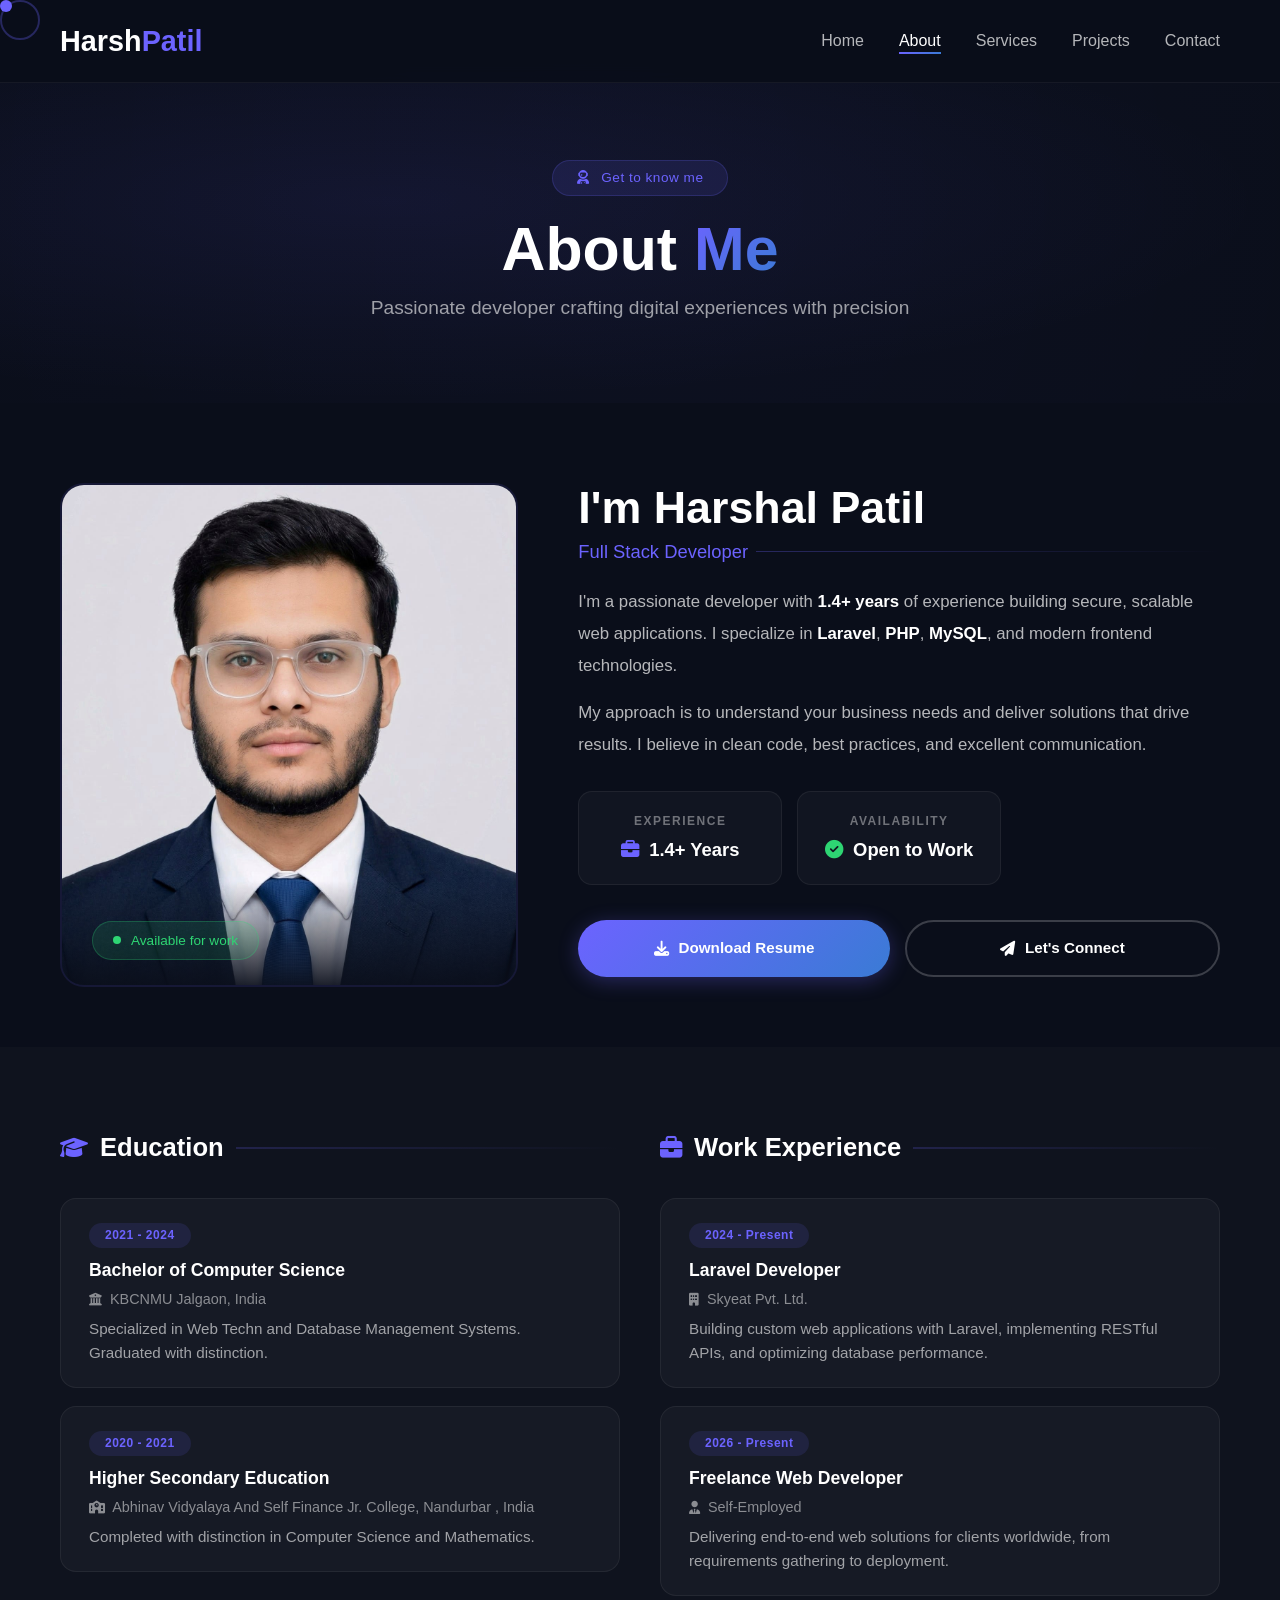
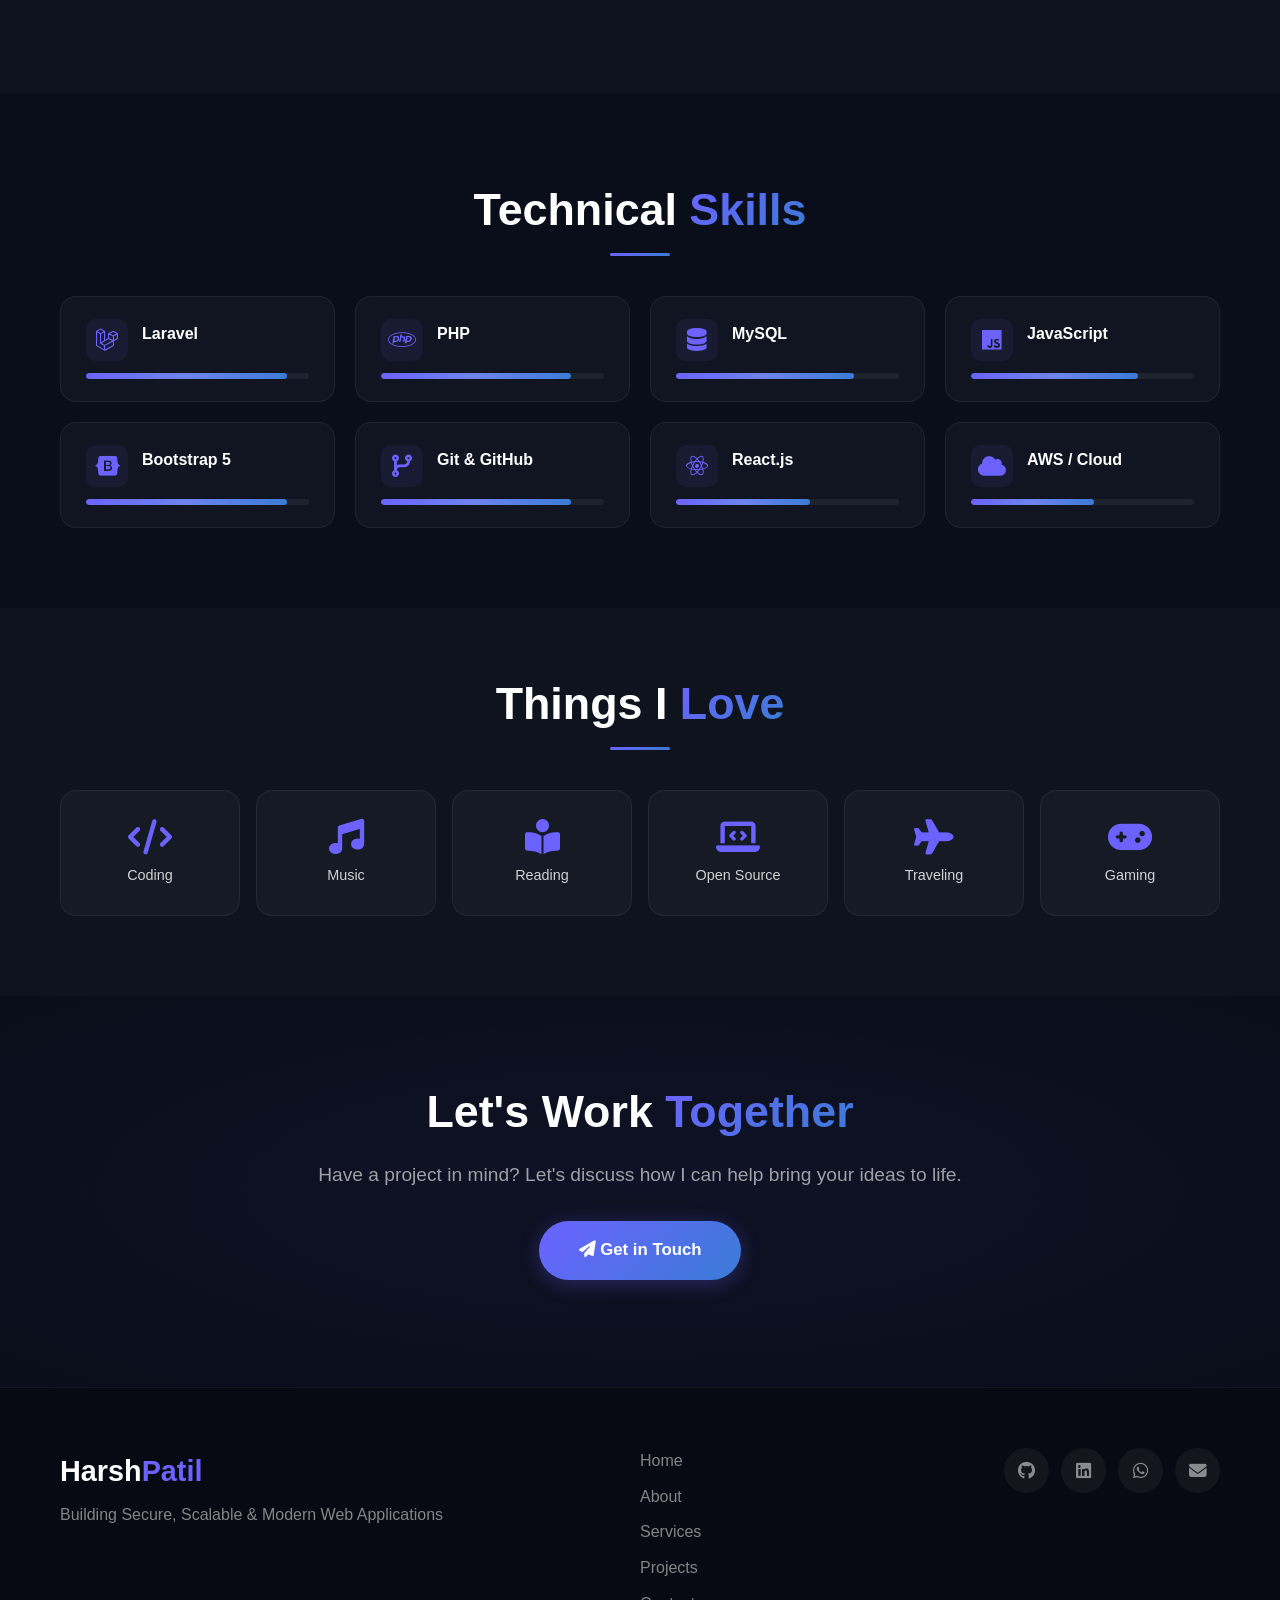
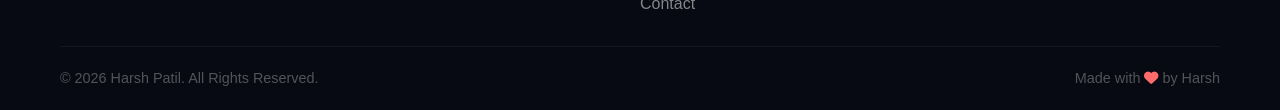
<file: about.html>
<!DOCTYPE html>
<html lang="en">
<head>
    <meta charset="UTF-8" />
    <meta name="viewport" content="width=device-width, initial-scale=1.0" />
    <title>About - Harshal Patil</title>
    <link rel="stylesheet" href="assets/css/style.css" />
    <link rel="stylesheet" href="https://cdnjs.cloudflare.com/ajax/libs/font-awesome/6.4.0/css/all.min.css" />
    <style>
        /* ====== ABOUT PAGE SPECIFIC STYLES ====== */
        
        /* Page Header */
        .page-header {
            padding: 160px 0 80px;
            text-align: center;
            position: relative;
            overflow: hidden;
            background: radial-gradient(ellipse at 30% 50%, rgba(108, 99, 255, 0.08), transparent 70%);
        }
        .page-header::before {
            content: '';
            position: absolute;
            top: -50%;
            left: -50%;
            width: 200%;
            height: 200%;
            background: radial-gradient(circle at center, rgba(108, 99, 255, 0.03), transparent 60%);
            animation: rotateGlow 30s linear infinite;
        }
        @keyframes rotateGlow {
            from { transform: rotate(0deg); }
            to { transform: rotate(360deg); }
        }
        .page-header .header-badge {
            display: inline-block;
            padding: 6px 24px;
            background: rgba(108, 99, 255, 0.12);
            border: 1px solid rgba(108, 99, 255, 0.2);
            border-radius: 50px;
            font-size: 0.85rem;
            color: #6c63ff;
            margin-bottom: 20px;
            position: relative;
            z-index: 1;
            letter-spacing: 0.5px;
        }
        .page-header .header-badge i {
            margin-right: 8px;
        }
        .page-header h1 {
            font-size: 3.8rem;
            font-weight: 800;
            position: relative;
            z-index: 1;
            line-height: 1.1;
        }
        .page-header h1 .highlight {
            background: linear-gradient(135deg, #6c63ff, #3a7bd5);
            -webkit-background-clip: text;
            -webkit-text-fill-color: transparent;
            background-clip: text;
        }
        .page-header .subtitle {
            color: rgba(255, 255, 255, 0.6);
            font-size: 1.2rem;
            position: relative;
            z-index: 1;
            margin-top: 10px;
        }

        /* About Content */
        .about-page {
            padding: 80px 0 60px;
        }
        .about-grid {
            display: grid;
            grid-template-columns: 1fr 1.4fr;
            gap: 60px;
            align-items: start;
        }

        /* About Image */
        .about-image-wrapper {
            position: relative;
        }
        .about-image {
            position: relative;
            border-radius: 24px;
            overflow: hidden;
            border: 2px solid rgba(108, 99, 255, 0.12);
            transition: all 0.5s cubic-bezier(0.175, 0.885, 0.32, 1.275);
        }
        .about-image:hover {
            border-color: rgba(108, 99, 255, 0.35);
            box-shadow: 0 20px 60px rgba(108, 99, 255, 0.1);
            transform: translateY(-5px);
        }
        .about-image img {
            width: 100%;
            height: 500px;
            object-fit: cover;
            transition: transform 0.6s cubic-bezier(0.175, 0.885, 0.32, 1.275);
        }
        .about-image:hover img {
            transform: scale(1.03);
        }
        .about-image .image-overlay {
            position: absolute;
            bottom: 0;
            left: 0;
            right: 0;
            padding: 40px 30px 25px;
            background: linear-gradient(to top, rgba(10, 14, 26, 0.92), transparent);
        }
        .image-overlay .status-badge {
            display: inline-flex;
            align-items: center;
            gap: 10px;
            padding: 8px 20px;
            background: rgba(46, 213, 115, 0.12);
            border: 1px solid rgba(46, 213, 115, 0.25);
            border-radius: 50px;
            color: #2ed573;
            font-size: 0.85rem;
            font-weight: 500;
        }
        .image-overlay .status-badge .dot {
            width: 8px;
            height: 8px;
            background: #2ed573;
            border-radius: 50%;
            animation: pulseDot 2s ease-in-out infinite;
        }
        @keyframes pulseDot {
            0%, 100% { opacity: 1; transform: scale(1); }
            50% { opacity: 0.5; transform: scale(0.7); }
        }

        /* Floating Elements */
        .floating-badge {
            position: absolute;
            padding: 12px 20px;
            background: rgba(255, 255, 255, 0.05);
            backdrop-filter: blur(12px);
            -webkit-backdrop-filter: blur(12px);
            border: 1px solid rgba(255, 255, 255, 0.08);
            border-radius: 12px;
            display: flex;
            align-items: center;
            gap: 10px;
            z-index: 3;
            font-size: 0.9rem;
            color: rgba(255, 255, 255, 0.8);
        }
        .floating-badge i {
            color: #6c63ff;
            font-size: 1.2rem;
        }
        .floating-badge .count {
            font-weight: 700;
            color: #fff;
        }
        .badge-top {
            top: 20px;
            right: -15px;
            animation: floatBadge 3s ease-in-out infinite;
        }
        .badge-bottom {
            bottom: 80px;
            left: -15px;
            animation: floatBadge 3s ease-in-out infinite 1.5s;
        }
        @keyframes floatBadge {
            0%, 100% { transform: translateY(0); }
            50% { transform: translateY(-10px); }
        }

        /* About Content */
        .about-content h2 {
            font-size: 2.8rem;
            font-weight: 700;
            margin-bottom: 4px;
            line-height: 1.1;
        }
        .about-content .role-title {
            font-size: 1.15rem;
            color: #6c63ff;
            font-weight: 500;
            margin-bottom: 20px;
            display: flex;
            align-items: center;
            gap: 8px;
        }
        .about-content .role-title .line {
            flex: 1;
            height: 1px;
            background: linear-gradient(to right, rgba(108, 99, 255, 0.3), transparent);
        }
        .about-content p {
            color: rgba(255, 255, 255, 0.7);
            line-height: 1.9;
            margin-bottom: 15px;
            font-size: 1.05rem;
        }
        .about-content p strong {
            color: #fff;
        }

        /* About Details */
        .about-details {
            display: grid;
            grid-template-columns: repeat(3, 1fr);
            gap: 15px;
            margin: 30px 0 35px;
        }
        .detail-item {
            padding: 20px 15px;
            background: rgba(255, 255, 255, 0.03);
            border: 1px solid rgba(255, 255, 255, 0.06);
            border-radius: 14px;
            text-align: center;
            transition: all 0.4s cubic-bezier(0.175, 0.885, 0.32, 1.275);
            cursor: default;
        }
        .detail-item:hover {
            background: rgba(108, 99, 255, 0.06);
            border-color: rgba(108, 99, 255, 0.2);
            transform: translateY(-4px);
            box-shadow: 0 10px 30px rgba(108, 99, 255, 0.05);
        }
        .detail-item .label {
            display: block;
            font-size: 0.75rem;
            color: rgba(255, 255, 255, 0.4);
            text-transform: uppercase;
            letter-spacing: 1.5px;
            font-weight: 600;
        }
        .detail-item .value {
            display: block;
            font-size: 1.15rem;
            font-weight: 700;
            color: #fff;
            margin-top: 4px;
        }
        .detail-item .value i {
            color: #6c63ff;
            margin-right: 5px;
        }
        .detail-item .value .check {
            color: #2ed573;
        }

        /* Action Buttons */
        .about-actions {
            display: flex;
            gap: 15px;
            flex-wrap: wrap;
        }
        .about-actions .btn {
            flex: 1;
            min-width: 160px;
            display: inline-flex;
            align-items: center;
            justify-content: center;
            gap: 10px;
        }

        /* ====== TIMELINE SECTION ====== */
        .timeline-section {
            padding: 80px 0;
            background: rgba(255, 255, 255, 0.02);
        }
        .timeline-grid {
            display: grid;
            grid-template-columns: 1fr 1fr;
            gap: 40px;
        }
        .timeline-column h2 {
            font-size: 1.6rem;
            margin-bottom: 30px;
            display: flex;
            align-items: center;
            gap: 12px;
            font-weight: 600;
        }
        .timeline-column h2 i {
            color: #6c63ff;
            font-size: 1.4rem;
        }
        .timeline-column h2::after {
            content: '';
            flex: 1;
            height: 2px;
            background: linear-gradient(to right, rgba(108, 99, 255, 0.2), transparent);
        }
        .timeline-item {
            padding: 22px 28px;
            background: rgba(255, 255, 255, 0.03);
            border: 1px solid rgba(255, 255, 255, 0.06);
            border-radius: 16px;
            margin-bottom: 18px;
            transition: all 0.4s cubic-bezier(0.175, 0.885, 0.32, 1.275);
            position: relative;
            overflow: hidden;
        }
        .timeline-item::before {
            content: '';
            position: absolute;
            top: 0;
            left: 0;
            width: 4px;
            height: 100%;
            background: linear-gradient(to bottom, #6c63ff, #3a7bd5);
            opacity: 0;
            transition: opacity 0.4s ease;
            border-radius: 0 4px 4px 0;
        }
        .timeline-item:hover {
            transform: translateX(6px);
            border-color: rgba(108, 99, 255, 0.2);
            box-shadow: 0 10px 30px rgba(108, 99, 255, 0.05);
        }
        .timeline-item:hover::before {
            opacity: 1;
        }
        .timeline-item .year-badge {
            display: inline-block;
            padding: 3px 16px;
            background: rgba(108, 99, 255, 0.12);
            border-radius: 50px;
            font-size: 0.75rem;
            color: #6c63ff;
            font-weight: 600;
            letter-spacing: 0.5px;
        }
        .timeline-item h3 {
            font-size: 1.1rem;
            margin: 8px 0 3px;
            font-weight: 600;
        }
        .timeline-item .company {
            color: rgba(255, 255, 255, 0.5);
            font-size: 0.9rem;
        }
        .timeline-item .company i {
            margin-right: 4px;
            font-size: 0.8rem;
        }
        .timeline-item .description {
            color: rgba(255, 255, 255, 0.6);
            font-size: 0.95rem;
            margin-top: 6px;
            line-height: 1.6;
        }

        /* ====== SKILLS SECTION ====== */
        .skills-section {
            padding: 80px 0;
        }
        .skills-grid {
            display: grid;
            grid-template-columns: repeat(auto-fit, minmax(260px, 1fr));
            gap: 20px;
            margin-top: 10px;
        }
        .skill-card {
            padding: 22px 25px;
            background: rgba(255, 255, 255, 0.03);
            border: 1px solid rgba(255, 255, 255, 0.06);
            border-radius: 16px;
            transition: all 0.4s cubic-bezier(0.175, 0.885, 0.32, 1.275);
        }
        .skill-card:hover {
            transform: translateY(-5px);
            border-color: rgba(108, 99, 255, 0.25);
            box-shadow: 0 10px 40px rgba(108, 99, 255, 0.06);
        }
        .skill-card .skill-header {
            display: flex;
            align-items: center;
            gap: 14px;
            margin-bottom: 12px;
        }
        .skill-card .skill-header .icon-wrapper {
            width: 42px;
            height: 42px;
            display: flex;
            align-items: center;
            justify-content: center;
            background: rgba(108, 99, 255, 0.08);
            border-radius: 10px;
            flex-shrink: 0;
        }
        .skill-card .skill-header .icon-wrapper i {
            font-size: 1.4rem;
            color: #6c63ff;
        }
        .skill-card .skill-header h3 {
            font-size: 1rem;
            font-weight: 600;
        }
        .skill-bar {
            width: 100%;
            height: 6px;
            background: rgba(255, 255, 255, 0.06);
            border-radius: 10px;
            overflow: hidden;
        }
        .skill-progress {
            height: 100%;
            border-radius: 10px;
            background: linear-gradient(90deg, #6c63ff, #3a7bd5);
            width: 0;
            transition: width 1.5s cubic-bezier(0.175, 0.885, 0.32, 1.275);
            position: relative;
        }
        .skill-progress::after {
            content: '';
            position: absolute;
            top: 0;
            left: 0;
            width: 100%;
            height: 100%;
            background: linear-gradient(90deg, transparent, rgba(255,255,255,0.15), transparent);
            animation: shimmer 2s infinite;
        }
        @keyframes shimmer {
            0% { transform: translateX(-100%); }
            100% { transform: translateX(100%); }
        }

        /* ====== INTERESTS SECTION ====== */
        .interests-section {
            padding: 60px 0 80px;
            background: rgba(255, 255, 255, 0.02);
        }
        .interests-grid {
            display: grid;
            grid-template-columns: repeat(auto-fit, minmax(140px, 1fr));
            gap: 16px;
        }
        .interest-item {
            padding: 28px 15px;
            text-align: center;
            background: rgba(255, 255, 255, 0.03);
            border: 1px solid rgba(255, 255, 255, 0.06);
            border-radius: 16px;
            transition: all 0.4s cubic-bezier(0.175, 0.885, 0.32, 1.275);
            cursor: default;
        }
        .interest-item:hover {
            transform: translateY(-5px) scale(1.03);
            border-color: rgba(108, 99, 255, 0.25);
            background: rgba(108, 99, 255, 0.05);
            box-shadow: 0 10px 30px rgba(108, 99, 255, 0.05);
        }
        .interest-item i {
            font-size: 2.2rem;
            color: #6c63ff;
            margin-bottom: 8px;
            display: block;
        }
        .interest-item span {
            font-size: 0.9rem;
            color: rgba(255, 255, 255, 0.8);
            font-weight: 500;
        }

        /* ====== TESTIMONIAL SECTION ====== */
        .testimonial-section {
            padding: 80px 0;
        }
        .testimonial-card {
            max-width: 780px;
            margin: 0 auto;
            padding: 45px 50px;
            text-align: center;
            background: rgba(255, 255, 255, 0.03);
            border: 1px solid rgba(255, 255, 255, 0.06);
            border-radius: 24px;
            position: relative;
            transition: all 0.4s ease;
        }
        .testimonial-card:hover {
            border-color: rgba(108, 99, 255, 0.15);
            box-shadow: 0 20px 60px rgba(108, 99, 255, 0.05);
        }
        .testimonial-card .quote-icon {
            font-size: 3rem;
            color: rgba(108, 99, 255, 0.12);
            margin-bottom: 15px;
        }
        .testimonial-card blockquote {
            font-size: 1.25rem;
            color: rgba(255, 255, 255, 0.85);
            font-style: italic;
            line-height: 1.9;
        }
        .testimonial-card .stars {
            margin: 15px 0;
            color: #f9ca24;
            letter-spacing: 3px;
            font-size: 1.1rem;
        }
        .testimonial-card .author {
            margin-top: 20px;
            display: flex;
            align-items: center;
            justify-content: center;
            gap: 14px;
        }
        .testimonial-card .author .avatar {
            width: 52px;
            height: 52px;
            border-radius: 50%;
            object-fit: cover;
            border: 2px solid rgba(108, 99, 255, 0.25);
        }
        .testimonial-card .author .info {
            text-align: left;
        }
        .testimonial-card .author .name {
            font-weight: 600;
            color: #fff;
            font-size: 1.05rem;
        }
        .testimonial-card .author .role {
            font-size: 0.85rem;
            color: rgba(255, 255, 255, 0.5);
        }

        /* ====== CTA SECTION ====== */
        .cta-section {
            padding: 80px 0 100px;
            background: radial-gradient(ellipse at center, rgba(108, 99, 255, 0.05), transparent);
            text-align: center;
        }
        .cta-section h2 {
            font-size: 2.8rem;
            margin-bottom: 12px;
        }
        .cta-section p {
            color: rgba(255, 255, 255, 0.6);
            font-size: 1.2rem;
            margin-bottom: 30px;
        }
        .cta-section .btn {
            padding: 16px 40px;
            font-size: 1.05rem;
        }
        .pulse-animation {
            animation: pulseBtn 2s ease-in-out infinite;
        }
        @keyframes pulseBtn {
            0%, 100% { box-shadow: 0 4px 25px rgba(108, 99, 255, 0.3); }
            50% { box-shadow: 0 4px 50px rgba(108, 99, 255, 0.5); }
        }

        /* ====== RESPONSIVE ====== */
        @media (max-width: 1024px) {
            .about-grid {
                grid-template-columns: 1fr;
                gap: 40px;
            }
            .about-image img {
                height: 400px;
            }
            .timeline-grid {
                grid-template-columns: 1fr;
                gap: 30px;
            }
            .badge-top, .badge-bottom {
                display: none;
            }
        }

        @media (max-width: 768px) {
            .page-header {
                padding: 130px 0 60px;
            }
            .page-header h1 {
                font-size: 2.8rem;
            }
            .page-header .subtitle {
                font-size: 1rem;
            }
            .about-content h2 {
                font-size: 2.2rem;
            }
            .about-details {
                grid-template-columns: 1fr 1fr;
            }
            .about-image img {
                height: 320px;
            }
            .about-actions .btn {
                flex: none;
                width: 100%;
            }
            .testimonial-card {
                padding: 30px 25px;
            }
            .testimonial-card blockquote {
                font-size: 1.1rem;
            }
            .cta-section h2 {
                font-size: 2.2rem;
            }
            .skills-grid {
                grid-template-columns: 1fr 1fr;
            }
        }

        @media (max-width: 480px) {
            .page-header h1 {
                font-size: 2.2rem;
            }
            .about-content h2 {
                font-size: 1.8rem;
            }
            .about-details {
                grid-template-columns: 1fr;
                gap: 10px;
            }
            .skills-grid {
                grid-template-columns: 1fr;
            }
            .interests-grid {
                grid-template-columns: repeat(2, 1fr);
            }
            .about-image img {
                height: 260px;
            }
            .testimonial-card blockquote {
                font-size: 1rem;
            }
            .cta-section h2 {
                font-size: 1.8rem;
            }
            .timeline-item {
                padding: 18px 20px;
            }
            .detail-item .value {
                font-size: 1rem;
            }
        }
    </style>
</head>
<body>
    <!-- ====== PRELOADER ====== -->
    <div id="preloader">
        <div class="loader">
            <div class="loader-ring"></div>
            <div class="loader-ring"></div>
            <div class="loader-ring"></div>
            <div class="loader-text">Loading...</div>
        </div>
    </div>

    <!-- ====== CUSTOM CURSOR ====== -->
    <div class="cursor"></div>
    <div class="cursor-follower"></div>

    <!-- ====== NAVBAR ====== -->
    <nav class="navbar" id="navbar">
        <div class="container">
            <a href="index.html" class="logo">Harsh<span>Patil</span></a>
            <ul class="nav-links">
                <li><a href="index.html">Home</a></li>
                <li><a href="about.html" class="active">About</a></li>
                <li><a href="services.html">Services</a></li>
                <li><a href="projects.html">Projects</a></li>
                <li><a href="contact.html">Contact</a></li>
            </ul>
            <div class="hamburger" id="hamburger">
                <span></span>
                <span></span>
                <span></span>
            </div>
        </div>
    </nav>

    <!-- ====== PAGE HEADER ====== -->
    <section class="page-header">
        <div class="container">
            <div class="header-badge">
                <i class="fas fa-user-astronaut"></i> Get to know me
            </div>
            <h1>About <span class="highlight">Me</span></h1>
            <p class="subtitle">Passionate developer crafting digital experiences with precision</p>
        </div>
    </section>

    <!-- ====== ABOUT CONTENT ====== -->
    <section class="about-page">
        <div class="container">
            <div class="about-grid">
                <div class="about-image-wrapper">
                    <div class="about-image">
                        <img src="assets/images/profile.jpg" alt="Harsh Patil" />
                        <div class="image-overlay">
                            <div class="status-badge">
                                <span class="dot"></span>
                                Available for work
                            </div>
                        </div>
                    </div>
                    <!-- Floating Badges -->
                    <!-- <div class="floating-badge badge-top">
                        <i class="fas fa-code"></i>
                        <div>
                            <span class="count">20+</span> Projects
                        </div>
                    </div>
                    <div class="floating-badge badge-bottom">
                        <i class="fas fa-trophy"></i>
                        <div>
                            <span class="count">100%</span> Satisfaction
                        </div>
                    </div> -->
                </div>
                <div class="about-content">
                    <h2>I'm Harshal Patil</h2>
                    <div class="role-title">
                         Full Stack Developer
                        <span class="line"></span>
                    </div>
                    <p>
                        I'm a passionate developer with <strong>1.4+ years</strong> of experience building 
                        secure, scalable web applications. I specialize in <strong>Laravel</strong>, 
                        <strong>PHP</strong>, <strong>MySQL</strong>, and modern frontend technologies.
                    </p>
                    <p>
                        My approach is to understand your business needs and deliver solutions that drive 
                        results. I believe in clean code, best practices, and excellent communication.
                    </p>
                    
                    <div class="about-details">
                        <div class="detail-item">
                            <span class="label">Experience</span>
                            <span class="value"><i class="fas fa-briefcase"></i> 1.4+ Years</span>
                        </div>
                        <!-- <div class="detail-item">
                            <span class="label">Projects</span>
                            <span class="value"><i class="fas fa-rocket"></i> 20+ Completed</span>
                        </div> -->
                        <div class="detail-item">
                            <span class="label">Availability</span>
                            <span class="value"><i class="fas fa-check-circle check"></i> Open to Work</span>
                        </div>
                    </div>

                    <div class="about-actions">
                        <a href="assets/resume/Harsh_Patil_Resume.pdf" class="btn btn-primary" download>
                            <i class="fas fa-download"></i> Download Resume
                        </a>
                        <a href="contact.html" class="btn btn-secondary">
                            <i class="fas fa-paper-plane"></i> Let's Connect
                        </a>
                    </div>
                </div>
            </div>
        </div>
    </section>

    <!-- ====== TIMELINE SECTION ====== -->
    <section class="timeline-section">
        <div class="container">
            <div class="timeline-grid">
                <div class="timeline-column">
                    <h2><i class="fas fa-graduation-cap"></i> Education</h2>
                    <div class="timeline-item">
                        <span class="year-badge">2021 - 2024</span>
                        <h3>Bachelor of Computer Science</h3>
                        <div class="company"><i class="fas fa-university"></i> KBCNMU Jalgaon, India</div>
                        <p class="description">Specialized in Web Techn and Database Management Systems. Graduated with distinction.</p>
                    </div>
                    <div class="timeline-item">
                        <span class="year-badge">2020 - 2021</span>
                        <h3>Higher Secondary Education</h3>
                        <div class="company"><i class="fas fa-school"></i> Abhinav Vidyalaya And Self Finance Jr. College, Nandurbar
, India</div>
                        <p class="description">Completed with distinction in Computer Science and Mathematics.</p>
                    </div>
                </div>
                <div class="timeline-column">
                    <h2><i class="fas fa-briefcase"></i> Work Experience</h2>
                    <div class="timeline-item">
                        <span class="year-badge">2024 - Present</span>
                        <h3>Laravel Developer</h3>
                        <div class="company"><i class="fas fa-building"></i> Skyeat Pvt. Ltd.</div>
                        <p class="description">Building custom web applications with Laravel, implementing RESTful APIs, and optimizing database performance.</p>
                    </div>
                    <div class="timeline-item">
                        <span class="year-badge">2026 - Present</span>
                        <h3>Freelance Web Developer</h3>
                        <div class="company"><i class="fas fa-user-tie"></i> Self-Employed</div>
                        <p class="description">Delivering end-to-end web solutions for clients worldwide, from requirements gathering to deployment.</p>
                    </div>
                </div>
            </div>
        </div>
    </section>

    <!-- ====== SKILLS SECTION ====== -->
    <section class="skills-section" id="skills">
        <div class="container">
            <h2 class="section-title">Technical <span class="gradient-text">Skills</span></h2>
            <div class="skills-grid">
                <div class="skill-card">
                    <div class="skill-header">
                        <div class="icon-wrapper"><i class="fab fa-laravel"></i></div>
                        <h3>Laravel</h3>
                    </div>
                    <div class="skill-bar">
                        <div class="skill-progress" style="width: 90%" data-width="90%"></div>
                    </div>
                </div>
                <div class="skill-card">
                    <div class="skill-header">
                        <div class="icon-wrapper"><i class="fab fa-php"></i></div>
                        <h3>PHP</h3>
                    </div>
                    <div class="skill-bar">
                        <div class="skill-progress" style="width: 85%" data-width="85%"></div>
                    </div>
                </div>
                <div class="skill-card">
                    <div class="skill-header">
                        <div class="icon-wrapper"><i class="fas fa-database"></i></div>
                        <h3>MySQL</h3>
                    </div>
                    <div class="skill-bar">
                        <div class="skill-progress" style="width: 80%" data-width="80%"></div>
                    </div>
                </div>
                <div class="skill-card">
                    <div class="skill-header">
                        <div class="icon-wrapper"><i class="fab fa-js"></i></div>
                        <h3>JavaScript</h3>
                    </div>
                    <div class="skill-bar">
                        <div class="skill-progress" style="width: 75%" data-width="75%"></div>
                    </div>
                </div>
                <div class="skill-card">
                    <div class="skill-header">
                        <div class="icon-wrapper"><i class="fab fa-bootstrap"></i></div>
                        <h3>Bootstrap 5</h3>
                    </div>
                    <div class="skill-bar">
                        <div class="skill-progress" style="width: 90%" data-width="90%"></div>
                    </div>
                </div>
                <div class="skill-card">
                    <div class="skill-header">
                        <div class="icon-wrapper"><i class="fas fa-code-branch"></i></div>
                        <h3>Git & GitHub</h3>
                    </div>
                    <div class="skill-bar">
                        <div class="skill-progress" style="width: 85%" data-width="85%"></div>
                    </div>
                </div>
                <div class="skill-card">
                    <div class="skill-header">
                        <div class="icon-wrapper"><i class="fab fa-react"></i></div>
                        <h3>React.js</h3>
                    </div>
                    <div class="skill-bar">
                        <div class="skill-progress" style="width: 60%" data-width="60%"></div>
                    </div>
                </div>
                <div class="skill-card">
                    <div class="skill-header">
                        <div class="icon-wrapper"><i class="fas fa-cloud"></i></div>
                        <h3>AWS / Cloud</h3>
                    </div>
                    <div class="skill-bar">
                        <div class="skill-progress" style="width: 55%" data-width="55%"></div>
                    </div>
                </div>
            </div>
        </div>
    </section>

    <!-- ====== INTERESTS SECTION ====== -->
    <section class="interests-section">
        <div class="container">
            <h2 class="section-title">Things I <span class="gradient-text">Love</span></h2>
            <div class="interests-grid">
                <div class="interest-item">
                    <i class="fas fa-code"></i>
                    <span>Coding</span>
                </div>
                <div class="interest-item">
                    <i class="fas fa-music"></i>
                    <span>Music</span>
                </div>
                <div class="interest-item">
                    <i class="fas fa-book-reader"></i>
                    <span>Reading</span>
                </div>
                <div class="interest-item">
                    <i class="fas fa-laptop-code"></i>
                    <span>Open Source</span>
                </div>
                <div class="interest-item">
                    <i class="fas fa-plane"></i>
                    <span>Traveling</span>
                </div>
                <div class="interest-item">
                    <i class="fas fa-gamepad"></i>
                    <span>Gaming</span>
                </div>
            </div>
        </div>
    </section>

    <!-- ====== TESTIMONIAL SECTION ====== -->
    <!-- <section class="testimonial-section">
        <div class="container">
            <div class="testimonial-card glassmorphism">
                <div class="quote-icon">
                    <i class="fas fa-quote-left"></i>
                </div>
                <blockquote>
                    "Harsh is an exceptional developer who consistently delivers high-quality work. 
                    His attention to detail and problem-solving skills make him a valuable asset to any project."
                </blockquote>
                <div class="stars">
                    <i class="fas fa-star"></i>
                    <i class="fas fa-star"></i>
                    <i class="fas fa-star"></i>
                    <i class="fas fa-star"></i>
                    <i class="fas fa-star"></i>
                </div>
                <div class="author">
                    <img src="assets/images/avatar-placeholder.jpg" alt="Client" class="avatar" />
                    <div class="info">
                        <div class="name">John Doe</div>
                        <div class="role">CEO, Tech Solutions Inc.</div>
                    </div>
                </div>
            </div>
        </div>
    </section> -->

    <!-- ====== CTA SECTION ====== -->
    <section class="cta-section">
        <div class="container">
            <h2>Let's Work <span class="gradient-text">Together</span></h2>
            <p>Have a project in mind? Let's discuss how I can help bring your ideas to life.</p>
            <a href="contact.html" class="btn btn-primary btn-large pulse-animation">
                <i class="fas fa-paper-plane"></i> Get in Touch
            </a>
        </div>
    </section>

    <!-- ====== FOOTER ====== -->
    <footer class="footer">
        <div class="container">
            <div class="footer-content">
                <div class="footer-brand">
                    <h3>Harsh<span>Patil</span></h3>
                    <p>Building Secure, Scalable &amp; Modern Web Applications</p>
                </div>
                <div class="footer-links">
                    <a href="index.html">Home</a>
                    <a href="about.html">About</a>
                    <a href="services.html">Services</a>
                    <a href="projects.html">Projects</a>
                    <a href="contact.html">Contact</a>
                </div>
                <div class="footer-social">
                    <a href="#" class="social-icon"><i class="fab fa-github"></i></a>
                    <a href="#" class="social-icon"><i class="fab fa-linkedin"></i></a>
                    <a href="#" class="social-icon"><i class="fab fa-whatsapp"></i></a>
                    <a href="#" class="social-icon"><i class="fas fa-envelope"></i></a>
                </div>
            </div>
            <div class="footer-bottom">
                <p>&copy; 2026 Harsh Patil. All Rights Reserved.</p>
                <div class="footer-heart">
                    Made with <i class="fas fa-heart"></i> by Harsh
                </div>
            </div>
        </div>
    </footer>

    <!-- ====== BACK TO TOP ====== -->
    <button class="back-to-top" id="back-to-top">
        <i class="fas fa-arrow-up"></i>
    </button>

    <script src="assets/js/script.js"></script>
</body>
</html>
</file>
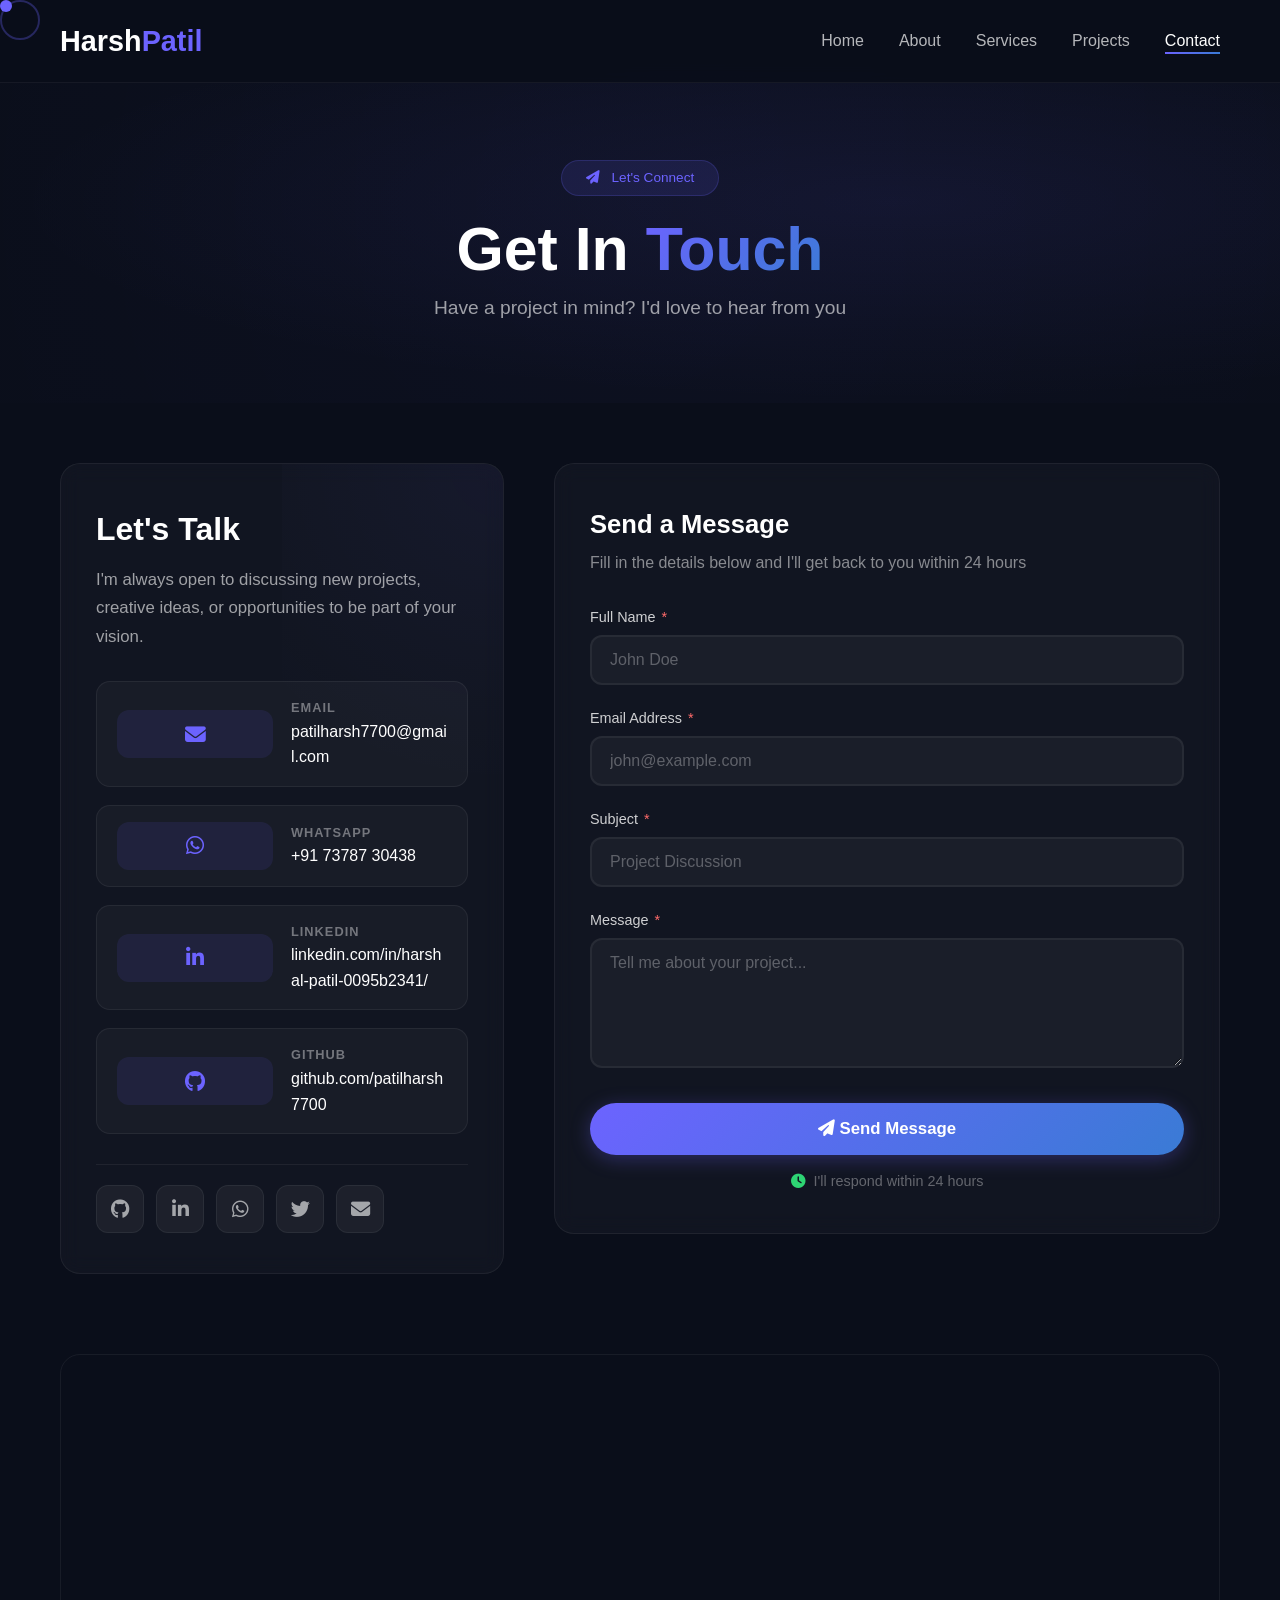
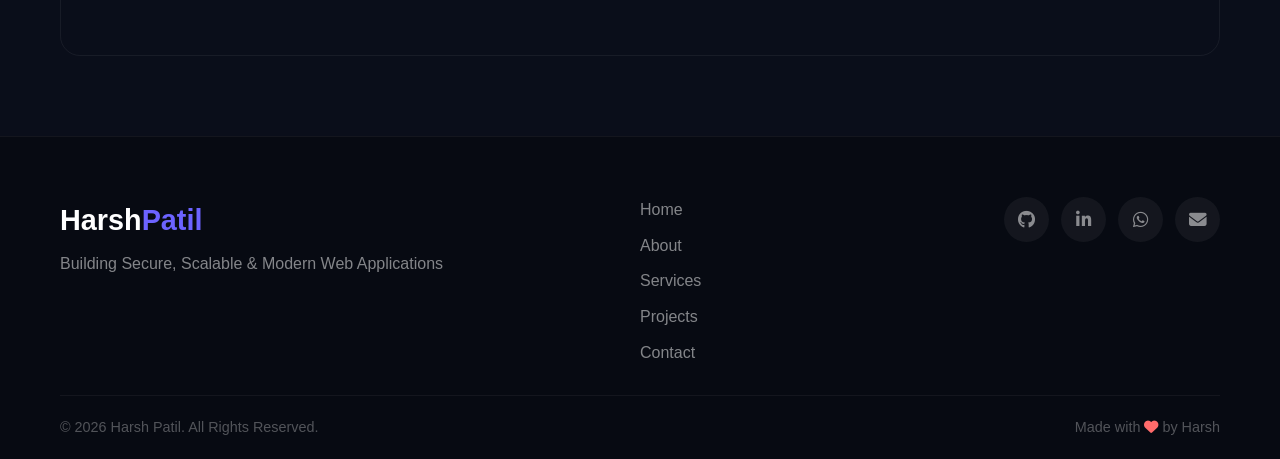
<file: contact.html>
<!DOCTYPE html>
<html lang="en">
<head>
    <meta charset="UTF-8" />
    <meta name="viewport" content="width=device-width, initial-scale=1.0" />
    <title>Contact - Harsh Patil</title>
    <link rel="stylesheet" href="assets/css/style.css" />
    <link rel="stylesheet" href="https://cdnjs.cloudflare.com/ajax/libs/font-awesome/6.4.0/css/all.min.css" />
    <style>
        /* ====== CONTACT PAGE SPECIFIC STYLES ====== */
        
        /* Page Header */
        .page-header {
            padding: 160px 0 80px;
            text-align: center;
            position: relative;
            overflow: hidden;
            background: radial-gradient(ellipse at 70% 50%, rgba(108, 99, 255, 0.08), transparent 70%);
        }
        .page-header::before {
            content: '';
            position: absolute;
            top: -50%;
            left: -50%;
            width: 200%;
            height: 200%;
            background: radial-gradient(circle at center, rgba(108, 99, 255, 0.03), transparent 60%);
            animation: rotateGlow 30s linear infinite;
        }
        @keyframes rotateGlow {
            from { transform: rotate(0deg); }
            to { transform: rotate(360deg); }
        }
        .page-header .header-badge {
            display: inline-block;
            padding: 6px 24px;
            background: rgba(108, 99, 255, 0.12);
            border: 1px solid rgba(108, 99, 255, 0.2);
            border-radius: 50px;
            font-size: 0.85rem;
            color: #6c63ff;
            margin-bottom: 20px;
            position: relative;
            z-index: 1;
        }
        .page-header .header-badge i {
            margin-right: 8px;
        }
        .page-header h1 {
            font-size: 3.8rem;
            font-weight: 800;
            position: relative;
            z-index: 1;
            line-height: 1.1;
        }
        .page-header h1 .highlight {
            background: linear-gradient(135deg, #6c63ff, #3a7bd5);
            -webkit-background-clip: text;
            -webkit-text-fill-color: transparent;
            background-clip: text;
        }
        .page-header .subtitle {
            color: rgba(255, 255, 255, 0.6);
            font-size: 1.2rem;
            position: relative;
            z-index: 1;
            margin-top: 10px;
        }

        /* Contact Page Layout */
        .contact-page {
            padding: 60px 0 80px;
        }
        .contact-wrapper {
            display: grid;
            grid-template-columns: 1fr 1.5fr;
            gap: 50px;
            align-items: start;
        }

        /* Contact Info Section */
        .contact-info-section {
            padding: 40px 35px;
            background: rgba(255, 255, 255, 0.03);
            border: 1px solid rgba(255, 255, 255, 0.06);
            border-radius: 20px;
            position: relative;
            overflow: hidden;
        }
        .contact-info-section::before {
            content: '';
            position: absolute;
            top: -50%;
            right: -50%;
            width: 100%;
            height: 100%;
            background: radial-gradient(circle, rgba(108, 99, 255, 0.05), transparent 70%);
            pointer-events: none;
        }
        .contact-info-section h2 {
            font-size: 2rem;
            font-weight: 700;
            margin-bottom: 10px;
            position: relative;
            z-index: 1;
        }
        .contact-info-section > p {
            color: rgba(255, 255, 255, 0.6);
            margin-bottom: 30px;
            font-size: 1.05rem;
            position: relative;
            z-index: 1;
            line-height: 1.7;
        }

        /* Contact Details */
        .contact-details {
            display: flex;
            flex-direction: column;
            gap: 18px;
            margin-bottom: 30px;
            position: relative;
            z-index: 1;
        }
        .contact-item {
            display: flex;
            align-items: center;
            gap: 18px;
            padding: 16px 20px;
            background: rgba(255, 255, 255, 0.03);
            border: 1px solid rgba(255, 255, 255, 0.06);
            border-radius: 14px;
            transition: all 0.4s cubic-bezier(0.175, 0.885, 0.32, 1.275);
        }
        .contact-item:hover {
            background: rgba(108, 99, 255, 0.05);
            border-color: rgba(108, 99, 255, 0.2);
            transform: translateX(5px);
        }
        .contact-item .icon-wrapper {
            width: 48px;
            height: 48px;
            display: flex;
            align-items: center;
            justify-content: center;
            background: rgba(108, 99, 255, 0.1);
            border-radius: 12px;
            flex-shrink: 0;
            transition: all 0.3s ease;
        }
        .contact-item:hover .icon-wrapper {
            background: rgba(108, 99, 255, 0.2);
            transform: scale(1.05);
        }
        .contact-item .icon-wrapper i {
            font-size: 1.3rem;
            color: #6c63ff;
        }
        .contact-item div {
            flex: 1;
            min-width: 0;
        }
        .contact-item strong {
            display: block;
            font-size: 0.8rem;
            color: rgba(255, 255, 255, 0.4);
            text-transform: uppercase;
            letter-spacing: 1px;
            font-weight: 600;
        }
        .contact-item a {
            color: #fff;
            font-size: 1rem;
            transition: color 0.3s ease;
            word-break: break-all;
        }
        .contact-item a:hover {
            color: #6c63ff;
        }

        /* Social Links */
        .social-links {
            display: flex;
            gap: 12px;
            position: relative;
            z-index: 1;
            padding-top: 20px;
            border-top: 1px solid rgba(255, 255, 255, 0.06);
        }
        .social-btn {
            width: 48px;
            height: 48px;
            display: flex;
            align-items: center;
            justify-content: center;
            background: rgba(255, 255, 255, 0.05);
            border: 1px solid rgba(255, 255, 255, 0.06);
            border-radius: 12px;
            color: rgba(255, 255, 255, 0.6);
            font-size: 1.2rem;
            transition: all 0.4s cubic-bezier(0.175, 0.885, 0.32, 1.275);
        }
        .social-btn:hover {
            background: rgba(108, 99, 255, 0.15);
            border-color: rgba(108, 99, 255, 0.3);
            color: #6c63ff;
            transform: translateY(-3px) scale(1.05);
            box-shadow: 0 8px 25px rgba(108, 99, 255, 0.15);
        }

        /* Contact Form Section */
        .contact-form-section {
            padding: 40px 35px;
            background: rgba(255, 255, 255, 0.03);
            border: 1px solid rgba(255, 255, 255, 0.06);
            border-radius: 20px;
        }
        .contact-form-section .form-header {
            margin-bottom: 30px;
        }
        .contact-form-section .form-header h3 {
            font-size: 1.6rem;
            font-weight: 700;
            margin-bottom: 5px;
        }
        .contact-form-section .form-header p {
            color: rgba(255, 255, 255, 0.5);
        }

        /* Form Elements */
        .form-group {
            margin-bottom: 22px;
        }
        .form-group label {
            display: block;
            font-size: 0.9rem;
            font-weight: 500;
            color: rgba(255, 255, 255, 0.8);
            margin-bottom: 6px;
        }
        .form-group label .required {
            color: #ff6b6b;
            margin-left: 2px;
        }
        .form-group input,
        .form-group textarea {
            width: 100%;
            padding: 14px 18px;
            background: rgba(255, 255, 255, 0.04);
            border: 2px solid rgba(255, 255, 255, 0.06);
            border-radius: 12px;
            color: #fff;
            font-size: 1rem;
            font-family: inherit;
            transition: all 0.4s ease;
            outline: none;
        }
        .form-group input::placeholder,
        .form-group textarea::placeholder {
            color: rgba(255, 255, 255, 0.3);
        }
        .form-group input:focus,
        .form-group textarea:focus {
            border-color: rgba(108, 99, 255, 0.4);
            background: rgba(255, 255, 255, 0.06);
            box-shadow: 0 0 0 4px rgba(108, 99, 255, 0.05);
        }
        .form-group input.error,
        .form-group textarea.error {
            border-color: #ff6b6b;
        }
        .form-group .error-message {
            color: #ff6b6b;
            font-size: 0.85rem;
            margin-top: 5px;
            display: none;
        }
        .form-group .error-message.show {
            display: block;
        }
        .form-group textarea {
            resize: vertical;
            min-height: 130px;
        }

        /* Submit Button */
        .contact-form-section .btn-submit {
            width: 100%;
            padding: 16px;
            font-size: 1.05rem;
            display: inline-flex;
            align-items: center;
            justify-content: center;
            gap: 10px;
            margin-top: 5px;
        }
        .contact-form-section .btn-submit .spinner {
            display: none;
            width: 20px;
            height: 20px;
            border: 2px solid rgba(255, 255, 255, 0.2);
            border-top-color: #fff;
            border-radius: 50%;
            animation: spin 0.8s linear infinite;
        }
        @keyframes spin {
            to { transform: rotate(360deg); }
        }
        .contact-form-section .btn-submit.loading .spinner {
            display: inline-block;
        }
        .contact-form-section .btn-submit.loading .btn-text {
            display: none;
        }
        .contact-form-section .btn-submit.loading .btn-text-loading {
            display: inline;
        }
        .contact-form-section .btn-submit .btn-text-loading {
            display: none;
        }

        .form-note {
            text-align: center;
            color: rgba(255, 255, 255, 0.35);
            font-size: 0.9rem;
            margin-top: 15px;
        }
        .form-note i {
            color: #2ed573;
            margin-right: 5px;
        }

        /* Success Message */
        .form-success {
            display: none;
            text-align: center;
            padding: 40px 20px;
        }
        .form-success.show {
            display: block;
            animation: fadeInUp 0.5s ease;
        }
        @keyframes fadeInUp {
            from {
                opacity: 0;
                transform: translateY(20px);
            }
            to {
                opacity: 1;
                transform: translateY(0);
            }
        }
        .form-success .success-icon {
            width: 80px;
            height: 80px;
            margin: 0 auto 20px;
            display: flex;
            align-items: center;
            justify-content: center;
            background: rgba(46, 213, 115, 0.12);
            border: 2px solid rgba(46, 213, 115, 0.2);
            border-radius: 50%;
            font-size: 2.5rem;
            color: #2ed573;
        }
        .form-success h3 {
            font-size: 1.8rem;
            margin-bottom: 10px;
        }
        .form-success p {
            color: rgba(255, 255, 255, 0.6);
            font-size: 1.05rem;
        }

        /* ====== RESPONSIVE ====== */
        @media (max-width: 1024px) {
            .contact-wrapper {
                grid-template-columns: 1fr;
                gap: 40px;
            }
        }

        @media (max-width: 768px) {
            .page-header {
                padding: 130px 0 60px;
            }
            .page-header h1 {
                font-size: 2.8rem;
            }
            .page-header .subtitle {
                font-size: 1rem;
            }
            .contact-info-section,
            .contact-form-section {
                padding: 30px 20px;
            }
            .contact-info-section h2 {
                font-size: 1.6rem;
            }
            .contact-item {
                padding: 14px 16px;
            }
            .contact-item .icon-wrapper {
                width: 42px;
                height: 42px;
            }
            .social-btn {
                width: 44px;
                height: 44px;
            }
            .contact-form-section .form-header h3 {
                font-size: 1.3rem;
            }
        }

        @media (max-width: 480px) {
            .page-header h1 {
                font-size: 2.2rem;
            }
            .contact-info-section,
            .contact-form-section {
                padding: 25px 16px;
            }
            .contact-details {
                gap: 12px;
            }
            .contact-item {
                flex-direction: column;
                text-align: center;
                padding: 20px 16px;
            }
            .contact-item .icon-wrapper {
                width: 50px;
                height: 50px;
            }
            .social-links {
                justify-content: center;
            }
            .form-group input,
            .form-group textarea {
                padding: 12px 14px;
                font-size: 0.95rem;
            }
            .contact-form-section .btn-submit {
                font-size: 0.95rem;
                padding: 14px;
            }
        }
    </style>
</head>
<body>
    <!-- ====== PRELOADER ====== -->
    <div id="preloader">
        <div class="loader">
            <div class="loader-ring"></div>
            <div class="loader-ring"></div>
            <div class="loader-ring"></div>
            <div class="loader-text">Loading...</div>
        </div>
    </div>

    <!-- ====== CUSTOM CURSOR ====== -->
    <div class="cursor"></div>
    <div class="cursor-follower"></div>

    <!-- ====== NAVBAR ====== -->
    <nav class="navbar" id="navbar">
        <div class="container">
            <a href="index.html" class="logo">Harsh<span>Patil</span></a>
            <ul class="nav-links">
                <li><a href="index.html">Home</a></li>
                <li><a href="about.html">About</a></li>
                <li><a href="services.html">Services</a></li>
                <li><a href="projects.html">Projects</a></li>
                <li><a href="contact.html" class="active">Contact</a></li>
            </ul>
            <div class="hamburger" id="hamburger">
                <span></span>
                <span></span>
                <span></span>
            </div>
        </div>
    </nav>

    <!-- ====== PAGE HEADER ====== -->
    <section class="page-header">
        <div class="container">
            <div class="header-badge">
                <i class="fas fa-paper-plane"></i> Let's Connect
            </div>
            <h1>Get In <span class="highlight">Touch</span></h1>
            <p class="subtitle">Have a project in mind? I'd love to hear from you</p>
        </div>
    </section>

    <!-- ====== CONTACT SECTION ====== -->
    <section class="contact-page">
        <div class="container">
            <div class="contact-wrapper">
                <!-- Contact Info -->
                <div class="contact-info-section glassmorphism">
                    <h2>Let's Talk</h2>
                    <p>I'm always open to discussing new projects, creative ideas, or opportunities to be part of your vision.</p>
                    
                    <div class="contact-details">
                        <div class="contact-item">
                            <div class="icon-wrapper">
                                <i class="fas fa-envelope"></i>
                            </div>
                            <div>
                                <strong>Email</strong>
                                <a href="mailto:patilharsh7700@gmail.com">patilharsh7700@gmail.com</a>
                            </div>
                        </div>
                        <div class="contact-item">
                            <div class="icon-wrapper">
                                <i class="fab fa-whatsapp"></i>
                            </div>
                            <div>
                                <strong>WhatsApp</strong>
                                <a href="https://wa.me/917378730438">+91 73787 30438</a>
                            </div>
                        </div>
                        <div class="contact-item">
                            <div class="icon-wrapper">
                                <i class="fab fa-linkedin-in"></i>
                            </div>
                            <div>
                                <strong>LinkedIn</strong>
                                <a href="https://www.linkedin.com/in/harshal-patil-0095b2341/">linkedin.com/in/harshal-patil-0095b2341/</a>
                            </div>
                        </div>
                        <div class="contact-item">
                            <div class="icon-wrapper">
                                <i class="fab fa-github"></i>
                            </div>
                            <div>
                                <strong>GitHub</strong>
                                <a href="https://github.com/patilharsh7700">github.com/patilharsh7700</a>
                            </div>
                        </div>
                    </div>

                    <div class="social-links">
                        <a href="#" class="social-btn" aria-label="GitHub"><i class="fab fa-github"></i></a>
                        <a href="#" class="social-btn" aria-label="LinkedIn"><i class="fab fa-linkedin-in"></i></a>
                        <a href="#" class="social-btn" aria-label="WhatsApp"><i class="fab fa-whatsapp"></i></a>
                        <a href="#" class="social-btn" aria-label="Twitter"><i class="fab fa-twitter"></i></a>
                        <a href="#" class="social-btn" aria-label="Email"><i class="fas fa-envelope"></i></a>
                    </div>
                </div>

                <!-- Contact Form -->
                <div class="contact-form-section glassmorphism">
                    <div class="form-header">
                        <h3>Send a Message</h3>
                        <p>Fill in the details below and I'll get back to you within 24 hours</p>
                    </div>

                    <!-- Form -->
                    <form id="contactForm" action="https://formsubmit.co/your-email@example.com" method="POST" novalidate>
                        <div class="form-group">
                            <label for="name">Full Name <span class="required">*</span></label>
                            <input type="text" id="name" name="name" placeholder="John Doe" required />
                            <div class="error-message" id="nameError">Please enter your name</div>
                        </div>
                        <div class="form-group">
                            <label for="email">Email Address <span class="required">*</span></label>
                            <input type="email" id="email" name="email" placeholder="john@example.com" required />
                            <div class="error-message" id="emailError">Please enter a valid email address</div>
                        </div>
                        <div class="form-group">
                            <label for="subject">Subject <span class="required">*</span></label>
                            <input type="text" id="subject" name="subject" placeholder="Project Discussion" required />
                            <div class="error-message" id="subjectError">Please enter a subject</div>
                        </div>
                        <div class="form-group">
                            <label for="message">Message <span class="required">*</span></label>
                            <textarea id="message" name="message" rows="5" placeholder="Tell me about your project..." required></textarea>
                            <div class="error-message" id="messageError">Please enter your message</div>
                        </div>
                        
                        <!-- FormSubmit options -->
                        <input type="hidden" name="_captcha" value="false" />
                        <input type="hidden" name="_template" value="table" />
                        <input type="hidden" name="_next" value="https://your-site.com/thank-you.html" />
                        
                        <button type="submit" class="btn btn-primary btn-submit" id="submitBtn">
                            <span class="spinner"></span>
                            <span class="btn-text"><i class="fas fa-paper-plane"></i> Send Message</span>
                            <span class="btn-text-loading">Sending...</span>
                        </button>
                        <p class="form-note"><i class="fas fa-clock"></i> I'll respond within 24 hours</p>
                    </form>

                    <!-- Success Message -->
                    <div class="form-success" id="formSuccess">
                        <div class="success-icon">
                            <i class="fas fa-check"></i>
                        </div>
                        <h3>Message Sent!</h3>
                        <p>Thank you for reaching out. I'll get back to you within 24 hours.</p>
                    </div>
                </div>
            </div>
        </div>
    </section>

    <!-- ====== MAP OR LOCATION (Optional) ====== -->
    <section class="map-section" style="padding: 0 0 80px;">
        <div class="container">
            <div class="map-wrapper" style="border-radius: 20px; overflow: hidden; border: 1px solid rgba(255,255,255,0.06);">
              <iframe 
    src="https://www.google.com/maps/embed?pb=!1m18!1m12!1m3!1d242117.6815705162!2d73.6070781735156!3d18.56042884867614!2m3!1f0!2f0!3f0!3m2!1i1024!2i768!4f13.1!3m3!1m2!1s0x3bc2bf2e67461101%3A0x828d43bf9d9ee343!2sHinjewadi%2C%20Pimpri-Chinchwad%2C%20Maharashtra!5e0!3m2!1sen!2sin!4v1700000000000!5m2!1sen!2sin" 
    width="100%" 
    height="300" 
    style="border:0; display:block;" 
    allowfullscreen="" 
    loading="lazy"
    referrerpolicy="no-referrer-when-downgrade">
</iframe>
            </div>
        </div>
    </section>

    <!-- ====== FOOTER ====== -->
    <footer class="footer">
        <div class="container">
            <div class="footer-content">
                <div class="footer-brand">
                    <h3>Harsh<span>Patil</span></h3>
                    <p>Building Secure, Scalable &amp; Modern Web Applications</p>
                </div>
                <div class="footer-links">
                    <a href="index.html">Home</a>
                    <a href="about.html">About</a>
                    <a href="services.html">Services</a>
                    <a href="projects.html">Projects</a>
                    <a href="contact.html">Contact</a>
                </div>
                <div class="footer-social">
                    <a href="#" class="social-icon"><i class="fab fa-github"></i></a>
                    <a href="#" class="social-icon"><i class="fab fa-linkedin-in"></i></a>
                    <a href="#" class="social-icon"><i class="fab fa-whatsapp"></i></a>
                    <a href="#" class="social-icon"><i class="fas fa-envelope"></i></a>
                </div>
            </div>
            <div class="footer-bottom">
                <p>&copy; 2026 Harsh Patil. All Rights Reserved.</p>
                <div class="footer-heart">
                    Made with <i class="fas fa-heart"></i> by Harsh
                </div>
            </div>
        </div>
    </footer>

    <!-- ====== BACK TO TOP ====== -->
    <button class="back-to-top" id="back-to-top">
        <i class="fas fa-arrow-up"></i>
    </button>

    <script src="assets/js/script.js"></script>
    <script>
        // ====== CONTACT FORM HANDLING ======
        document.addEventListener('DOMContentLoaded', function() {
            const form = document.getElementById('contactForm');
            const submitBtn = document.getElementById('submitBtn');
            const successDiv = document.getElementById('formSuccess');
            
            // Form validation
            function validateField(input, errorId) {
                const errorEl = document.getElementById(errorId);
                if (!input.value.trim()) {
                    input.classList.add('error');
                    errorEl.classList.add('show');
                    return false;
                } else {
                    input.classList.remove('error');
                    errorEl.classList.remove('show');
                    return true;
                }
            }

            function validateEmail(input, errorId) {
                const errorEl = document.getElementById(errorId);
                const emailRegex = /^[^\s@]+@[^\s@]+\.[^\s@]+$/;
                if (!input.value.trim() || !emailRegex.test(input.value.trim())) {
                    input.classList.add('error');
                    errorEl.classList.add('show');
                    return false;
                } else {
                    input.classList.remove('error');
                    errorEl.classList.remove('show');
                    return true;
                }
            }

            // Real-time validation on blur
            document.getElementById('name').addEventListener('blur', function() {
                validateField(this, 'nameError');
            });
            document.getElementById('email').addEventListener('blur', function() {
                validateEmail(this, 'emailError');
            });
            document.getElementById('subject').addEventListener('blur', function() {
                validateField(this, 'subjectError');
            });
            document.getElementById('message').addEventListener('blur', function() {
                validateField(this, 'messageError');
            });

            // Form submit
            form.addEventListener('submit', function(e) {
                e.preventDefault();
                
                // Validate all fields
                const isNameValid = validateField(document.getElementById('name'), 'nameError');
                const isEmailValid = validateEmail(document.getElementById('email'), 'emailError');
                const isSubjectValid = validateField(document.getElementById('subject'), 'subjectError');
                const isMessageValid = validateField(document.getElementById('message'), 'messageError');
                
                if (!isNameValid || !isEmailValid || !isSubjectValid || !isMessageValid) {
                    // Scroll to first error
                    const firstError = document.querySelector('.form-group input.error, .form-group textarea.error');
                    if (firstError) {
                        firstError.focus();
                    }
                    return;
                }

                // Show loading state
                submitBtn.classList.add('loading');
                submitBtn.disabled = true;

                // Simulate form submission (replace with actual AJAX if needed)
                setTimeout(() => {
                    // Hide form, show success
                    form.style.display = 'none';
                    successDiv.classList.add('show');
                    
                    // Reset loading state
                    submitBtn.classList.remove('loading');
                    submitBtn.disabled = false;
                }, 1500);

                // Uncomment below for actual form submission via AJAX
                /*
                const formData = new FormData(form);
                fetch(form.action, {
                    method: 'POST',
                    body: formData
                })
                .then(response => response.json())
                .then(data => {
                    form.style.display = 'none';
                    successDiv.classList.add('show');
                    submitBtn.classList.remove('loading');
                    submitBtn.disabled = false;
                })
                .catch(error => {
                    alert('Something went wrong. Please try again.');
                    submitBtn.classList.remove('loading');
                    submitBtn.disabled = false;
                });
                */
            });
        });
    </script>
</body>
</html>
</file>
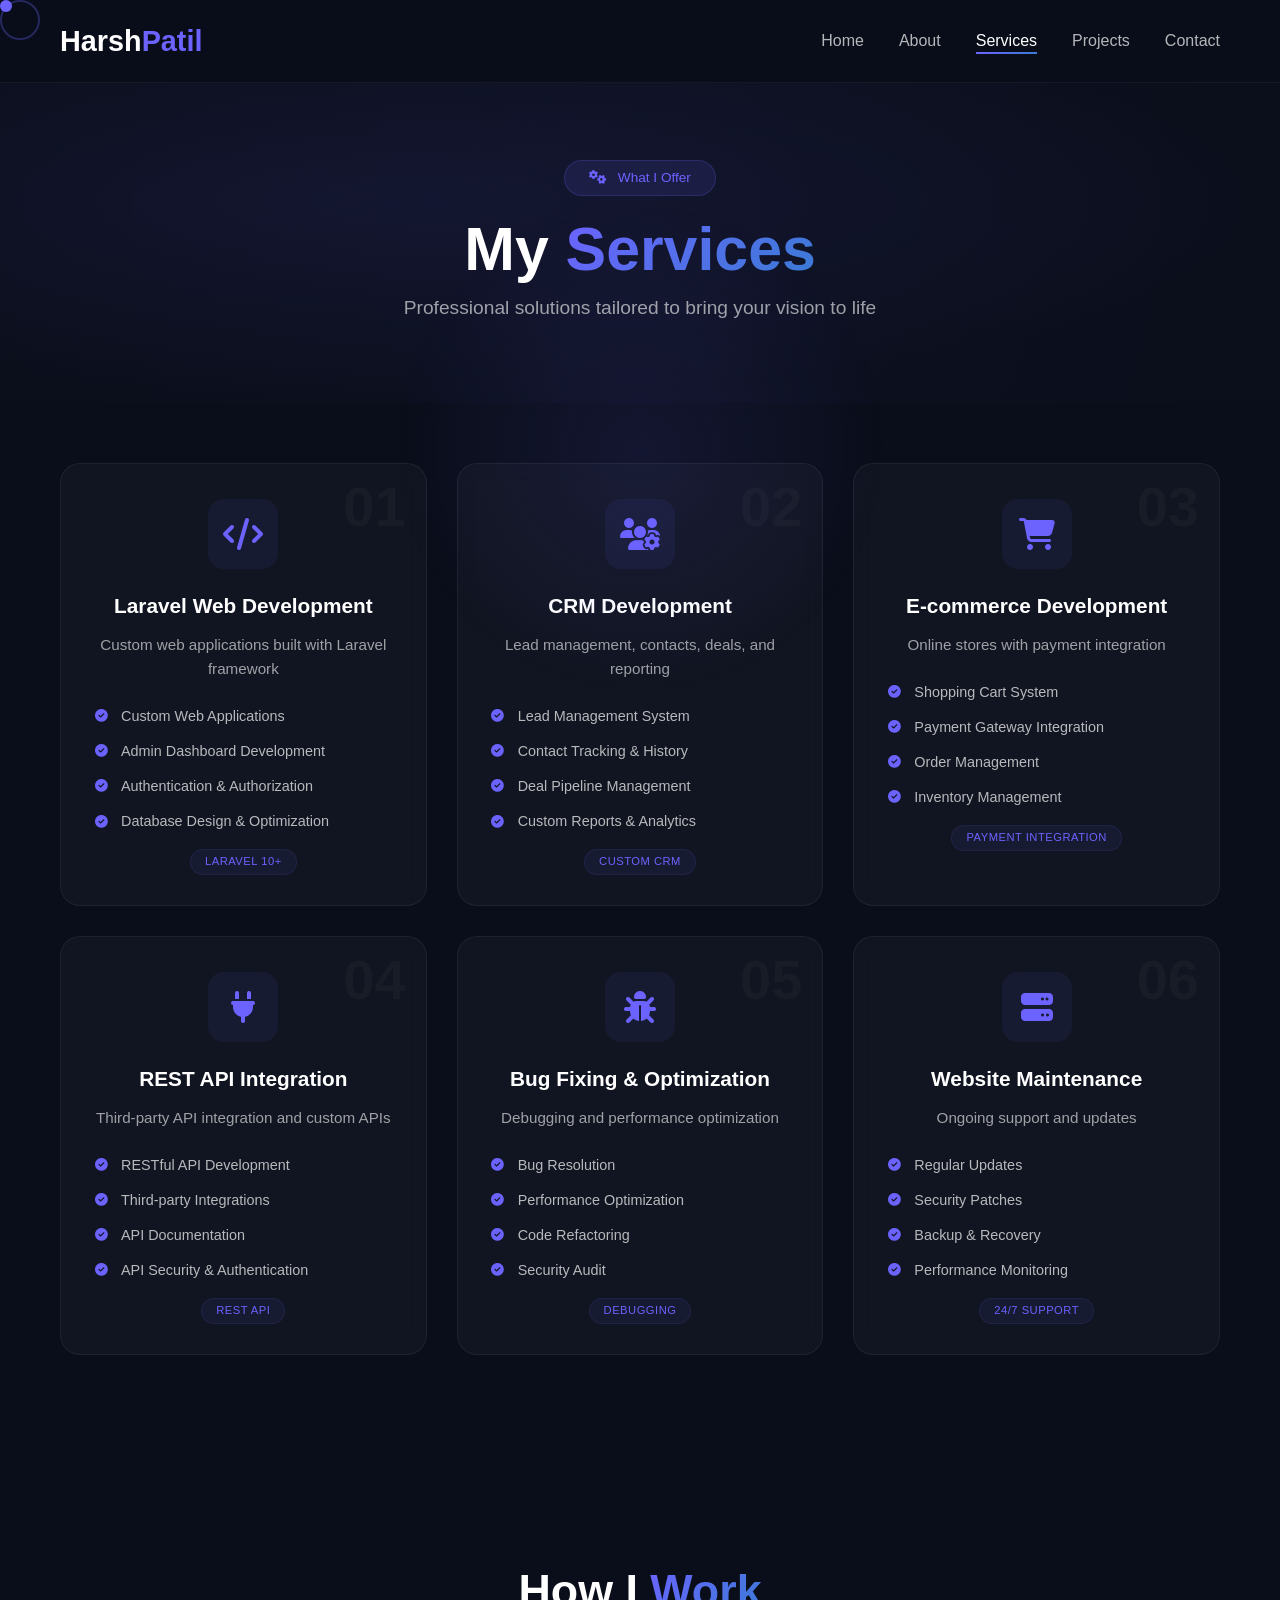
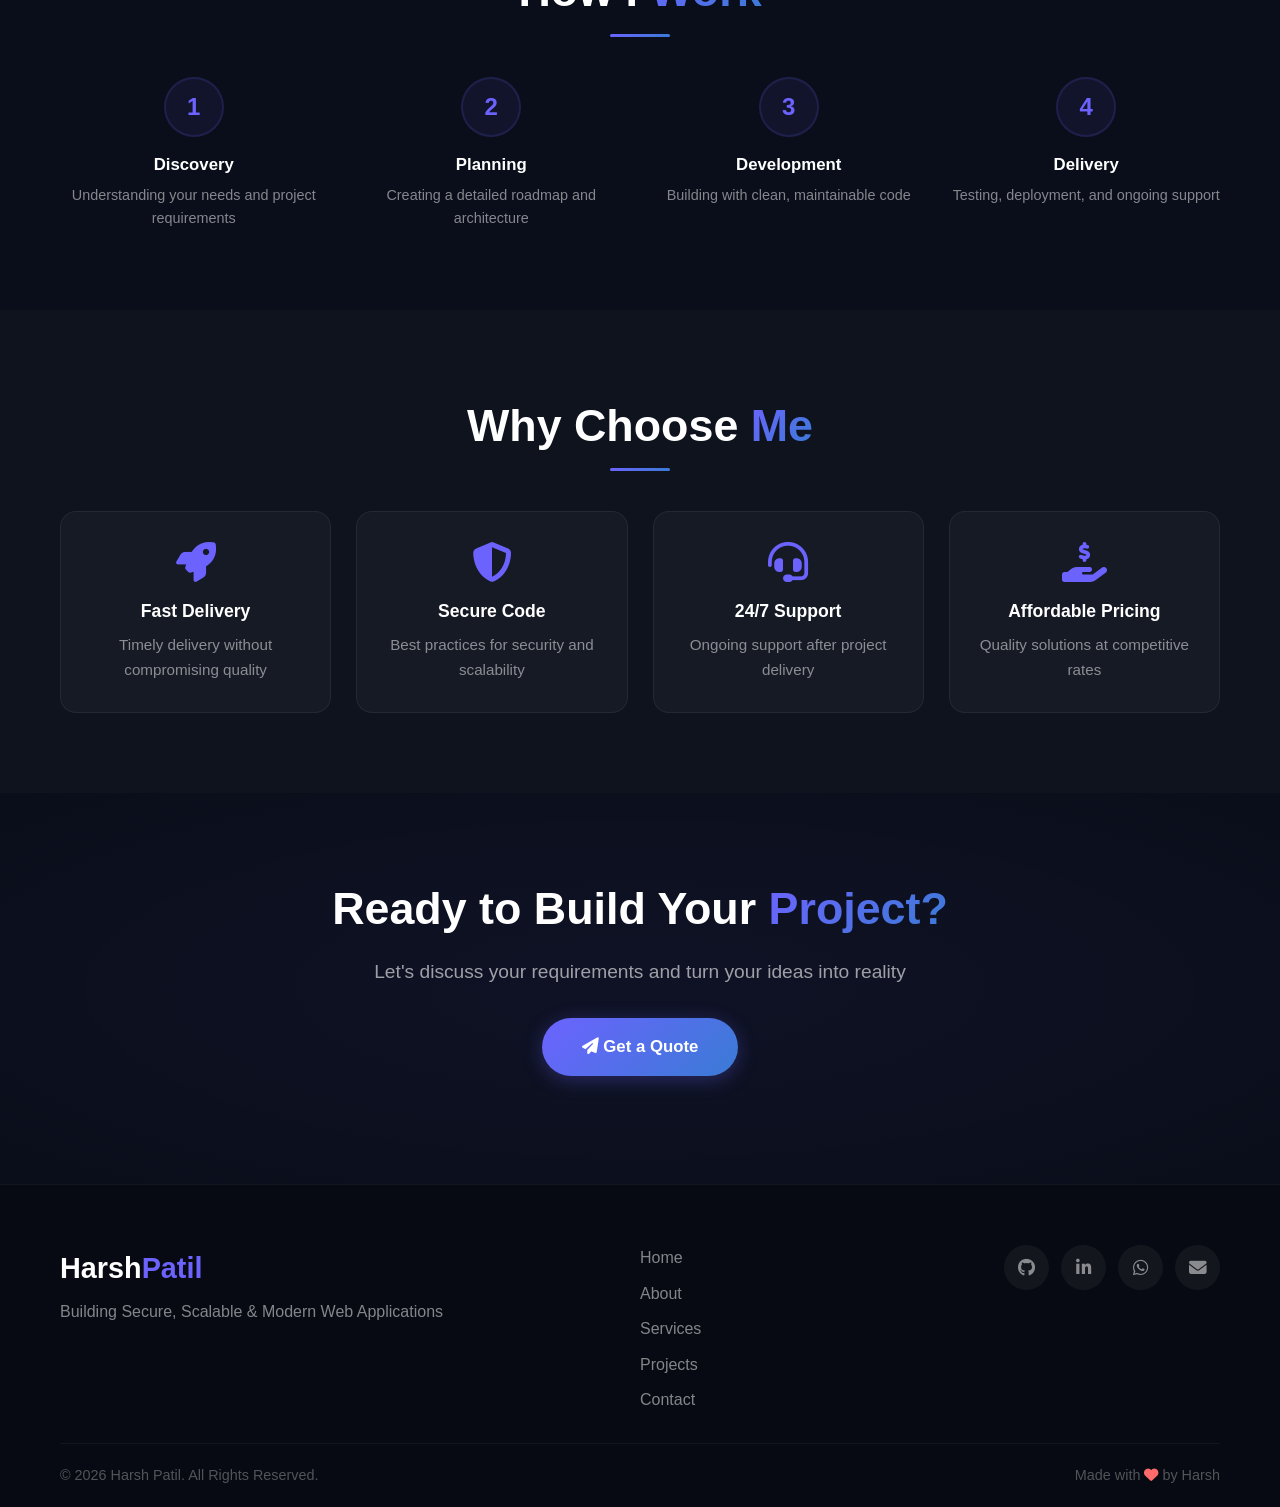
<file: services.html>
<!DOCTYPE html>
<html lang="en">
<head>
    <meta charset="UTF-8" />
    <meta name="viewport" content="width=device-width, initial-scale=1.0" />
    <title>Services - Harsh Patil</title>
    <link rel="stylesheet" href="assets/css/style.css" />
    <link rel="stylesheet" href="https://cdnjs.cloudflare.com/ajax/libs/font-awesome/6.4.0/css/all.min.css" />
    <style>
        /* ====== SERVICES PAGE SPECIFIC STYLES ====== */
        
        /* Page Header */
        .page-header {
            padding: 160px 0 80px;
            text-align: center;
            position: relative;
            overflow: hidden;
            background: radial-gradient(ellipse at 30% 50%, rgba(108, 99, 255, 0.08), transparent 70%);
        }
        .page-header::before {
            content: '';
            position: absolute;
            top: -50%;
            left: -50%;
            width: 200%;
            height: 200%;
            background: radial-gradient(circle at center, rgba(108, 99, 255, 0.03), transparent 60%);
            animation: rotateGlow 30s linear infinite;
        }
        @keyframes rotateGlow {
            from { transform: rotate(0deg); }
            to { transform: rotate(360deg); }
        }
        .page-header .header-badge {
            display: inline-block;
            padding: 6px 24px;
            background: rgba(108, 99, 255, 0.12);
            border: 1px solid rgba(108, 99, 255, 0.2);
            border-radius: 50px;
            font-size: 0.85rem;
            color: #6c63ff;
            margin-bottom: 20px;
            position: relative;
            z-index: 1;
        }
        .page-header .header-badge i {
            margin-right: 8px;
        }
        .page-header h1 {
            font-size: 3.8rem;
            font-weight: 800;
            position: relative;
            z-index: 1;
            line-height: 1.1;
        }
        .page-header h1 .highlight {
            background: linear-gradient(135deg, #6c63ff, #3a7bd5);
            -webkit-background-clip: text;
            -webkit-text-fill-color: transparent;
            background-clip: text;
        }
        .page-header .subtitle {
            color: rgba(255, 255, 255, 0.6);
            font-size: 1.2rem;
            position: relative;
            z-index: 1;
            margin-top: 10px;
        }

        /* Services Grid */
        .services-page {
            padding: 60px 0 80px;
        }
        .services-grid {
            display: grid;
            grid-template-columns: repeat(auto-fit, minmax(340px, 1fr));
            gap: 30px;
        }
        .service-card {
            padding: 35px 30px 30px;
            background: rgba(255, 255, 255, 0.03);
            border: 1px solid rgba(255, 255, 255, 0.06);
            border-radius: 20px;
            transition: all 0.5s cubic-bezier(0.175, 0.885, 0.32, 1.275);
            position: relative;
            overflow: hidden;
        }
        .service-card::before {
            content: '';
            position: absolute;
            top: 0;
            left: 0;
            width: 100%;
            height: 4px;
            background: linear-gradient(90deg, #6c63ff, #3a7bd5);
            opacity: 0;
            transition: opacity 0.4s ease;
        }
        .service-card:hover::before {
            opacity: 1;
        }
        .service-card:hover {
            transform: translateY(-8px);
            border-color: rgba(108, 99, 255, 0.2);
            box-shadow: 0 15px 50px rgba(108, 99, 255, 0.08);
        }
        .service-card .service-icon {
            width: 70px;
            height: 70px;
            display: flex;
            align-items: center;
            justify-content: center;
            background: rgba(108, 99, 255, 0.08);
            border-radius: 16px;
            margin-bottom: 20px;
            font-size: 2rem;
            color: #6c63ff;
            transition: all 0.4s cubic-bezier(0.175, 0.885, 0.32, 1.275);
        }
        .service-card:hover .service-icon {
            background: rgba(108, 99, 255, 0.15);
            transform: scale(1.05) rotate(-5deg);
        }
        .service-card .service-icon i {
            transition: transform 0.4s ease;
        }
        .service-card:hover .service-icon i {
            transform: scale(1.1);
        }
        .service-card .service-number {
            position: absolute;
            top: 15px;
            right: 20px;
            font-size: 3.5rem;
            font-weight: 800;
            color: rgba(255, 255, 255, 0.03);
            line-height: 1;
            pointer-events: none;
        }
        .service-card h3 {
            font-size: 1.3rem;
            font-weight: 700;
            margin-bottom: 10px;
            color: #fff;
        }
        .service-card .service-desc {
            color: rgba(255, 255, 255, 0.6);
            font-size: 0.95rem;
            margin-bottom: 18px;
            line-height: 1.6;
        }
        .service-features {
            list-style: none;
            padding: 0;
            margin: 0;
        }
        .service-features li {
            display: flex;
            align-items: center;
            gap: 10px;
            padding: 6px 0;
            color: rgba(255, 255, 255, 0.7);
            font-size: 0.9rem;
            transition: all 0.3s ease;
        }
        .service-features li i {
            color: #6c63ff;
            font-size: 0.8rem;
            width: 20px;
            flex-shrink: 0;
        }
        .service-features li:hover {
            color: #fff;
            transform: translateX(3px);
        }

        /* Service Tags */
        .service-tag {
            display: inline-block;
            padding: 3px 14px;
            background: rgba(108, 99, 255, 0.08);
            border: 1px solid rgba(108, 99, 255, 0.1);
            border-radius: 50px;
            font-size: 0.7rem;
            color: #6c63ff;
            font-weight: 500;
            letter-spacing: 0.5px;
            text-transform: uppercase;
            margin-top: 10px;
        }

        /* Why Choose Section */
        .why-choose {
            padding: 80px 0;
            background: rgba(255, 255, 255, 0.02);
        }
        .features-grid {
            display: grid;
            grid-template-columns: repeat(auto-fit, minmax(220px, 1fr));
            gap: 25px;
            margin-top: 10px;
        }
        .feature {
            padding: 30px 25px;
            text-align: center;
            background: rgba(255, 255, 255, 0.03);
            border: 1px solid rgba(255, 255, 255, 0.06);
            border-radius: 16px;
            transition: all 0.4s cubic-bezier(0.175, 0.885, 0.32, 1.275);
        }
        .feature:hover {
            transform: translateY(-5px);
            border-color: rgba(108, 99, 255, 0.2);
            box-shadow: 0 10px 40px rgba(108, 99, 255, 0.05);
        }
        .feature i {
            font-size: 2.5rem;
            color: #6c63ff;
            margin-bottom: 15px;
            display: block;
        }
        .feature h3 {
            font-size: 1.1rem;
            font-weight: 600;
            margin-bottom: 8px;
        }
        .feature p {
            color: rgba(255, 255, 255, 0.5);
            font-size: 0.95rem;
            margin: 0;
            line-height: 1.6;
        }

        /* Process Section */
        .process-section {
            padding: 80px 0;
        }
        .process-steps {
            display: grid;
            grid-template-columns: repeat(auto-fit, minmax(200px, 1fr));
            gap: 30px;
            margin-top: 10px;
        }
        .process-step {
            text-align: center;
            position: relative;
        }
        .process-step .step-number {
            width: 60px;
            height: 60px;
            margin: 0 auto 15px;
            display: flex;
            align-items: center;
            justify-content: center;
            background: rgba(108, 99, 255, 0.08);
            border: 2px solid rgba(108, 99, 255, 0.15);
            border-radius: 50%;
            font-size: 1.5rem;
            font-weight: 700;
            color: #6c63ff;
            transition: all 0.4s ease;
        }
        .process-step:hover .step-number {
            background: rgba(108, 99, 255, 0.15);
            border-color: rgba(108, 99, 255, 0.3);
            transform: scale(1.1);
        }
        .process-step h4 {
            font-size: 1.05rem;
            font-weight: 600;
            margin-bottom: 5px;
        }
        .process-step p {
            color: rgba(255, 255, 255, 0.5);
            font-size: 0.9rem;
            margin: 0;
        }
        .process-step .step-arrow {
            display: none;
        }

        /* Pricing Section */
        .pricing-section {
            padding: 80px 0;
            background: rgba(255, 255, 255, 0.02);
        }
        .pricing-grid {
            display: grid;
            grid-template-columns: repeat(auto-fit, minmax(280px, 1fr));
            gap: 30px;
            margin-top: 10px;
        }
        .pricing-card {
            padding: 35px 30px 40px;
            text-align: center;
            background: rgba(255, 255, 255, 0.03);
            border: 1px solid rgba(255, 255, 255, 0.06);
            border-radius: 20px;
            transition: all 0.4s cubic-bezier(0.175, 0.885, 0.32, 1.275);
            position: relative;
        }
        .pricing-card:hover {
            transform: translateY(-5px);
            border-color: rgba(108, 99, 255, 0.2);
            box-shadow: 0 15px 50px rgba(108, 99, 255, 0.05);
        }
        .pricing-card.popular {
            border-color: rgba(108, 99, 255, 0.2);
            background: rgba(108, 99, 255, 0.04);
        }
        .pricing-card.popular .popular-badge {
            position: absolute;
            top: -12px;
            left: 50%;
            transform: translateX(-50%);
            padding: 4px 20px;
            background: linear-gradient(135deg, #6c63ff, #3a7bd5);
            border-radius: 50px;
            font-size: 0.75rem;
            font-weight: 600;
            color: #fff;
            letter-spacing: 0.5px;
        }
        .pricing-card .price {
            font-size: 3rem;
            font-weight: 800;
            color: #fff;
            margin: 15px 0 5px;
        }
        .pricing-card .price span {
            font-size: 1rem;
            font-weight: 400;
            color: rgba(255, 255, 255, 0.4);
        }
        .pricing-card .plan-name {
            font-size: 1.2rem;
            font-weight: 600;
        }
        .pricing-card .plan-desc {
            color: rgba(255, 255, 255, 0.5);
            font-size: 0.9rem;
            margin-bottom: 20px;
        }
        .pricing-card .plan-features {
            list-style: none;
            padding: 0;
            margin: 0 0 25px;
            text-align: left;
        }
        .pricing-card .plan-features li {
            padding: 8px 0;
            color: rgba(255, 255, 255, 0.7);
            font-size: 0.9rem;
            display: flex;
            align-items: center;
            gap: 10px;
        }
        .pricing-card .plan-features li i {
            color: #6c63ff;
            width: 18px;
            flex-shrink: 0;
        }
        .pricing-card .btn {
            width: 100%;
        }

        /* CTA Section */
        .cta-section {
            padding: 80px 0 100px;
            background: radial-gradient(ellipse at center, rgba(108, 99, 255, 0.05), transparent);
            text-align: center;
        }
        .cta-section h2 {
            font-size: 2.8rem;
            margin-bottom: 12px;
        }
        .cta-section p {
            color: rgba(255, 255, 255, 0.6);
            font-size: 1.2rem;
            margin-bottom: 30px;
        }
        .cta-section .btn {
            padding: 16px 40px;
            font-size: 1.05rem;
        }
        .pulse-animation {
            animation: pulseBtn 2s ease-in-out infinite;
        }
        @keyframes pulseBtn {
            0%, 100% { box-shadow: 0 4px 25px rgba(108, 99, 255, 0.3); }
            50% { box-shadow: 0 4px 50px rgba(108, 99, 255, 0.5); }
        }

        /* ====== RESPONSIVE ====== */
        @media (max-width: 1024px) {
            .services-grid {
                grid-template-columns: repeat(auto-fit, minmax(300px, 1fr));
            }
        }

        @media (max-width: 768px) {
            .page-header {
                padding: 130px 0 60px;
            }
            .page-header h1 {
                font-size: 2.8rem;
            }
            .page-header .subtitle {
                font-size: 1rem;
            }
            .services-grid {
                grid-template-columns: 1fr;
                gap: 20px;
            }
            .service-card {
                padding: 25px 20px;
            }
            .process-steps {
                grid-template-columns: 1fr;
                gap: 20px;
            }
            .pricing-grid {
                grid-template-columns: 1fr;
                max-width: 400px;
                margin: 0 auto;
            }
            .cta-section h2 {
                font-size: 2.2rem;
            }
            .features-grid {
                grid-template-columns: 1fr 1fr;
            }
        }

        @media (max-width: 480px) {
            .page-header h1 {
                font-size: 2.2rem;
            }
            .features-grid {
                grid-template-columns: 1fr;
            }
            .service-card .service-number {
                font-size: 2.5rem;
            }
            .cta-section h2 {
                font-size: 1.8rem;
            }
            .cta-section p {
                font-size: 1rem;
            }
        }
    </style>
</head>
<body>
    <!-- ====== PRELOADER ====== -->
    <div id="preloader">
        <div class="loader">
            <div class="loader-ring"></div>
            <div class="loader-ring"></div>
            <div class="loader-ring"></div>
            <div class="loader-text">Loading...</div>
        </div>
    </div>

    <!-- ====== CUSTOM CURSOR ====== -->
    <div class="cursor"></div>
    <div class="cursor-follower"></div>

    <!-- ====== NAVBAR ====== -->
    <nav class="navbar" id="navbar">
        <div class="container">
            <a href="index.html" class="logo">Harsh<span>Patil</span></a>
            <ul class="nav-links">
                <li><a href="index.html">Home</a></li>
                <li><a href="about.html">About</a></li>
                <li><a href="services.html" class="active">Services</a></li>
                <li><a href="projects.html">Projects</a></li>
                <li><a href="contact.html">Contact</a></li>
            </ul>
            <div class="hamburger" id="hamburger">
                <span></span>
                <span></span>
                <span></span>
            </div>
        </div>
    </nav>

    <!-- ====== PAGE HEADER ====== -->
    <section class="page-header">
        <div class="container">
            <div class="header-badge">
                <i class="fas fa-cogs"></i> What I Offer
            </div>
            <h1>My <span class="highlight">Services</span></h1>
            <p class="subtitle">Professional solutions tailored to bring your vision to life</p>
        </div>
    </section>

    <!-- ====== SERVICES SECTION ====== -->
    <section class="services-page">
        <div class="container">
            <div class="services-grid">
                <!-- Service 1 -->
                <div class="service-card glassmorphism">
                    <span class="service-number">01</span>
                    <div class="service-icon"><i class="fas fa-code"></i></div>
                    <h3>Laravel Web Development</h3>
                    <p class="service-desc">Custom web applications built with Laravel framework</p>
                    <ul class="service-features">
                        <li><i class="fas fa-check-circle"></i> Custom Web Applications</li>
                        <li><i class="fas fa-check-circle"></i> Admin Dashboard Development</li>
                        <li><i class="fas fa-check-circle"></i> Authentication & Authorization</li>
                        <li><i class="fas fa-check-circle"></i> Database Design & Optimization</li>
                    </ul>
                    <span class="service-tag">Laravel 10+</span>
                </div>

                <!-- Service 2 -->
                <div class="service-card glassmorphism">
                    <span class="service-number">02</span>
                    <div class="service-icon"><i class="fas fa-users-cog"></i></div>
                    <h3>CRM Development</h3>
                    <p class="service-desc">Lead management, contacts, deals, and reporting</p>
                    <ul class="service-features">
                        <li><i class="fas fa-check-circle"></i> Lead Management System</li>
                        <li><i class="fas fa-check-circle"></i> Contact Tracking & History</li>
                        <li><i class="fas fa-check-circle"></i> Deal Pipeline Management</li>
                        <li><i class="fas fa-check-circle"></i> Custom Reports & Analytics</li>
                    </ul>
                    <span class="service-tag">Custom CRM</span>
                </div>

                <!-- Service 3 -->
                <div class="service-card glassmorphism">
                    <span class="service-number">03</span>
                    <div class="service-icon"><i class="fas fa-shopping-cart"></i></div>
                    <h3>E-commerce Development</h3>
                    <p class="service-desc">Online stores with payment integration</p>
                    <ul class="service-features">
                        <li><i class="fas fa-check-circle"></i> Shopping Cart System</li>
                        <li><i class="fas fa-check-circle"></i> Payment Gateway Integration</li>
                        <li><i class="fas fa-check-circle"></i> Order Management</li>
                        <li><i class="fas fa-check-circle"></i> Inventory Management</li>
                    </ul>
                    <span class="service-tag">Payment Integration</span>
                </div>

                <!-- Service 4 -->
                <div class="service-card glassmorphism">
                    <span class="service-number">04</span>
                    <div class="service-icon"><i class="fas fa-plug"></i></div>
                    <h3>REST API Integration</h3>
                    <p class="service-desc">Third-party API integration and custom APIs</p>
                    <ul class="service-features">
                        <li><i class="fas fa-check-circle"></i> RESTful API Development</li>
                        <li><i class="fas fa-check-circle"></i> Third-party Integrations</li>
                        <li><i class="fas fa-check-circle"></i> API Documentation</li>
                        <li><i class="fas fa-check-circle"></i> API Security & Authentication</li>
                    </ul>
                    <span class="service-tag">REST API</span>
                </div>

                <!-- Service 5 -->
                <div class="service-card glassmorphism">
                    <span class="service-number">05</span>
                    <div class="service-icon"><i class="fas fa-bug"></i></div>
                    <h3>Bug Fixing & Optimization</h3>
                    <p class="service-desc">Debugging and performance optimization</p>
                    <ul class="service-features">
                        <li><i class="fas fa-check-circle"></i> Bug Resolution</li>
                        <li><i class="fas fa-check-circle"></i> Performance Optimization</li>
                        <li><i class="fas fa-check-circle"></i> Code Refactoring</li>
                        <li><i class="fas fa-check-circle"></i> Security Audit</li>
                    </ul>
                    <span class="service-tag">Debugging</span>
                </div>

                <!-- Service 6 -->
                <div class="service-card glassmorphism">
                    <span class="service-number">06</span>
                    <div class="service-icon"><i class="fas fa-server"></i></div>
                    <h3>Website Maintenance</h3>
                    <p class="service-desc">Ongoing support and updates</p>
                    <ul class="service-features">
                        <li><i class="fas fa-check-circle"></i> Regular Updates</li>
                        <li><i class="fas fa-check-circle"></i> Security Patches</li>
                        <li><i class="fas fa-check-circle"></i> Backup & Recovery</li>
                        <li><i class="fas fa-check-circle"></i> Performance Monitoring</li>
                    </ul>
                    <span class="service-tag">24/7 Support</span>
                </div>
            </div>
        </div>
    </section>

    <!-- ====== PROCESS SECTION ====== -->
    <section class="process-section">
        <div class="container">
            <h2 class="section-title">How I <span class="gradient-text">Work</span></h2>
            <div class="process-steps">
                <div class="process-step">
                    <div class="step-number">1</div>
                    <h4>Discovery</h4>
                    <p>Understanding your needs and project requirements</p>
                </div>
                <div class="process-step">
                    <div class="step-number">2</div>
                    <h4>Planning</h4>
                    <p>Creating a detailed roadmap and architecture</p>
                </div>
                <div class="process-step">
                    <div class="step-number">3</div>
                    <h4>Development</h4>
                    <p>Building with clean, maintainable code</p>
                </div>
                <div class="process-step">
                    <div class="step-number">4</div>
                    <h4>Delivery</h4>
                    <p>Testing, deployment, and ongoing support</p>
                </div>
            </div>
        </div>
    </section>

    <!-- ====== WHY CHOOSE ME ====== -->
    <section class="why-choose">
        <div class="container">
            <h2 class="section-title">Why Choose <span class="gradient-text">Me</span></h2>
            <div class="features-grid">
                <div class="feature">
                    <i class="fas fa-rocket"></i>
                    <h3>Fast Delivery</h3>
                    <p>Timely delivery without compromising quality</p>
                </div>
                <div class="feature">
                    <i class="fas fa-shield-alt"></i>
                    <h3>Secure Code</h3>
                    <p>Best practices for security and scalability</p>
                </div>
                <div class="feature">
                    <i class="fas fa-headset"></i>
                    <h3>24/7 Support</h3>
                    <p>Ongoing support after project delivery</p>
                </div>
                <div class="feature">
                    <i class="fas fa-hand-holding-usd"></i>
                    <h3>Affordable Pricing</h3>
                    <p>Quality solutions at competitive rates</p>
                </div>
            </div>
        </div>
    </section>

    <!-- ====== PRICING SECTION ====== -->
    <!-- <section class="pricing-section">
        <div class="container">
            <h2 class="section-title">Pricing <span class="gradient-text">Plans</span></h2>
            <div class="pricing-grid">
                <div class="pricing-card">
                    <div class="plan-name">Starter</div>
                    <div class="price">$499 <span>/ project</span></div>
                    <p class="plan-desc">Perfect for small projects</p>
                    <ul class="plan-features">
                        <li><i class="fas fa-check"></i> Basic Laravel Development</li>
                        <li><i class="fas fa-check"></i> Responsive Design</li>
                        <li><i class="fas fa-check"></i> 5 Pages</li>
                        <li><i class="fas fa-check"></i> Basic SEO Setup</li>
                    </ul>
                    <a href="contact.html" class="btn btn-secondary btn-small">Get Started</a>
                </div>

                <div class="pricing-card popular">
                    <span class="popular-badge">Most Popular</span>
                    <div class="plan-name">Professional</div>
                    <div class="price">$999 <span>/ project</span></div>
                    <p class="plan-desc">Full-featured web applications</p>
                    <ul class="plan-features">
                        <li><i class="fas fa-check"></i> Custom Laravel Application</li>
                        <li><i class="fas fa-check"></i> Admin Dashboard</li>
                        <li><i class="fas fa-check"></i> Authentication & Authorization</li>
                        <li><i class="fas fa-check"></i> Database Design</li>
                        <li><i class="fas fa-check"></i> API Integration</li>
                        <li><i class="fas fa-check"></i> 30 Days Support</li>
                    </ul>
                    <a href="contact.html" class="btn btn-primary btn-small">Get Started</a>
                </div>

                <div class="pricing-card">
                    <div class="plan-name">Enterprise</div>
                    <div class="price">Custom <span>/ project</span></div>
                    <p class="plan-desc">Complex, large-scale solutions</p>
                    <ul class="plan-features">
                        <li><i class="fas fa-check"></i> Full Custom Development</li>
                        <li><i class="fas fa-check"></i> Advanced Features</li>
                        <li><i class="fas fa-check"></i> Third-party Integrations</li>
                        <li><i class="fas fa-check"></i> Performance Optimization</li>
                        <li><i class="fas fa-check"></i> 1 Year Support</li>
                        <li><i class="fas fa-check"></i> Dedicated Developer</li>
                    </ul>
                    <a href="contact.html" class="btn btn-secondary btn-small">Contact Us</a>
                </div>
            </div>
        </div>
    </section> -->

    <!-- ====== CTA SECTION ====== -->
    <section class="cta-section">
        <div class="container">
            <div class="cta-glow"></div>
            <h2>Ready to Build Your <span class="gradient-text">Project?</span></h2>
            <p>Let's discuss your requirements and turn your ideas into reality</p>
            <a href="contact.html" class="btn btn-primary btn-large pulse-animation">
                <i class="fas fa-paper-plane"></i> Get a Quote
            </a>
        </div>
    </section>

    <!-- ====== FOOTER ====== -->
    <footer class="footer">
        <div class="container">
            <div class="footer-content">
                <div class="footer-brand">
                    <h3>Harsh<span>Patil</span></h3>
                    <p>Building Secure, Scalable &amp; Modern Web Applications</p>
                </div>
                <div class="footer-links">
                    <a href="index.html">Home</a>
                    <a href="about.html">About</a>
                    <a href="services.html">Services</a>
                    <a href="projects.html">Projects</a>
                    <a href="contact.html">Contact</a>
                </div>
                <div class="footer-social">
                    <a href="#" class="social-icon"><i class="fab fa-github"></i></a>
                    <a href="#" class="social-icon"><i class="fab fa-linkedin-in"></i></a>
                    <a href="#" class="social-icon"><i class="fab fa-whatsapp"></i></a>
                    <a href="#" class="social-icon"><i class="fas fa-envelope"></i></a>
                </div>
            </div>
            <div class="footer-bottom">
                <p>&copy; 2026 Harsh Patil. All Rights Reserved.</p>
                <div class="footer-heart">
                    Made with <i class="fas fa-heart"></i> by Harsh
                </div>
            </div>
        </div>
    </footer>

    <!-- ====== BACK TO TOP ====== -->
    <button class="back-to-top" id="back-to-top">
        <i class="fas fa-arrow-up"></i>
    </button>

    <script src="assets/js/script.js"></script>
</body>
</html>
</file>
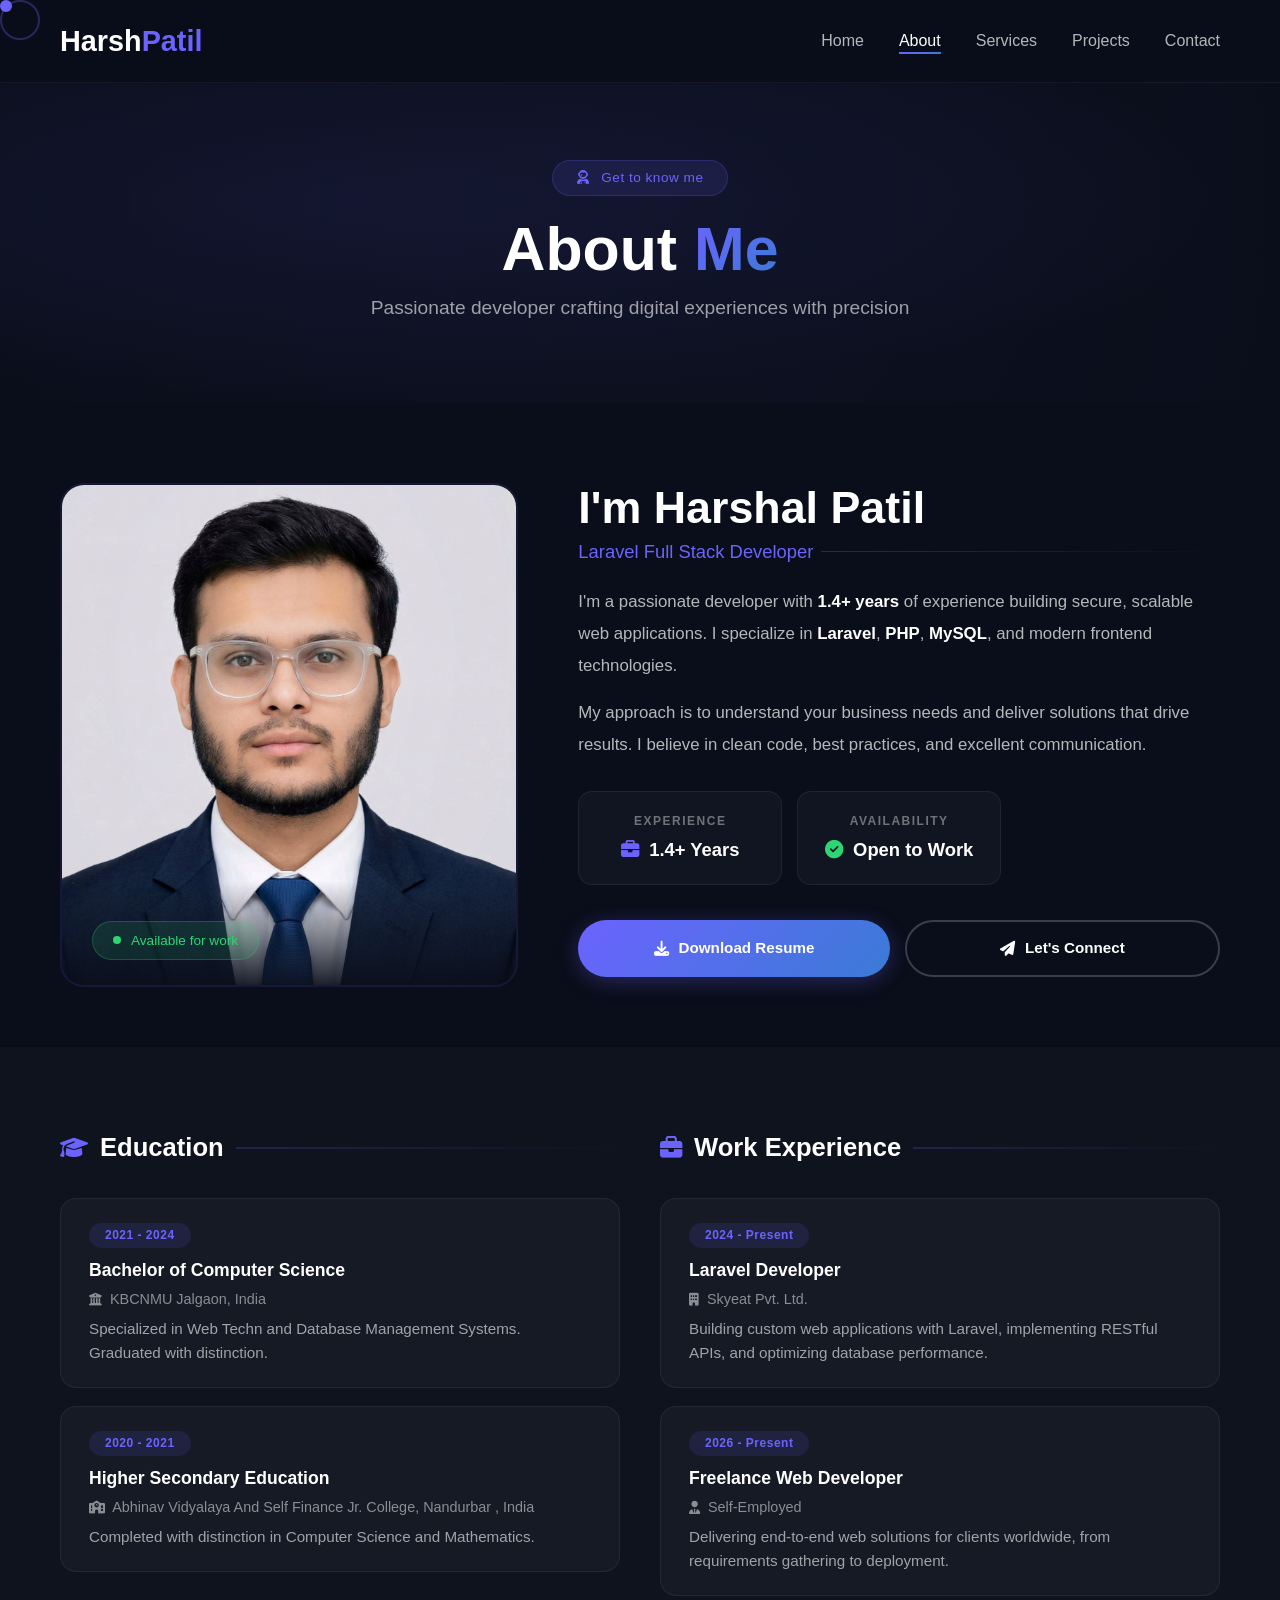
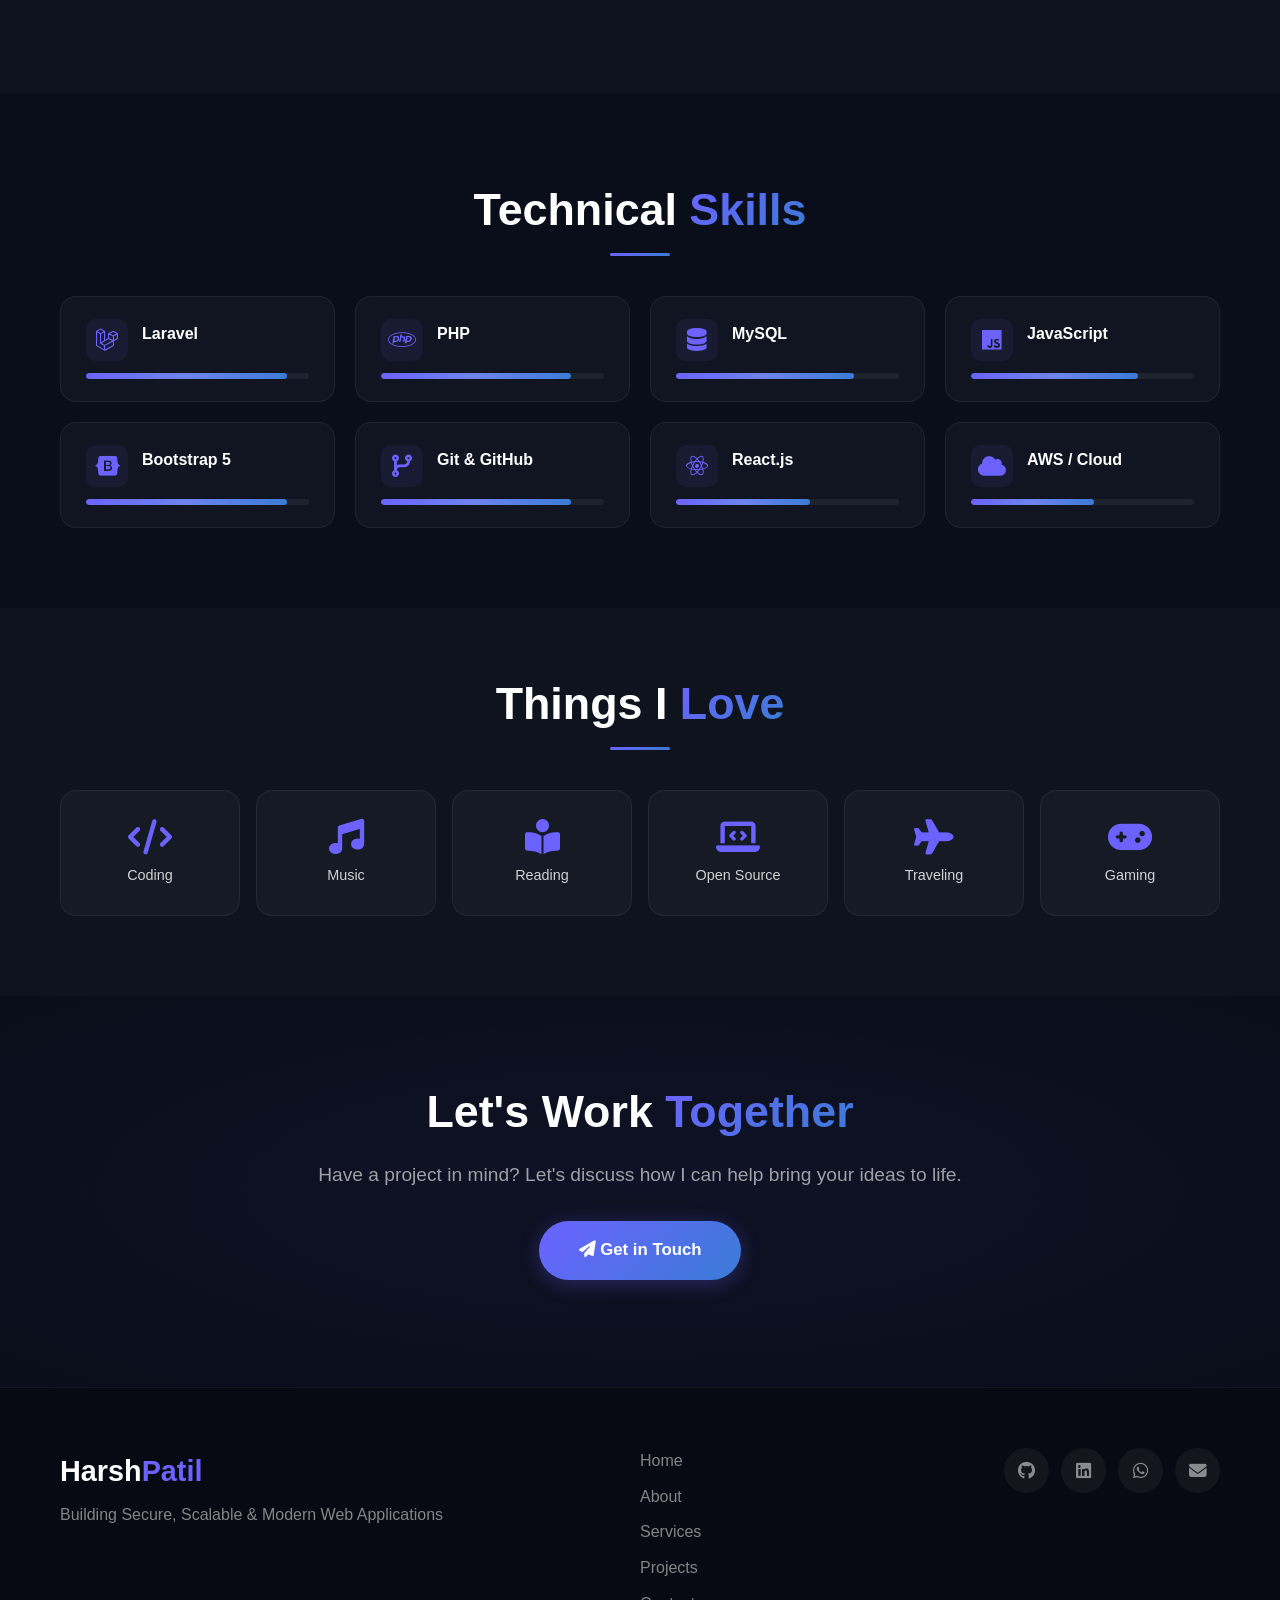
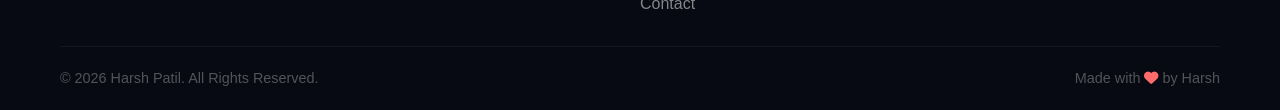
<file: portfolio/about.html>
<!DOCTYPE html>
<html lang="en">
<head>
    <meta charset="UTF-8" />
    <meta name="viewport" content="width=device-width, initial-scale=1.0" />
    <title>About - Harsh Patil</title>
    <link rel="stylesheet" href="assets/css/style.css" />
    <link rel="stylesheet" href="https://cdnjs.cloudflare.com/ajax/libs/font-awesome/6.4.0/css/all.min.css" />
    <style>
        /* ====== ABOUT PAGE SPECIFIC STYLES ====== */
        
        /* Page Header */
        .page-header {
            padding: 160px 0 80px;
            text-align: center;
            position: relative;
            overflow: hidden;
            background: radial-gradient(ellipse at 30% 50%, rgba(108, 99, 255, 0.08), transparent 70%);
        }
        .page-header::before {
            content: '';
            position: absolute;
            top: -50%;
            left: -50%;
            width: 200%;
            height: 200%;
            background: radial-gradient(circle at center, rgba(108, 99, 255, 0.03), transparent 60%);
            animation: rotateGlow 30s linear infinite;
        }
        @keyframes rotateGlow {
            from { transform: rotate(0deg); }
            to { transform: rotate(360deg); }
        }
        .page-header .header-badge {
            display: inline-block;
            padding: 6px 24px;
            background: rgba(108, 99, 255, 0.12);
            border: 1px solid rgba(108, 99, 255, 0.2);
            border-radius: 50px;
            font-size: 0.85rem;
            color: #6c63ff;
            margin-bottom: 20px;
            position: relative;
            z-index: 1;
            letter-spacing: 0.5px;
        }
        .page-header .header-badge i {
            margin-right: 8px;
        }
        .page-header h1 {
            font-size: 3.8rem;
            font-weight: 800;
            position: relative;
            z-index: 1;
            line-height: 1.1;
        }
        .page-header h1 .highlight {
            background: linear-gradient(135deg, #6c63ff, #3a7bd5);
            -webkit-background-clip: text;
            -webkit-text-fill-color: transparent;
            background-clip: text;
        }
        .page-header .subtitle {
            color: rgba(255, 255, 255, 0.6);
            font-size: 1.2rem;
            position: relative;
            z-index: 1;
            margin-top: 10px;
        }

        /* About Content */
        .about-page {
            padding: 80px 0 60px;
        }
        .about-grid {
            display: grid;
            grid-template-columns: 1fr 1.4fr;
            gap: 60px;
            align-items: start;
        }

        /* About Image */
        .about-image-wrapper {
            position: relative;
        }
        .about-image {
            position: relative;
            border-radius: 24px;
            overflow: hidden;
            border: 2px solid rgba(108, 99, 255, 0.12);
            transition: all 0.5s cubic-bezier(0.175, 0.885, 0.32, 1.275);
        }
        .about-image:hover {
            border-color: rgba(108, 99, 255, 0.35);
            box-shadow: 0 20px 60px rgba(108, 99, 255, 0.1);
            transform: translateY(-5px);
        }
        .about-image img {
            width: 100%;
            height: 500px;
            object-fit: cover;
            transition: transform 0.6s cubic-bezier(0.175, 0.885, 0.32, 1.275);
        }
        .about-image:hover img {
            transform: scale(1.03);
        }
        .about-image .image-overlay {
            position: absolute;
            bottom: 0;
            left: 0;
            right: 0;
            padding: 40px 30px 25px;
            background: linear-gradient(to top, rgba(10, 14, 26, 0.92), transparent);
        }
        .image-overlay .status-badge {
            display: inline-flex;
            align-items: center;
            gap: 10px;
            padding: 8px 20px;
            background: rgba(46, 213, 115, 0.12);
            border: 1px solid rgba(46, 213, 115, 0.25);
            border-radius: 50px;
            color: #2ed573;
            font-size: 0.85rem;
            font-weight: 500;
        }
        .image-overlay .status-badge .dot {
            width: 8px;
            height: 8px;
            background: #2ed573;
            border-radius: 50%;
            animation: pulseDot 2s ease-in-out infinite;
        }
        @keyframes pulseDot {
            0%, 100% { opacity: 1; transform: scale(1); }
            50% { opacity: 0.5; transform: scale(0.7); }
        }

        /* Floating Elements */
        .floating-badge {
            position: absolute;
            padding: 12px 20px;
            background: rgba(255, 255, 255, 0.05);
            backdrop-filter: blur(12px);
            -webkit-backdrop-filter: blur(12px);
            border: 1px solid rgba(255, 255, 255, 0.08);
            border-radius: 12px;
            display: flex;
            align-items: center;
            gap: 10px;
            z-index: 3;
            font-size: 0.9rem;
            color: rgba(255, 255, 255, 0.8);
        }
        .floating-badge i {
            color: #6c63ff;
            font-size: 1.2rem;
        }
        .floating-badge .count {
            font-weight: 700;
            color: #fff;
        }
        .badge-top {
            top: 20px;
            right: -15px;
            animation: floatBadge 3s ease-in-out infinite;
        }
        .badge-bottom {
            bottom: 80px;
            left: -15px;
            animation: floatBadge 3s ease-in-out infinite 1.5s;
        }
        @keyframes floatBadge {
            0%, 100% { transform: translateY(0); }
            50% { transform: translateY(-10px); }
        }

        /* About Content */
        .about-content h2 {
            font-size: 2.8rem;
            font-weight: 700;
            margin-bottom: 4px;
            line-height: 1.1;
        }
        .about-content .role-title {
            font-size: 1.15rem;
            color: #6c63ff;
            font-weight: 500;
            margin-bottom: 20px;
            display: flex;
            align-items: center;
            gap: 8px;
        }
        .about-content .role-title .line {
            flex: 1;
            height: 1px;
            background: linear-gradient(to right, rgba(108, 99, 255, 0.3), transparent);
        }
        .about-content p {
            color: rgba(255, 255, 255, 0.7);
            line-height: 1.9;
            margin-bottom: 15px;
            font-size: 1.05rem;
        }
        .about-content p strong {
            color: #fff;
        }

        /* About Details */
        .about-details {
            display: grid;
            grid-template-columns: repeat(3, 1fr);
            gap: 15px;
            margin: 30px 0 35px;
        }
        .detail-item {
            padding: 20px 15px;
            background: rgba(255, 255, 255, 0.03);
            border: 1px solid rgba(255, 255, 255, 0.06);
            border-radius: 14px;
            text-align: center;
            transition: all 0.4s cubic-bezier(0.175, 0.885, 0.32, 1.275);
            cursor: default;
        }
        .detail-item:hover {
            background: rgba(108, 99, 255, 0.06);
            border-color: rgba(108, 99, 255, 0.2);
            transform: translateY(-4px);
            box-shadow: 0 10px 30px rgba(108, 99, 255, 0.05);
        }
        .detail-item .label {
            display: block;
            font-size: 0.75rem;
            color: rgba(255, 255, 255, 0.4);
            text-transform: uppercase;
            letter-spacing: 1.5px;
            font-weight: 600;
        }
        .detail-item .value {
            display: block;
            font-size: 1.15rem;
            font-weight: 700;
            color: #fff;
            margin-top: 4px;
        }
        .detail-item .value i {
            color: #6c63ff;
            margin-right: 5px;
        }
        .detail-item .value .check {
            color: #2ed573;
        }

        /* Action Buttons */
        .about-actions {
            display: flex;
            gap: 15px;
            flex-wrap: wrap;
        }
        .about-actions .btn {
            flex: 1;
            min-width: 160px;
            display: inline-flex;
            align-items: center;
            justify-content: center;
            gap: 10px;
        }

        /* ====== TIMELINE SECTION ====== */
        .timeline-section {
            padding: 80px 0;
            background: rgba(255, 255, 255, 0.02);
        }
        .timeline-grid {
            display: grid;
            grid-template-columns: 1fr 1fr;
            gap: 40px;
        }
        .timeline-column h2 {
            font-size: 1.6rem;
            margin-bottom: 30px;
            display: flex;
            align-items: center;
            gap: 12px;
            font-weight: 600;
        }
        .timeline-column h2 i {
            color: #6c63ff;
            font-size: 1.4rem;
        }
        .timeline-column h2::after {
            content: '';
            flex: 1;
            height: 2px;
            background: linear-gradient(to right, rgba(108, 99, 255, 0.2), transparent);
        }
        .timeline-item {
            padding: 22px 28px;
            background: rgba(255, 255, 255, 0.03);
            border: 1px solid rgba(255, 255, 255, 0.06);
            border-radius: 16px;
            margin-bottom: 18px;
            transition: all 0.4s cubic-bezier(0.175, 0.885, 0.32, 1.275);
            position: relative;
            overflow: hidden;
        }
        .timeline-item::before {
            content: '';
            position: absolute;
            top: 0;
            left: 0;
            width: 4px;
            height: 100%;
            background: linear-gradient(to bottom, #6c63ff, #3a7bd5);
            opacity: 0;
            transition: opacity 0.4s ease;
            border-radius: 0 4px 4px 0;
        }
        .timeline-item:hover {
            transform: translateX(6px);
            border-color: rgba(108, 99, 255, 0.2);
            box-shadow: 0 10px 30px rgba(108, 99, 255, 0.05);
        }
        .timeline-item:hover::before {
            opacity: 1;
        }
        .timeline-item .year-badge {
            display: inline-block;
            padding: 3px 16px;
            background: rgba(108, 99, 255, 0.12);
            border-radius: 50px;
            font-size: 0.75rem;
            color: #6c63ff;
            font-weight: 600;
            letter-spacing: 0.5px;
        }
        .timeline-item h3 {
            font-size: 1.1rem;
            margin: 8px 0 3px;
            font-weight: 600;
        }
        .timeline-item .company {
            color: rgba(255, 255, 255, 0.5);
            font-size: 0.9rem;
        }
        .timeline-item .company i {
            margin-right: 4px;
            font-size: 0.8rem;
        }
        .timeline-item .description {
            color: rgba(255, 255, 255, 0.6);
            font-size: 0.95rem;
            margin-top: 6px;
            line-height: 1.6;
        }

        /* ====== SKILLS SECTION ====== */
        .skills-section {
            padding: 80px 0;
        }
        .skills-grid {
            display: grid;
            grid-template-columns: repeat(auto-fit, minmax(260px, 1fr));
            gap: 20px;
            margin-top: 10px;
        }
        .skill-card {
            padding: 22px 25px;
            background: rgba(255, 255, 255, 0.03);
            border: 1px solid rgba(255, 255, 255, 0.06);
            border-radius: 16px;
            transition: all 0.4s cubic-bezier(0.175, 0.885, 0.32, 1.275);
        }
        .skill-card:hover {
            transform: translateY(-5px);
            border-color: rgba(108, 99, 255, 0.25);
            box-shadow: 0 10px 40px rgba(108, 99, 255, 0.06);
        }
        .skill-card .skill-header {
            display: flex;
            align-items: center;
            gap: 14px;
            margin-bottom: 12px;
        }
        .skill-card .skill-header .icon-wrapper {
            width: 42px;
            height: 42px;
            display: flex;
            align-items: center;
            justify-content: center;
            background: rgba(108, 99, 255, 0.08);
            border-radius: 10px;
            flex-shrink: 0;
        }
        .skill-card .skill-header .icon-wrapper i {
            font-size: 1.4rem;
            color: #6c63ff;
        }
        .skill-card .skill-header h3 {
            font-size: 1rem;
            font-weight: 600;
        }
        .skill-bar {
            width: 100%;
            height: 6px;
            background: rgba(255, 255, 255, 0.06);
            border-radius: 10px;
            overflow: hidden;
        }
        .skill-progress {
            height: 100%;
            border-radius: 10px;
            background: linear-gradient(90deg, #6c63ff, #3a7bd5);
            width: 0;
            transition: width 1.5s cubic-bezier(0.175, 0.885, 0.32, 1.275);
            position: relative;
        }
        .skill-progress::after {
            content: '';
            position: absolute;
            top: 0;
            left: 0;
            width: 100%;
            height: 100%;
            background: linear-gradient(90deg, transparent, rgba(255,255,255,0.15), transparent);
            animation: shimmer 2s infinite;
        }
        @keyframes shimmer {
            0% { transform: translateX(-100%); }
            100% { transform: translateX(100%); }
        }

        /* ====== INTERESTS SECTION ====== */
        .interests-section {
            padding: 60px 0 80px;
            background: rgba(255, 255, 255, 0.02);
        }
        .interests-grid {
            display: grid;
            grid-template-columns: repeat(auto-fit, minmax(140px, 1fr));
            gap: 16px;
        }
        .interest-item {
            padding: 28px 15px;
            text-align: center;
            background: rgba(255, 255, 255, 0.03);
            border: 1px solid rgba(255, 255, 255, 0.06);
            border-radius: 16px;
            transition: all 0.4s cubic-bezier(0.175, 0.885, 0.32, 1.275);
            cursor: default;
        }
        .interest-item:hover {
            transform: translateY(-5px) scale(1.03);
            border-color: rgba(108, 99, 255, 0.25);
            background: rgba(108, 99, 255, 0.05);
            box-shadow: 0 10px 30px rgba(108, 99, 255, 0.05);
        }
        .interest-item i {
            font-size: 2.2rem;
            color: #6c63ff;
            margin-bottom: 8px;
            display: block;
        }
        .interest-item span {
            font-size: 0.9rem;
            color: rgba(255, 255, 255, 0.8);
            font-weight: 500;
        }

        /* ====== TESTIMONIAL SECTION ====== */
        .testimonial-section {
            padding: 80px 0;
        }
        .testimonial-card {
            max-width: 780px;
            margin: 0 auto;
            padding: 45px 50px;
            text-align: center;
            background: rgba(255, 255, 255, 0.03);
            border: 1px solid rgba(255, 255, 255, 0.06);
            border-radius: 24px;
            position: relative;
            transition: all 0.4s ease;
        }
        .testimonial-card:hover {
            border-color: rgba(108, 99, 255, 0.15);
            box-shadow: 0 20px 60px rgba(108, 99, 255, 0.05);
        }
        .testimonial-card .quote-icon {
            font-size: 3rem;
            color: rgba(108, 99, 255, 0.12);
            margin-bottom: 15px;
        }
        .testimonial-card blockquote {
            font-size: 1.25rem;
            color: rgba(255, 255, 255, 0.85);
            font-style: italic;
            line-height: 1.9;
        }
        .testimonial-card .stars {
            margin: 15px 0;
            color: #f9ca24;
            letter-spacing: 3px;
            font-size: 1.1rem;
        }
        .testimonial-card .author {
            margin-top: 20px;
            display: flex;
            align-items: center;
            justify-content: center;
            gap: 14px;
        }
        .testimonial-card .author .avatar {
            width: 52px;
            height: 52px;
            border-radius: 50%;
            object-fit: cover;
            border: 2px solid rgba(108, 99, 255, 0.25);
        }
        .testimonial-card .author .info {
            text-align: left;
        }
        .testimonial-card .author .name {
            font-weight: 600;
            color: #fff;
            font-size: 1.05rem;
        }
        .testimonial-card .author .role {
            font-size: 0.85rem;
            color: rgba(255, 255, 255, 0.5);
        }

        /* ====== CTA SECTION ====== */
        .cta-section {
            padding: 80px 0 100px;
            background: radial-gradient(ellipse at center, rgba(108, 99, 255, 0.05), transparent);
            text-align: center;
        }
        .cta-section h2 {
            font-size: 2.8rem;
            margin-bottom: 12px;
        }
        .cta-section p {
            color: rgba(255, 255, 255, 0.6);
            font-size: 1.2rem;
            margin-bottom: 30px;
        }
        .cta-section .btn {
            padding: 16px 40px;
            font-size: 1.05rem;
        }
        .pulse-animation {
            animation: pulseBtn 2s ease-in-out infinite;
        }
        @keyframes pulseBtn {
            0%, 100% { box-shadow: 0 4px 25px rgba(108, 99, 255, 0.3); }
            50% { box-shadow: 0 4px 50px rgba(108, 99, 255, 0.5); }
        }

        /* ====== RESPONSIVE ====== */
        @media (max-width: 1024px) {
            .about-grid {
                grid-template-columns: 1fr;
                gap: 40px;
            }
            .about-image img {
                height: 400px;
            }
            .timeline-grid {
                grid-template-columns: 1fr;
                gap: 30px;
            }
            .badge-top, .badge-bottom {
                display: none;
            }
        }

        @media (max-width: 768px) {
            .page-header {
                padding: 130px 0 60px;
            }
            .page-header h1 {
                font-size: 2.8rem;
            }
            .page-header .subtitle {
                font-size: 1rem;
            }
            .about-content h2 {
                font-size: 2.2rem;
            }
            .about-details {
                grid-template-columns: 1fr 1fr;
            }
            .about-image img {
                height: 320px;
            }
            .about-actions .btn {
                flex: none;
                width: 100%;
            }
            .testimonial-card {
                padding: 30px 25px;
            }
            .testimonial-card blockquote {
                font-size: 1.1rem;
            }
            .cta-section h2 {
                font-size: 2.2rem;
            }
            .skills-grid {
                grid-template-columns: 1fr 1fr;
            }
        }

        @media (max-width: 480px) {
            .page-header h1 {
                font-size: 2.2rem;
            }
            .about-content h2 {
                font-size: 1.8rem;
            }
            .about-details {
                grid-template-columns: 1fr;
                gap: 10px;
            }
            .skills-grid {
                grid-template-columns: 1fr;
            }
            .interests-grid {
                grid-template-columns: repeat(2, 1fr);
            }
            .about-image img {
                height: 260px;
            }
            .testimonial-card blockquote {
                font-size: 1rem;
            }
            .cta-section h2 {
                font-size: 1.8rem;
            }
            .timeline-item {
                padding: 18px 20px;
            }
            .detail-item .value {
                font-size: 1rem;
            }
        }
    </style>
</head>
<body>
    <!-- ====== PRELOADER ====== -->
    <div id="preloader">
        <div class="loader">
            <div class="loader-ring"></div>
            <div class="loader-ring"></div>
            <div class="loader-ring"></div>
            <div class="loader-text">Loading...</div>
        </div>
    </div>

    <!-- ====== CUSTOM CURSOR ====== -->
    <div class="cursor"></div>
    <div class="cursor-follower"></div>

    <!-- ====== NAVBAR ====== -->
    <nav class="navbar" id="navbar">
        <div class="container">
            <a href="index.html" class="logo">Harsh<span>Patil</span></a>
            <ul class="nav-links">
                <li><a href="index.html">Home</a></li>
                <li><a href="about.html" class="active">About</a></li>
                <li><a href="services.html">Services</a></li>
                <li><a href="projects.html">Projects</a></li>
                <li><a href="contact.html">Contact</a></li>
            </ul>
            <div class="hamburger" id="hamburger">
                <span></span>
                <span></span>
                <span></span>
            </div>
        </div>
    </nav>

    <!-- ====== PAGE HEADER ====== -->
    <section class="page-header">
        <div class="container">
            <div class="header-badge">
                <i class="fas fa-user-astronaut"></i> Get to know me
            </div>
            <h1>About <span class="highlight">Me</span></h1>
            <p class="subtitle">Passionate developer crafting digital experiences with precision</p>
        </div>
    </section>

    <!-- ====== ABOUT CONTENT ====== -->
    <section class="about-page">
        <div class="container">
            <div class="about-grid">
                <div class="about-image-wrapper">
                    <div class="about-image">
                        <img src="assets/images/profile.jpg" alt="Harsh Patil" />
                        <div class="image-overlay">
                            <div class="status-badge">
                                <span class="dot"></span>
                                Available for work
                            </div>
                        </div>
                    </div>
                    <!-- Floating Badges -->
                    <!-- <div class="floating-badge badge-top">
                        <i class="fas fa-code"></i>
                        <div>
                            <span class="count">20+</span> Projects
                        </div>
                    </div>
                    <div class="floating-badge badge-bottom">
                        <i class="fas fa-trophy"></i>
                        <div>
                            <span class="count">100%</span> Satisfaction
                        </div>
                    </div> -->
                </div>
                <div class="about-content">
                    <h2>I'm Harshal Patil</h2>
                    <div class="role-title">
                        Laravel Full Stack Developer
                        <span class="line"></span>
                    </div>
                    <p>
                        I'm a passionate developer with <strong>1.4+ years</strong> of experience building 
                        secure, scalable web applications. I specialize in <strong>Laravel</strong>, 
                        <strong>PHP</strong>, <strong>MySQL</strong>, and modern frontend technologies.
                    </p>
                    <p>
                        My approach is to understand your business needs and deliver solutions that drive 
                        results. I believe in clean code, best practices, and excellent communication.
                    </p>
                    
                    <div class="about-details">
                        <div class="detail-item">
                            <span class="label">Experience</span>
                            <span class="value"><i class="fas fa-briefcase"></i> 1.4+ Years</span>
                        </div>
                        <!-- <div class="detail-item">
                            <span class="label">Projects</span>
                            <span class="value"><i class="fas fa-rocket"></i> 20+ Completed</span>
                        </div> -->
                        <div class="detail-item">
                            <span class="label">Availability</span>
                            <span class="value"><i class="fas fa-check-circle check"></i> Open to Work</span>
                        </div>
                    </div>

                    <div class="about-actions">
                        <a href="assets/resume/Harsh_Patil_Resume.pdf" class="btn btn-primary" download>
                            <i class="fas fa-download"></i> Download Resume
                        </a>
                        <a href="contact.html" class="btn btn-secondary">
                            <i class="fas fa-paper-plane"></i> Let's Connect
                        </a>
                    </div>
                </div>
            </div>
        </div>
    </section>

    <!-- ====== TIMELINE SECTION ====== -->
    <section class="timeline-section">
        <div class="container">
            <div class="timeline-grid">
                <div class="timeline-column">
                    <h2><i class="fas fa-graduation-cap"></i> Education</h2>
                    <div class="timeline-item">
                        <span class="year-badge">2021 - 2024</span>
                        <h3>Bachelor of Computer Science</h3>
                        <div class="company"><i class="fas fa-university"></i> KBCNMU Jalgaon, India</div>
                        <p class="description">Specialized in Web Techn and Database Management Systems. Graduated with distinction.</p>
                    </div>
                    <div class="timeline-item">
                        <span class="year-badge">2020 - 2021</span>
                        <h3>Higher Secondary Education</h3>
                        <div class="company"><i class="fas fa-school"></i> Abhinav Vidyalaya And Self Finance Jr. College, Nandurbar
, India</div>
                        <p class="description">Completed with distinction in Computer Science and Mathematics.</p>
                    </div>
                </div>
                <div class="timeline-column">
                    <h2><i class="fas fa-briefcase"></i> Work Experience</h2>
                    <div class="timeline-item">
                        <span class="year-badge">2024 - Present</span>
                        <h3>Laravel Developer</h3>
                        <div class="company"><i class="fas fa-building"></i> Skyeat Pvt. Ltd.</div>
                        <p class="description">Building custom web applications with Laravel, implementing RESTful APIs, and optimizing database performance.</p>
                    </div>
                    <div class="timeline-item">
                        <span class="year-badge">2026 - Present</span>
                        <h3>Freelance Web Developer</h3>
                        <div class="company"><i class="fas fa-user-tie"></i> Self-Employed</div>
                        <p class="description">Delivering end-to-end web solutions for clients worldwide, from requirements gathering to deployment.</p>
                    </div>
                </div>
            </div>
        </div>
    </section>

    <!-- ====== SKILLS SECTION ====== -->
    <section class="skills-section" id="skills">
        <div class="container">
            <h2 class="section-title">Technical <span class="gradient-text">Skills</span></h2>
            <div class="skills-grid">
                <div class="skill-card">
                    <div class="skill-header">
                        <div class="icon-wrapper"><i class="fab fa-laravel"></i></div>
                        <h3>Laravel</h3>
                    </div>
                    <div class="skill-bar">
                        <div class="skill-progress" style="width: 90%" data-width="90%"></div>
                    </div>
                </div>
                <div class="skill-card">
                    <div class="skill-header">
                        <div class="icon-wrapper"><i class="fab fa-php"></i></div>
                        <h3>PHP</h3>
                    </div>
                    <div class="skill-bar">
                        <div class="skill-progress" style="width: 85%" data-width="85%"></div>
                    </div>
                </div>
                <div class="skill-card">
                    <div class="skill-header">
                        <div class="icon-wrapper"><i class="fas fa-database"></i></div>
                        <h3>MySQL</h3>
                    </div>
                    <div class="skill-bar">
                        <div class="skill-progress" style="width: 80%" data-width="80%"></div>
                    </div>
                </div>
                <div class="skill-card">
                    <div class="skill-header">
                        <div class="icon-wrapper"><i class="fab fa-js"></i></div>
                        <h3>JavaScript</h3>
                    </div>
                    <div class="skill-bar">
                        <div class="skill-progress" style="width: 75%" data-width="75%"></div>
                    </div>
                </div>
                <div class="skill-card">
                    <div class="skill-header">
                        <div class="icon-wrapper"><i class="fab fa-bootstrap"></i></div>
                        <h3>Bootstrap 5</h3>
                    </div>
                    <div class="skill-bar">
                        <div class="skill-progress" style="width: 90%" data-width="90%"></div>
                    </div>
                </div>
                <div class="skill-card">
                    <div class="skill-header">
                        <div class="icon-wrapper"><i class="fas fa-code-branch"></i></div>
                        <h3>Git & GitHub</h3>
                    </div>
                    <div class="skill-bar">
                        <div class="skill-progress" style="width: 85%" data-width="85%"></div>
                    </div>
                </div>
                <div class="skill-card">
                    <div class="skill-header">
                        <div class="icon-wrapper"><i class="fab fa-react"></i></div>
                        <h3>React.js</h3>
                    </div>
                    <div class="skill-bar">
                        <div class="skill-progress" style="width: 60%" data-width="60%"></div>
                    </div>
                </div>
                <div class="skill-card">
                    <div class="skill-header">
                        <div class="icon-wrapper"><i class="fas fa-cloud"></i></div>
                        <h3>AWS / Cloud</h3>
                    </div>
                    <div class="skill-bar">
                        <div class="skill-progress" style="width: 55%" data-width="55%"></div>
                    </div>
                </div>
            </div>
        </div>
    </section>

    <!-- ====== INTERESTS SECTION ====== -->
    <section class="interests-section">
        <div class="container">
            <h2 class="section-title">Things I <span class="gradient-text">Love</span></h2>
            <div class="interests-grid">
                <div class="interest-item">
                    <i class="fas fa-code"></i>
                    <span>Coding</span>
                </div>
                <div class="interest-item">
                    <i class="fas fa-music"></i>
                    <span>Music</span>
                </div>
                <div class="interest-item">
                    <i class="fas fa-book-reader"></i>
                    <span>Reading</span>
                </div>
                <div class="interest-item">
                    <i class="fas fa-laptop-code"></i>
                    <span>Open Source</span>
                </div>
                <div class="interest-item">
                    <i class="fas fa-plane"></i>
                    <span>Traveling</span>
                </div>
                <div class="interest-item">
                    <i class="fas fa-gamepad"></i>
                    <span>Gaming</span>
                </div>
            </div>
        </div>
    </section>

    <!-- ====== TESTIMONIAL SECTION ====== -->
    <!-- <section class="testimonial-section">
        <div class="container">
            <div class="testimonial-card glassmorphism">
                <div class="quote-icon">
                    <i class="fas fa-quote-left"></i>
                </div>
                <blockquote>
                    "Harsh is an exceptional developer who consistently delivers high-quality work. 
                    His attention to detail and problem-solving skills make him a valuable asset to any project."
                </blockquote>
                <div class="stars">
                    <i class="fas fa-star"></i>
                    <i class="fas fa-star"></i>
                    <i class="fas fa-star"></i>
                    <i class="fas fa-star"></i>
                    <i class="fas fa-star"></i>
                </div>
                <div class="author">
                    <img src="assets/images/avatar-placeholder.jpg" alt="Client" class="avatar" />
                    <div class="info">
                        <div class="name">John Doe</div>
                        <div class="role">CEO, Tech Solutions Inc.</div>
                    </div>
                </div>
            </div>
        </div>
    </section> -->

    <!-- ====== CTA SECTION ====== -->
    <section class="cta-section">
        <div class="container">
            <h2>Let's Work <span class="gradient-text">Together</span></h2>
            <p>Have a project in mind? Let's discuss how I can help bring your ideas to life.</p>
            <a href="contact.html" class="btn btn-primary btn-large pulse-animation">
                <i class="fas fa-paper-plane"></i> Get in Touch
            </a>
        </div>
    </section>

    <!-- ====== FOOTER ====== -->
    <footer class="footer">
        <div class="container">
            <div class="footer-content">
                <div class="footer-brand">
                    <h3>Harsh<span>Patil</span></h3>
                    <p>Building Secure, Scalable &amp; Modern Web Applications</p>
                </div>
                <div class="footer-links">
                    <a href="index.html">Home</a>
                    <a href="about.html">About</a>
                    <a href="services.html">Services</a>
                    <a href="projects.html">Projects</a>
                    <a href="contact.html">Contact</a>
                </div>
                <div class="footer-social">
                    <a href="#" class="social-icon"><i class="fab fa-github"></i></a>
                    <a href="#" class="social-icon"><i class="fab fa-linkedin"></i></a>
                    <a href="#" class="social-icon"><i class="fab fa-whatsapp"></i></a>
                    <a href="#" class="social-icon"><i class="fas fa-envelope"></i></a>
                </div>
            </div>
            <div class="footer-bottom">
                <p>&copy; 2026 Harsh Patil. All Rights Reserved.</p>
                <div class="footer-heart">
                    Made with <i class="fas fa-heart"></i> by Harsh
                </div>
            </div>
        </div>
    </footer>

    <!-- ====== BACK TO TOP ====== -->
    <button class="back-to-top" id="back-to-top">
        <i class="fas fa-arrow-up"></i>
    </button>

    <script src="assets/js/script.js"></script>
</body>
</html>
</file>
<file: assets/css/style.css>
/* ====== RESET & BASE ====== */
* {
    margin: 0;
    padding: 0;
    box-sizing: border-box;
}

html {
    scroll-behavior: smooth;
}

body {
    font-family: 'Segoe UI', Tahoma, Geneva, Verdana, sans-serif;
    color: #ffffff;
    background: #0a0e1a;
    line-height: 1.6;
    overflow-x: hidden;
    cursor: none;
}

.container {
    max-width: 1200px;
    margin: 0 auto;
    padding: 0 20px;
}

a {
    text-decoration: none;
    color: inherit;
}

img {
    max-width: 100%;
    display: block;
}

/* ====== SCROLLBAR ====== */
::-webkit-scrollbar {
    width: 10px;
}
::-webkit-scrollbar-track {
    background: #0a0e1a;
}
::-webkit-scrollbar-thumb {
    background: linear-gradient(135deg, #6c63ff, #3a7bd5);
    border-radius: 5px;
}

/* ====== PRELOADER ====== */
#preloader {
    position: fixed;
    top: 0;
    left: 0;
    width: 100%;
    height: 100%;
    background: #0a0e1a;
    display: flex;
    justify-content: center;
    align-items: center;
    z-index: 9999;
    transition: opacity 0.5s ease;
}
#preloader.fade-out {
    opacity: 0;
    pointer-events: none;
}
.loader {
    position: relative;
    width: 100px;
    height: 100px;
}
.loader-ring {
    position: absolute;
    width: 100%;
    height: 100%;
    border: 3px solid transparent;
    border-radius: 50%;
    animation: spin 1.5s cubic-bezier(0.5, 0, 0.5, 1) infinite;
}
.loader-ring:nth-child(1) {
    border-top-color: #6c63ff;
    animation-delay: 0s;
}
.loader-ring:nth-child(2) {
    border-right-color: #3a7bd5;
    animation-delay: 0.2s;
}
.loader-ring:nth-child(3) {
    border-bottom-color: #6c63ff;
    animation-delay: 0.4s;
}
.loader-text {
    position: absolute;
    top: 50%;
    left: 50%;
    transform: translate(-50%, -50%);
    color: rgba(255, 255, 255, 0.5);
    font-size: 12px;
    letter-spacing: 2px;
    animation: pulse-text 1.5s ease-in-out infinite;
}

@keyframes spin {
    0% { transform: rotate(0deg); }
    100% { transform: rotate(360deg); }
}
@keyframes pulse-text {
    0%, 100% { opacity: 0.3; }
    50% { opacity: 1; }
}

/* ====== CUSTOM CURSOR ====== */
.cursor {
    width: 12px;
    height: 12px;
    background: #6c63ff;
    border-radius: 50%;
    position: fixed;
    pointer-events: none;
    z-index: 9999;
    transition: transform 0.1s ease;
}
.cursor-follower {
    width: 40px;
    height: 40px;
    border: 2px solid rgba(108, 99, 255, 0.3);
    border-radius: 50%;
    position: fixed;
    pointer-events: none;
    z-index: 9998;
    transition: transform 0.3s ease, width 0.3s ease, height 0.3s ease;
}
.cursor-hover {
    transform: scale(1.5);
    background: rgba(108, 99, 255, 0.3);
}

/* ====== BUTTONS ====== */
.btn {
    display: inline-block;
    padding: 14px 32px;
    border-radius: 50px;
    font-weight: 600;
    font-size: 0.95rem;
    transition: all 0.4s cubic-bezier(0.175, 0.885, 0.32, 1.275);
    cursor: pointer;
    border: none;
    text-align: center;
    position: relative;
    overflow: hidden;
    z-index: 1;
}

.btn-primary {
    background: linear-gradient(135deg, #6c63ff, #3a7bd5);
    color: #fff;
    box-shadow: 0 4px 20px rgba(108, 99, 255, 0.3);
}
.btn-primary:hover {
    transform: translateY(-3px) scale(1.02);
    box-shadow: 0 8px 35px rgba(108, 99, 255, 0.5);
}

.btn-secondary {
    background: transparent;
    color: #fff;
    border: 2px solid rgba(255, 255, 255, 0.2);
}
.btn-secondary:hover {
    border-color: #6c63ff;
    background: rgba(108, 99, 255, 0.1);
    transform: translateY(-3px);
}

.btn-small {
    padding: 8px 18px;
    font-size: 0.85rem;
}
.btn-large {
    padding: 18px 45px;
    font-size: 1.1rem;
}

.btn-glow {
    position: relative;
    overflow: hidden;
}
.btn-glow::before {
    content: '';
    position: absolute;
    top: -50%;
    left: -50%;
    width: 200%;
    height: 200%;
    background: radial-gradient(circle, rgba(255,255,255,0.1) 0%, transparent 70%);
    opacity: 0;
    transition: opacity 0.4s ease;
    z-index: -1;
}
.btn-glow:hover::before {
    opacity: 1;
}
.btn-glow:hover {
    animation: btn-pulse 1s ease;
}

@keyframes btn-pulse {
    0%, 100% { transform: scale(1); }
    50% { transform: scale(1.05); }
}

.btn-ripple {
    position: absolute;
    border-radius: 50%;
    background: rgba(255, 255, 255, 0.3);
    transform: scale(0);
    animation: ripple 0.6s linear;
    pointer-events: none;
}
@keyframes ripple {
    to {
        transform: scale(4);
        opacity: 0;
    }
}

/* ====== SECTION TITLES ====== */
.section-title {
    text-align: center;
    font-size: 2.8rem;
    margin-bottom: 50px;
    position: relative;
}
.section-title::after {
    content: '';
    position: absolute;
    bottom: -10px;
    left: 50%;
    transform: translateX(-50%);
    width: 60px;
    height: 3px;
    background: linear-gradient(135deg, #6c63ff, #3a7bd5);
    border-radius: 2px;
}
.gradient-text {
    background: linear-gradient(135deg, #6c63ff, #3a7bd5);
    -webkit-background-clip: text;
    -webkit-text-fill-color: transparent;
    background-clip: text;
}

.section-title-left {
    font-size: 2.5rem;
    position: relative;
    display: inline-block;
}
.section-title-left::after {
    content: '';
    position: absolute;
    bottom: -8px;
    left: 0;
    width: 50px;
    height: 3px;
    background: linear-gradient(135deg, #6c63ff, #3a7bd5);
    border-radius: 2px;
}

.text-center {
    text-align: center;
}

/* ====== GLASSMORPHISM ====== */
.glassmorphism {
    background: rgba(255, 255, 255, 0.03);
    backdrop-filter: blur(10px);
    -webkit-backdrop-filter: blur(10px);
    border: 1px solid rgba(255, 255, 255, 0.06);
    border-radius: 20px;
}

/* ====== NAVBAR ====== */
.navbar {
    position: fixed;
    top: 0;
    left: 0;
    width: 100%;
    padding: 18px 0;
    background: rgba(10, 14, 26, 0.95);
    backdrop-filter: blur(10px);
    -webkit-backdrop-filter: blur(10px);
    border-bottom: 1px solid rgba(255, 255, 255, 0.05);
    z-index: 1000;
    transition: all 0.4s ease;
}
.navbar.scrolled {
    padding: 12px 0;
    background: rgba(10, 14, 26, 0.98);
    box-shadow: 0 4px 30px rgba(0, 0, 0, 0.3);
}

.navbar .container {
    display: flex;
    justify-content: space-between;
    align-items: center;
}

.logo {
    font-size: 1.8rem;
    font-weight: 700;
    color: #fff;
    transition: all 0.3s ease;
}
.logo span {
    color: #6c63ff;
}

.nav-links {
    display: flex;
    list-style: none;
    gap: 35px;
}
.nav-links a {
    color: rgba(255, 255, 255, 0.7);
    font-weight: 500;
    transition: all 0.3s ease;
    position: relative;
}
.nav-links a::after {
    content: '';
    position: absolute;
    bottom: -5px;
    left: 0;
    width: 0;
    height: 2px;
    background: linear-gradient(135deg, #6c63ff, #3a7bd5);
    transition: width 0.4s ease;
}
.nav-links a:hover,
.nav-links a.active {
    color: #fff;
}
.nav-links a:hover::after,
.nav-links a.active::after {
    width: 100%;
}

.hamburger {
    display: none;
    flex-direction: column;
    gap: 5px;
    cursor: pointer;
}
.hamburger span {
    width: 28px;
    height: 3px;
    background: #fff;
    border-radius: 2px;
    transition: all 0.3s ease;
}
.hamburger.active span:nth-child(1) {
    transform: rotate(45deg) translate(5px, 5px);
}
.hamburger.active span:nth-child(2) {
    opacity: 0;
}
.hamburger.active span:nth-child(3) {
    transform: rotate(-45deg) translate(5px, -5px);
}

/* ====== HERO SECTION ====== */
.hero {
    min-height: 100vh;
    display: flex;
    align-items: center;
    padding: 120px 0 60px;
    position: relative;
    overflow: hidden;
}
#particles-js {
    position: absolute;
    top: 0;
    left: 0;
    width: 100%;
    height: 100%;
    z-index: 0;
}
.hero .container {
    position: relative;
    z-index: 1;
}

.hero-content {
    display: grid;
    grid-template-columns: 1fr 1fr;
    gap: 60px;
    align-items: center;
}

.hero-text .badge {
    display: inline-block;
    padding: 8px 24px;
    background: rgba(108, 99, 255, 0.15);
    border: 1px solid rgba(108, 99, 255, 0.3);
    border-radius: 50px;
    font-size: 0.9rem;
    color: #6c63ff;
    margin-bottom: 25px;
    position: relative;
}
.glow-pulse {
    animation: glow-pulse 2s ease-in-out infinite;
}
@keyframes glow-pulse {
    0%, 100% { box-shadow: 0 0 20px rgba(108, 99, 255, 0.1); }
    50% { box-shadow: 0 0 40px rgba(108, 99, 255, 0.3); }
}

.hero-text h1 {
    font-size: 4rem;
    font-weight: 800;
    margin-bottom: 5px;
    line-height: 1.1;
}
.hero-text h2 {
    font-size: 2rem;
    font-weight: 400;
    margin-bottom: 15px;
    min-height: 50px;
}
.typing-text {
    border-right: 3px solid #6c63ff;
    white-space: nowrap;
    overflow: hidden;
    animation: typing 3s steps(30) 1s forwards, blink 0.7s step-end infinite;
    width: 0;
}
@keyframes typing {
    from { width: 0; }
    to { width: 100%; }
}
@keyframes blink {
    50% { border-color: transparent; }
}

.hero-description {
    font-size: 1.2rem;
    color: rgba(255, 255, 255, 0.7);
    margin-bottom: 30px;
}

.hero-buttons {
    display: flex;
    gap: 15px;
    flex-wrap: wrap;
    margin-bottom: 30px;
}

.tech-stack {
    display: flex;
    flex-wrap: wrap;
    gap: 10px;
}
.tech-item {
    padding: 8px 18px;
    background: rgba(255, 255, 255, 0.05);
    border: 1px solid rgba(255, 255, 255, 0.06);
    border-radius: 50px;
    font-size: 0.85rem;
    color: rgba(255, 255, 255, 0.8);
    transition: all 0.4s cubic-bezier(0.175, 0.885, 0.32, 1.275);
    cursor: default;
}
.tech-item:hover {
    background: rgba(108, 99, 255, 0.15);
    border-color: #6c63ff;
    transform: translateY(-3px) scale(1.05);
    box-shadow: 0 5px 20px rgba(108, 99, 255, 0.2);
}
.tech-item i {
    margin-right: 6px;
    color: #6c63ff;
}

.hero-image {
    position: relative;
    display: flex;
    justify-content: center;
    align-items: center;
}
.image-wrapper {
    position: relative;
    width: 400px;
    height: 400px;
}
.image-wrapper img {
    width: 100%;
    height: 100%;
    border-radius: 50%;
    object-fit: cover;
    border: 4px solid rgba(108, 99, 255, 0.2);
    position: relative;
    z-index: 2;
}
.image-ring {
    position: absolute;
    top: -10px;
    left: -10px;
    width: 420px;
    height: 420px;
    border-radius: 50%;
    border: 2px solid rgba(108, 99, 255, 0.2);
    animation: rotate-ring 20s linear infinite;
}
.image-ring-2 {
    position: absolute;
    top: -20px;
    left: -20px;
    width: 440px;
    height: 440px;
    border-radius: 50%;
    border: 2px dashed rgba(108, 99, 255, 0.1);
    animation: rotate-ring 30s linear infinite reverse;
}
@keyframes rotate-ring {
    from { transform: rotate(0deg); }
    to { transform: rotate(360deg); }
}

.floating-card {
    position: absolute;
    padding: 12px 20px;
    background: rgba(255, 255, 255, 0.05);
    backdrop-filter: blur(10px);
    -webkit-backdrop-filter: blur(10px);
    border: 1px solid rgba(255, 255, 255, 0.08);
    border-radius: 12px;
    display: flex;
    align-items: center;
    gap: 10px;
    z-index: 3;
}
.floating-card i {
    color: #6c63ff;
    font-size: 1.2rem;
}
.experience-badge {
    bottom: 20px;
    right: -20px;
}
.projects-badge {
    top: 20px;
    left: -20px;
}
.float-animation {
    animation: float 3s ease-in-out infinite;
}
.float-animation-delay {
    animation: float 3s ease-in-out infinite 1.5s;
}
@keyframes float {
    0%, 100% { transform: translateY(0); }
    50% { transform: translateY(-15px); }
}

.scroll-indicator {
    position: absolute;
    bottom: 30px;
    left: 50%;
    transform: translateX(-50%);
    display: flex;
    flex-direction: column;
    align-items: center;
    gap: 8px;
    color: rgba(255, 255, 255, 0.3);
    font-size: 0.8rem;
    animation: bounce 2s ease-in-out infinite;
}
.scroll-line {
    width: 2px;
    height: 30px;
    background: linear-gradient(to bottom, #6c63ff, transparent);
}
@keyframes bounce {
    0%, 100% { transform: translateX(-50%) translateY(0); }
    50% { transform: translateX(-50%) translateY(-10px); }
}

/* ====== ABOUT PREVIEW ====== */
.about-preview {
    padding: 100px 0;
    background: rgba(255, 255, 255, 0.02);
}
.about-preview-content {
    display: grid;
    grid-template-columns: 2fr 1fr;
    gap: 50px;
    align-items: center;
}
.about-text p {
    color: rgba(255, 255, 255, 0.7);
    margin: 20px 0 25px;
    font-size: 1.1rem;
}
.about-stats-mini {
    display: grid;
    grid-template-columns: repeat(3, 1fr);
    gap: 20px;
}
.mini-stat {
    text-align: center;
    padding: 25px 15px;
    background: rgba(255, 255, 255, 0.03);
    border-radius: 16px;
    border: 1px solid rgba(255, 255, 255, 0.05);
    transition: all 0.4s ease;
}
.mini-stat .number {
    display: block;
    font-size: 2.5rem;
    font-weight: 700;
    background: linear-gradient(135deg, #6c63ff, #3a7bd5);
    -webkit-background-clip: text;
    -webkit-text-fill-color: transparent;
    background-clip: text;
}
.mini-stat .label {
    color: rgba(255, 255, 255, 0.5);
    font-size: 0.9rem;
    margin-top: 5px;
}
.stat-hover:hover {
    transform: translateY(-5px);
    border-color: rgba(108, 99, 255, 0.3);
    box-shadow: 0 10px 30px rgba(108, 99, 255, 0.08);
}

/* ====== SKILLS SECTION ====== */
.skills-section {
    padding: 100px 0;
}
.skills-grid {
    display: grid;
    grid-template-columns: repeat(auto-fit, minmax(280px, 1fr));
    gap: 25px;
}
.skill-card {
    padding: 30px;
    background: rgba(255, 255, 255, 0.03);
    border-radius: 16px;
    border: 1px solid rgba(255, 255, 255, 0.05);
    transition: all 0.4s ease;
    position: relative;
    overflow: hidden;
}
.skill-card::before {
    content: '';
    position: absolute;
    top: 0;
    left: 0;
    width: 100%;
    height: 100%;
    background: linear-gradient(135deg, rgba(108, 99, 255, 0.05), transparent);
    opacity: 0;
    transition: opacity 0.4s ease;
}
.skill-card:hover::before {
    opacity: 1;
}
.skill-card:hover {
    transform: translateY(-5px);
    border-color: rgba(108, 99, 255, 0.3);
    box-shadow: 0 10px 40px rgba(108, 99, 255, 0.08);
}
.skill-icon {
    font-size: 2.5rem;
    color: #6c63ff;
    margin-bottom: 10px;
}
.skill-card h3 {
    margin-bottom: 12px;
    font-size: 1.1rem;
}
.skill-bar {
    width: 100%;
    height: 8px;
    background: rgba(255, 255, 255, 0.05);
    border-radius: 10px;
    overflow: hidden;
    position: relative;
}
.skill-progress {
    height: 100%;
    background: linear-gradient(90deg, #6c63ff, #3a7bd5);
    border-radius: 10px;
    width: 0;
    transition: width 1.5s cubic-bezier(0.175, 0.885, 0.32, 1.275);
    position: relative;
}
.skill-progress::after {
    content: '';
    position: absolute;
    top: 0;
    left: 0;
    width: 100%;
    height: 100%;
    background: linear-gradient(90deg, transparent, rgba(255,255,255,0.2), transparent);
    animation: shimmer 2s infinite;
}
@keyframes shimmer {
    0% { transform: translateX(-100%); }
    100% { transform: translateX(100%); }
}
.skill-percentage {
    position: absolute;
    right: 20px;
    top: 50%;
    transform: translateY(-50%);
    font-size: 0.85rem;
    color: #6c63ff;
    font-weight: 600;
}

/* ====== SERVICES ====== */
.services-preview {
    padding: 100px 0;
    background: rgba(255, 255, 255, 0.02);
}
.services-grid {
    display: grid;
    grid-template-columns: repeat(auto-fit, minmax(300px, 1fr));
    gap: 25px;
    margin-bottom: 40px;
}
.service-card {
    padding: 35px 25px;
    text-align: center;
    transition: all 0.4s cubic-bezier(0.175, 0.885, 0.32, 1.275);
    position: relative;
    overflow: hidden;
}
.service-card .service-overlay {
    position: absolute;
    top: 0;
    left: 0;
    width: 100%;
    height: 100%;
    background: linear-gradient(135deg, rgba(108, 99, 255, 0.1), transparent);
    opacity: 0;
    transition: opacity 0.4s ease;
}
.service-hover:hover .service-overlay {
    opacity: 1;
}
.service-hover:hover {
    transform: translateY(-8px) scale(1.02);
    border-color: rgba(108, 99, 255, 0.3);
    box-shadow: 0 15px 50px rgba(108, 99, 255, 0.1);
}
.service-icon {
    width: 80px;
    height: 80px;
    margin: 0 auto 20px;
    display: flex;
    align-items: center;
    justify-content: center;
    border-radius: 50%;
    background: linear-gradient(135deg, rgba(108, 99, 255, 0.15), rgba(58, 123, 213, 0.15));
    font-size: 2.2rem;
    color: #6c63ff;
    transition: all 0.4s ease;
}
.service-hover:hover .service-icon {
    transform: scale(1.1) rotate(10deg);
}
.service-card h3 {
    margin-bottom: 10px;
    font-size: 1.2rem;
}
.service-card p {
    color: rgba(255, 255, 255, 0.6);
    font-size: 0.95rem;
}

/* ====== PROJECTS ====== */
.projects-preview {
    padding: 100px 0;
}
.projects-grid {
    display: grid;
    grid-template-columns: repeat(auto-fit, minmax(340px, 1fr));
    gap: 30px;
    margin-bottom: 40px;
}
.project-card {
    background: rgba(255, 255, 255, 0.03);
    border-radius: 20px;
    overflow: hidden;
    border: 1px solid rgba(255, 255, 255, 0.05);
    transition: all 0.4s cubic-bezier(0.175, 0.885, 0.32, 1.275);
}
.project-hover:hover {
    transform: translateY(-8px);
    border-color: rgba(108, 99, 255, 0.3);
    box-shadow: 0 15px 50px rgba(108, 99, 255, 0.08);
}
.project-image {
    position: relative;
    overflow: hidden;
}
.project-image img {
    width: 100%;
    height: 250px;
    object-fit: cover;
    transition: transform 0.6s cubic-bezier(0.175, 0.885, 0.32, 1.275);
}
.project-hover:hover .project-image img {
    transform: scale(1.08);
}
.project-overlay {
    position: absolute;
    top: 0;
    left: 0;
    width: 100%;
    height: 100%;
    background: rgba(10, 14, 26, 0.85);
    backdrop-filter: blur(5px);
    -webkit-backdrop-filter: blur(5px);
    display: flex;
    align-items: center;
    justify-content: center;
    opacity: 0;
    transition: opacity 0.4s ease;
}
.project-hover:hover .project-overlay {
    opacity: 1;
}
.project-overlay-content {
    text-align: center;
    transform: translateY(20px);
    transition: transform 0.4s ease;
}
.project-hover:hover .project-overlay-content {
    transform: translateY(0);
}
.project-overlay-content .project-category {
    display: inline-block;
    padding: 4px 16px;
    background: rgba(108, 99, 255, 0.2);
    border-radius: 50px;
    font-size: 0.75rem;
    color: #6c63ff;
    margin-bottom: 10px;
}
.project-overlay-content h3 {
    color: #fff;
    margin-bottom: 15px;
}
.project-links-overlay {
    display: flex;
    gap: 12px;
    justify-content: center;
}
.btn-overlay {
    width: 45px;
    height: 45px;
    display: flex;
    align-items: center;
    justify-content: center;
    background: rgba(255, 255, 255, 0.1);
    border-radius: 50%;
    color: #fff;
    transition: all 0.3s ease;
}
.btn-overlay:hover {
    background: #6c63ff;
    transform: rotate(360deg);
}
.project-info {
    padding: 25px;
}
.project-tags {
    display: flex;
    flex-wrap: wrap;
    gap: 8px;
    margin-bottom: 10px;
}
.project-tags span {
    padding: 4px 14px;
    background: rgba(108, 99, 255, 0.12);
    border-radius: 50px;
    font-size: 0.75rem;
    color: #6c63ff;
}
.project-info p {
    color: rgba(255, 255, 255, 0.6);
    font-size: 0.95rem;
    margin: 0;
}

/* ====== STATISTICS ====== */
.stats {
    padding: 100px 0;
    background: radial-gradient(ellipse at center, rgba(108, 99, 255, 0.05), transparent);
}
.stats-grid {
    display: grid;
    grid-template-columns: repeat(auto-fit, minmax(200px, 1fr));
    gap: 30px;
}
.stat-item {
    text-align: center;
    padding: 30px;
    background: rgba(255, 255, 255, 0.02);
    border-radius: 16px;
    border: 1px solid rgba(255, 255, 255, 0.05);
    transition: all 0.4s ease;
    position: relative;
    overflow: hidden;
}
.stat-item .stat-icon {
    position: absolute;
    top: -20px;
    right: -20px;
    font-size: 4rem;
    color: rgba(108, 99, 255, 0.05);
}
.stat-item:hover {
    transform: translateY(-5px) scale(1.02);
    border-color: rgba(108, 99, 255, 0.2);
    box-shadow: 0 10px 40px rgba(108, 99, 255, 0.05);
}
.stat-item .stat-number {
    display: block;
    font-size: 4rem;
    font-weight: 800;
    background: linear-gradient(135deg, #6c63ff, #3a7bd5);
    -webkit-background-clip: text;
    -webkit-text-fill-color: transparent;
    background-clip: text;
}
.stat-item .stat-label {
    color: rgba(255, 255, 255, 0.6);
    font-size: 1rem;
    margin-top: 5px;
}

/* ====== FAQ ====== */
.faq {
    padding: 100px 0;
    background: rgba(255, 255, 255, 0.02);
}
.faq-grid {
    max-width: 800px;
    margin: 0 auto;
    display: flex;
    flex-direction: column;
    gap: 15px;
}
.faq-item {
    background: rgba(255, 255, 255, 0.03);
    border: 1px solid rgba(255, 255, 255, 0.05);
    border-radius: 12px;
    overflow: hidden;
    transition: all 0.4s ease;
}
.faq-item:hover {
    border-color: rgba(108, 99, 255, 0.2);
}
.faq-question {
    padding: 20px 25px;
    display: flex;
    justify-content: space-between;
    align-items: center;
    cursor: pointer;
}
.faq-question h3 {
    font-size: 1.05rem;
    font-weight: 500;
}
.faq-toggle {
    color: #6c63ff;
    font-size: 1.2rem;
    transition: transform 0.4s ease;
}
.faq-item.active .faq-toggle {
    transform: rotate(45deg);
}
.faq-answer {
    max-height: 0;
    overflow: hidden;
    transition: max-height 0.4s ease, padding 0.4s ease;
}
.faq-item.active .faq-answer {
    max-height: 200px;
    padding: 0 25px 20px;
}
.faq-answer p {
    color: rgba(255, 255, 255, 0.6);
}

/* ====== CONTACT CTA ====== */
.contact-cta {
    padding: 100px 0;
    position: relative;
    overflow: hidden;
}
.cta-content {
    text-align: center;
    position: relative;
    z-index: 1;
}
.cta-glow {
    position: absolute;
    top: 50%;
    left: 50%;
    transform: translate(-50%, -50%);
    width: 500px;
    height: 500px;
    background: radial-gradient(circle, rgba(108, 99, 255, 0.1), transparent 70%);
    border-radius: 50%;
    z-index: 0;
    animation: glow-expand 3s ease-in-out infinite;
}
@keyframes glow-expand {
    0%, 100% { transform: translate(-50%, -50%) scale(1); opacity: 0.5; }
    50% { transform: translate(-50%, -50%) scale(1.2); opacity: 1; }
}
.cta-content h2 {
    font-size: 3rem;
    margin-bottom: 15px;
}
.cta-content p {
    color: rgba(255, 255, 255, 0.6);
    font-size: 1.2rem;
    margin-bottom: 30px;
}
.pulse-animation {
    animation: pulse-btn 2s ease-in-out infinite;
}
@keyframes pulse-btn {
    0%, 100% { box-shadow: 0 4px 20px rgba(108, 99, 255, 0.3); }
    50% { box-shadow: 0 4px 50px rgba(108, 99, 255, 0.6); }
}

/* ====== FOOTER ====== */
.footer {
    padding: 60px 0 20px;
    border-top: 1px solid rgba(255, 255, 255, 0.05);
    background: rgba(0, 0, 0, 0.3);
}
.footer-content {
    display: grid;
    grid-template-columns: 2fr 1fr 1fr;
    gap: 40px;
    margin-bottom: 30px;
}
.footer-brand h3 {
    font-size: 1.8rem;
    margin-bottom: 8px;
}
.footer-brand h3 span {
    color: #6c63ff;
}
.footer-brand p {
    color: rgba(255, 255, 255, 0.5);
}
.footer-links {
    display: flex;
    flex-direction: column;
    gap: 10px;
}
.footer-links a {
    color: rgba(255, 255, 255, 0.5);
    transition: all 0.3s ease;
}
.footer-links a:hover {
    color: #6c63ff;
    transform: translateX(5px);
}
.footer-social {
    display: flex;
    gap: 12px;
    justify-content: flex-end;
}
.social-icon {
    width: 45px;
    height: 45px;
    display: flex;
    align-items: center;
    justify-content: center;
    background: rgba(255, 255, 255, 0.05);
    border-radius: 50%;
    color: rgba(255, 255, 255, 0.5);
    transition: all 0.4s cubic-bezier(0.175, 0.885, 0.32, 1.275);
    font-size: 1.1rem;
}
.social-icon:hover {
    background: rgba(108, 99, 255, 0.2);
    color: #6c63ff;
    transform: translateY(-5px) scale(1.1);
    box-shadow: 0 5px 20px rgba(108, 99, 255, 0.2);
}
.footer-bottom {
    text-align: center;
    padding-top: 20px;
    border-top: 1px solid rgba(255, 255, 255, 0.05);
    display: flex;
    justify-content: space-between;
    color: rgba(255, 255, 255, 0.3);
    font-size: 0.9rem;
}
.footer-heart i {
    color: #ff6b6b;
    animation: heart-beat 1.5s ease-in-out infinite;
}
@keyframes heart-beat {
    0%, 100% { transform: scale(1); }
    50% { transform: scale(1.2); }
}

/* ====== BACK TO TOP ====== */
.back-to-top {
    position: fixed;
    bottom: 30px;
    right: 30px;
    width: 50px;
    height: 50px;
    background: linear-gradient(135deg, #6c63ff, #3a7bd5);
    border: none;
    border-radius: 50%;
    color: #fff;
    font-size: 1.2rem;
    cursor: pointer;
    z-index: 999;
    opacity: 0;
    visibility: hidden;
    transition: all 0.4s cubic-bezier(0.175, 0.885, 0.32, 1.275);
    box-shadow: 0 4px 20px rgba(108, 99, 255, 0.3);
}
.back-to-top.visible {
    opacity: 1;
    visibility: visible;
}
.back-to-top:hover {
    transform: translateY(-3px) scale(1.1);
    box-shadow: 0 8px 35px rgba(108, 99, 255, 0.5);
}

/* ====== RESPONSIVE ====== */
@media (max-width: 1024px) {
    .hero-text h1 { font-size: 3rem; }
    .hero-text h2 { font-size: 1.6rem; }
    .hero-content { gap: 40px; }
    .image-wrapper { width: 320px; height: 320px; }
    .image-ring { width: 340px; height: 340px; }
    .image-ring-2 { width: 360px; height: 360px; }
}

@media (max-width: 768px) {
    body { cursor: default; }
    .cursor, .cursor-follower { display: none; }
    
    .hamburger { display: flex; }
    .nav-links {
        position: fixed;
        top: 70px;
        left: -100%;
        width: 100%;
        flex-direction: column;
        background: rgba(10, 14, 26, 0.98);
        padding: 30px;
        text-align: center;
        transition: all 0.4s ease;
        gap: 20px;
        border-bottom: 1px solid rgba(255, 255, 255, 0.05);
    }
    .nav-links.active { left: 0; }

    .hero-content {
        grid-template-columns: 1fr;
        text-align: center;
        gap: 40px;
    }
    .hero-text h1 { font-size: 2.5rem; }
    .hero-text h2 { font-size: 1.3rem; }
    .hero-buttons { justify-content: center; }
    .tech-stack { justify-content: center; }
    .image-wrapper { width: 250px; height: 250px; }
    .image-ring { width: 270px; height: 270px; }
    .image-ring-2 { width: 290px; height: 290px; }
    .floating-card { display: none; }

    .about-preview-content {
        grid-template-columns: 1fr;
        text-align: center;
    }
    .about-stats-mini { grid-template-columns: repeat(3, 1fr); }
    .section-title-left::after { left: 50%; transform: translateX(-50%); }

    .footer-content {
        grid-template-columns: 1fr;
        text-align: center;
    }
    .footer-social { justify-content: center; }
    .footer-links { align-items: center; }
    .footer-bottom { flex-direction: column; gap: 10px; }

    .projects-grid { grid-template-columns: 1fr; }
    .skills-grid { grid-template-columns: 1fr 1fr; }
    .services-grid { grid-template-columns: 1fr 1fr; }
    .stats-grid { grid-template-columns: 1fr 1fr; }
    .section-title { font-size: 2.2rem; }
    .cta-content h2 { font-size: 2rem; }
    .scroll-indicator { display: none; }
}

@media (max-width: 480px) {
    .hero-text h1 { font-size: 2rem; }
    .hero-buttons .btn { width: 100%; text-align: center; }
    .skills-grid { grid-template-columns: 1fr; }
    .services-grid { grid-template-columns: 1fr; }
    .stats-grid { grid-template-columns: 1fr 1fr; }
    .about-stats-mini { grid-template-columns: 1fr; }
    .image-wrapper { width: 200px; height: 200px; }
    .image-ring { width: 220px; height: 220px; }
    .image-ring-2 { width: 240px; height: 240px; }
    .section-title { font-size: 1.8rem; }
    .stat-item .stat-number { font-size: 2.5rem; }
}
</file>
<file: portfolio/assets/css/style.css>
/* ====== RESET & BASE ====== */
* {
    margin: 0;
    padding: 0;
    box-sizing: border-box;
}

html {
    scroll-behavior: smooth;
}

body {
    font-family: 'Segoe UI', Tahoma, Geneva, Verdana, sans-serif;
    color: #ffffff;
    background: #0a0e1a;
    line-height: 1.6;
    overflow-x: hidden;
    cursor: none;
}

.container {
    max-width: 1200px;
    margin: 0 auto;
    padding: 0 20px;
}

a {
    text-decoration: none;
    color: inherit;
}

img {
    max-width: 100%;
    display: block;
}

/* ====== SCROLLBAR ====== */
::-webkit-scrollbar {
    width: 10px;
}
::-webkit-scrollbar-track {
    background: #0a0e1a;
}
::-webkit-scrollbar-thumb {
    background: linear-gradient(135deg, #6c63ff, #3a7bd5);
    border-radius: 5px;
}

/* ====== PRELOADER ====== */
#preloader {
    position: fixed;
    top: 0;
    left: 0;
    width: 100%;
    height: 100%;
    background: #0a0e1a;
    display: flex;
    justify-content: center;
    align-items: center;
    z-index: 9999;
    transition: opacity 0.5s ease;
}
#preloader.fade-out {
    opacity: 0;
    pointer-events: none;
}
.loader {
    position: relative;
    width: 100px;
    height: 100px;
}
.loader-ring {
    position: absolute;
    width: 100%;
    height: 100%;
    border: 3px solid transparent;
    border-radius: 50%;
    animation: spin 1.5s cubic-bezier(0.5, 0, 0.5, 1) infinite;
}
.loader-ring:nth-child(1) {
    border-top-color: #6c63ff;
    animation-delay: 0s;
}
.loader-ring:nth-child(2) {
    border-right-color: #3a7bd5;
    animation-delay: 0.2s;
}
.loader-ring:nth-child(3) {
    border-bottom-color: #6c63ff;
    animation-delay: 0.4s;
}
.loader-text {
    position: absolute;
    top: 50%;
    left: 50%;
    transform: translate(-50%, -50%);
    color: rgba(255, 255, 255, 0.5);
    font-size: 12px;
    letter-spacing: 2px;
    animation: pulse-text 1.5s ease-in-out infinite;
}

@keyframes spin {
    0% { transform: rotate(0deg); }
    100% { transform: rotate(360deg); }
}
@keyframes pulse-text {
    0%, 100% { opacity: 0.3; }
    50% { opacity: 1; }
}

/* ====== CUSTOM CURSOR ====== */
.cursor {
    width: 12px;
    height: 12px;
    background: #6c63ff;
    border-radius: 50%;
    position: fixed;
    pointer-events: none;
    z-index: 9999;
    transition: transform 0.1s ease;
}
.cursor-follower {
    width: 40px;
    height: 40px;
    border: 2px solid rgba(108, 99, 255, 0.3);
    border-radius: 50%;
    position: fixed;
    pointer-events: none;
    z-index: 9998;
    transition: transform 0.3s ease, width 0.3s ease, height 0.3s ease;
}
.cursor-hover {
    transform: scale(1.5);
    background: rgba(108, 99, 255, 0.3);
}

/* ====== BUTTONS ====== */
.btn {
    display: inline-block;
    padding: 14px 32px;
    border-radius: 50px;
    font-weight: 600;
    font-size: 0.95rem;
    transition: all 0.4s cubic-bezier(0.175, 0.885, 0.32, 1.275);
    cursor: pointer;
    border: none;
    text-align: center;
    position: relative;
    overflow: hidden;
    z-index: 1;
}

.btn-primary {
    background: linear-gradient(135deg, #6c63ff, #3a7bd5);
    color: #fff;
    box-shadow: 0 4px 20px rgba(108, 99, 255, 0.3);
}
.btn-primary:hover {
    transform: translateY(-3px) scale(1.02);
    box-shadow: 0 8px 35px rgba(108, 99, 255, 0.5);
}

.btn-secondary {
    background: transparent;
    color: #fff;
    border: 2px solid rgba(255, 255, 255, 0.2);
}
.btn-secondary:hover {
    border-color: #6c63ff;
    background: rgba(108, 99, 255, 0.1);
    transform: translateY(-3px);
}

.btn-small {
    padding: 8px 18px;
    font-size: 0.85rem;
}
.btn-large {
    padding: 18px 45px;
    font-size: 1.1rem;
}

.btn-glow {
    position: relative;
    overflow: hidden;
}
.btn-glow::before {
    content: '';
    position: absolute;
    top: -50%;
    left: -50%;
    width: 200%;
    height: 200%;
    background: radial-gradient(circle, rgba(255,255,255,0.1) 0%, transparent 70%);
    opacity: 0;
    transition: opacity 0.4s ease;
    z-index: -1;
}
.btn-glow:hover::before {
    opacity: 1;
}
.btn-glow:hover {
    animation: btn-pulse 1s ease;
}

@keyframes btn-pulse {
    0%, 100% { transform: scale(1); }
    50% { transform: scale(1.05); }
}

.btn-ripple {
    position: absolute;
    border-radius: 50%;
    background: rgba(255, 255, 255, 0.3);
    transform: scale(0);
    animation: ripple 0.6s linear;
    pointer-events: none;
}
@keyframes ripple {
    to {
        transform: scale(4);
        opacity: 0;
    }
}

/* ====== SECTION TITLES ====== */
.section-title {
    text-align: center;
    font-size: 2.8rem;
    margin-bottom: 50px;
    position: relative;
}
.section-title::after {
    content: '';
    position: absolute;
    bottom: -10px;
    left: 50%;
    transform: translateX(-50%);
    width: 60px;
    height: 3px;
    background: linear-gradient(135deg, #6c63ff, #3a7bd5);
    border-radius: 2px;
}
.gradient-text {
    background: linear-gradient(135deg, #6c63ff, #3a7bd5);
    -webkit-background-clip: text;
    -webkit-text-fill-color: transparent;
    background-clip: text;
}

.section-title-left {
    font-size: 2.5rem;
    position: relative;
    display: inline-block;
}
.section-title-left::after {
    content: '';
    position: absolute;
    bottom: -8px;
    left: 0;
    width: 50px;
    height: 3px;
    background: linear-gradient(135deg, #6c63ff, #3a7bd5);
    border-radius: 2px;
}

.text-center {
    text-align: center;
}

/* ====== GLASSMORPHISM ====== */
.glassmorphism {
    background: rgba(255, 255, 255, 0.03);
    backdrop-filter: blur(10px);
    -webkit-backdrop-filter: blur(10px);
    border: 1px solid rgba(255, 255, 255, 0.06);
    border-radius: 20px;
}

/* ====== NAVBAR ====== */
.navbar {
    position: fixed;
    top: 0;
    left: 0;
    width: 100%;
    padding: 18px 0;
    background: rgba(10, 14, 26, 0.95);
    backdrop-filter: blur(10px);
    -webkit-backdrop-filter: blur(10px);
    border-bottom: 1px solid rgba(255, 255, 255, 0.05);
    z-index: 1000;
    transition: all 0.4s ease;
}
.navbar.scrolled {
    padding: 12px 0;
    background: rgba(10, 14, 26, 0.98);
    box-shadow: 0 4px 30px rgba(0, 0, 0, 0.3);
}

.navbar .container {
    display: flex;
    justify-content: space-between;
    align-items: center;
}

.logo {
    font-size: 1.8rem;
    font-weight: 700;
    color: #fff;
    transition: all 0.3s ease;
}
.logo span {
    color: #6c63ff;
}

.nav-links {
    display: flex;
    list-style: none;
    gap: 35px;
}
.nav-links a {
    color: rgba(255, 255, 255, 0.7);
    font-weight: 500;
    transition: all 0.3s ease;
    position: relative;
}
.nav-links a::after {
    content: '';
    position: absolute;
    bottom: -5px;
    left: 0;
    width: 0;
    height: 2px;
    background: linear-gradient(135deg, #6c63ff, #3a7bd5);
    transition: width 0.4s ease;
}
.nav-links a:hover,
.nav-links a.active {
    color: #fff;
}
.nav-links a:hover::after,
.nav-links a.active::after {
    width: 100%;
}

.hamburger {
    display: none;
    flex-direction: column;
    gap: 5px;
    cursor: pointer;
}
.hamburger span {
    width: 28px;
    height: 3px;
    background: #fff;
    border-radius: 2px;
    transition: all 0.3s ease;
}
.hamburger.active span:nth-child(1) {
    transform: rotate(45deg) translate(5px, 5px);
}
.hamburger.active span:nth-child(2) {
    opacity: 0;
}
.hamburger.active span:nth-child(3) {
    transform: rotate(-45deg) translate(5px, -5px);
}

/* ====== HERO SECTION ====== */
.hero {
    min-height: 100vh;
    display: flex;
    align-items: center;
    padding: 120px 0 60px;
    position: relative;
    overflow: hidden;
}
#particles-js {
    position: absolute;
    top: 0;
    left: 0;
    width: 100%;
    height: 100%;
    z-index: 0;
}
.hero .container {
    position: relative;
    z-index: 1;
}

.hero-content {
    display: grid;
    grid-template-columns: 1fr 1fr;
    gap: 60px;
    align-items: center;
}

.hero-text .badge {
    display: inline-block;
    padding: 8px 24px;
    background: rgba(108, 99, 255, 0.15);
    border: 1px solid rgba(108, 99, 255, 0.3);
    border-radius: 50px;
    font-size: 0.9rem;
    color: #6c63ff;
    margin-bottom: 25px;
    position: relative;
}
.glow-pulse {
    animation: glow-pulse 2s ease-in-out infinite;
}
@keyframes glow-pulse {
    0%, 100% { box-shadow: 0 0 20px rgba(108, 99, 255, 0.1); }
    50% { box-shadow: 0 0 40px rgba(108, 99, 255, 0.3); }
}

.hero-text h1 {
    font-size: 4rem;
    font-weight: 800;
    margin-bottom: 5px;
    line-height: 1.1;
}
.hero-text h2 {
    font-size: 2rem;
    font-weight: 400;
    margin-bottom: 15px;
    min-height: 50px;
}
.typing-text {
    border-right: 3px solid #6c63ff;
    white-space: nowrap;
    overflow: hidden;
    animation: typing 3s steps(30) 1s forwards, blink 0.7s step-end infinite;
    width: 0;
}
@keyframes typing {
    from { width: 0; }
    to { width: 100%; }
}
@keyframes blink {
    50% { border-color: transparent; }
}

.hero-description {
    font-size: 1.2rem;
    color: rgba(255, 255, 255, 0.7);
    margin-bottom: 30px;
}

.hero-buttons {
    display: flex;
    gap: 15px;
    flex-wrap: wrap;
    margin-bottom: 30px;
}

.tech-stack {
    display: flex;
    flex-wrap: wrap;
    gap: 10px;
}
.tech-item {
    padding: 8px 18px;
    background: rgba(255, 255, 255, 0.05);
    border: 1px solid rgba(255, 255, 255, 0.06);
    border-radius: 50px;
    font-size: 0.85rem;
    color: rgba(255, 255, 255, 0.8);
    transition: all 0.4s cubic-bezier(0.175, 0.885, 0.32, 1.275);
    cursor: default;
}
.tech-item:hover {
    background: rgba(108, 99, 255, 0.15);
    border-color: #6c63ff;
    transform: translateY(-3px) scale(1.05);
    box-shadow: 0 5px 20px rgba(108, 99, 255, 0.2);
}
.tech-item i {
    margin-right: 6px;
    color: #6c63ff;
}

.hero-image {
    position: relative;
    display: flex;
    justify-content: center;
    align-items: center;
}
.image-wrapper {
    position: relative;
    width: 400px;
    height: 400px;
}
.image-wrapper img {
    width: 100%;
    height: 100%;
    border-radius: 50%;
    object-fit: cover;
    border: 4px solid rgba(108, 99, 255, 0.2);
    position: relative;
    z-index: 2;
}
.image-ring {
    position: absolute;
    top: -10px;
    left: -10px;
    width: 420px;
    height: 420px;
    border-radius: 50%;
    border: 2px solid rgba(108, 99, 255, 0.2);
    animation: rotate-ring 20s linear infinite;
}
.image-ring-2 {
    position: absolute;
    top: -20px;
    left: -20px;
    width: 440px;
    height: 440px;
    border-radius: 50%;
    border: 2px dashed rgba(108, 99, 255, 0.1);
    animation: rotate-ring 30s linear infinite reverse;
}
@keyframes rotate-ring {
    from { transform: rotate(0deg); }
    to { transform: rotate(360deg); }
}

.floating-card {
    position: absolute;
    padding: 12px 20px;
    background: rgba(255, 255, 255, 0.05);
    backdrop-filter: blur(10px);
    -webkit-backdrop-filter: blur(10px);
    border: 1px solid rgba(255, 255, 255, 0.08);
    border-radius: 12px;
    display: flex;
    align-items: center;
    gap: 10px;
    z-index: 3;
}
.floating-card i {
    color: #6c63ff;
    font-size: 1.2rem;
}
.experience-badge {
    bottom: 20px;
    right: -20px;
}
.projects-badge {
    top: 20px;
    left: -20px;
}
.float-animation {
    animation: float 3s ease-in-out infinite;
}
.float-animation-delay {
    animation: float 3s ease-in-out infinite 1.5s;
}
@keyframes float {
    0%, 100% { transform: translateY(0); }
    50% { transform: translateY(-15px); }
}

.scroll-indicator {
    position: absolute;
    bottom: 30px;
    left: 50%;
    transform: translateX(-50%);
    display: flex;
    flex-direction: column;
    align-items: center;
    gap: 8px;
    color: rgba(255, 255, 255, 0.3);
    font-size: 0.8rem;
    animation: bounce 2s ease-in-out infinite;
}
.scroll-line {
    width: 2px;
    height: 30px;
    background: linear-gradient(to bottom, #6c63ff, transparent);
}
@keyframes bounce {
    0%, 100% { transform: translateX(-50%) translateY(0); }
    50% { transform: translateX(-50%) translateY(-10px); }
}

/* ====== ABOUT PREVIEW ====== */
.about-preview {
    padding: 100px 0;
    background: rgba(255, 255, 255, 0.02);
}
.about-preview-content {
    display: grid;
    grid-template-columns: 2fr 1fr;
    gap: 50px;
    align-items: center;
}
.about-text p {
    color: rgba(255, 255, 255, 0.7);
    margin: 20px 0 25px;
    font-size: 1.1rem;
}
.about-stats-mini {
    display: grid;
    grid-template-columns: repeat(3, 1fr);
    gap: 20px;
}
.mini-stat {
    text-align: center;
    padding: 25px 15px;
    background: rgba(255, 255, 255, 0.03);
    border-radius: 16px;
    border: 1px solid rgba(255, 255, 255, 0.05);
    transition: all 0.4s ease;
}
.mini-stat .number {
    display: block;
    font-size: 2.5rem;
    font-weight: 700;
    background: linear-gradient(135deg, #6c63ff, #3a7bd5);
    -webkit-background-clip: text;
    -webkit-text-fill-color: transparent;
    background-clip: text;
}
.mini-stat .label {
    color: rgba(255, 255, 255, 0.5);
    font-size: 0.9rem;
    margin-top: 5px;
}
.stat-hover:hover {
    transform: translateY(-5px);
    border-color: rgba(108, 99, 255, 0.3);
    box-shadow: 0 10px 30px rgba(108, 99, 255, 0.08);
}

/* ====== SKILLS SECTION ====== */
.skills-section {
    padding: 100px 0;
}
.skills-grid {
    display: grid;
    grid-template-columns: repeat(auto-fit, minmax(280px, 1fr));
    gap: 25px;
}
.skill-card {
    padding: 30px;
    background: rgba(255, 255, 255, 0.03);
    border-radius: 16px;
    border: 1px solid rgba(255, 255, 255, 0.05);
    transition: all 0.4s ease;
    position: relative;
    overflow: hidden;
}
.skill-card::before {
    content: '';
    position: absolute;
    top: 0;
    left: 0;
    width: 100%;
    height: 100%;
    background: linear-gradient(135deg, rgba(108, 99, 255, 0.05), transparent);
    opacity: 0;
    transition: opacity 0.4s ease;
}
.skill-card:hover::before {
    opacity: 1;
}
.skill-card:hover {
    transform: translateY(-5px);
    border-color: rgba(108, 99, 255, 0.3);
    box-shadow: 0 10px 40px rgba(108, 99, 255, 0.08);
}
.skill-icon {
    font-size: 2.5rem;
    color: #6c63ff;
    margin-bottom: 10px;
}
.skill-card h3 {
    margin-bottom: 12px;
    font-size: 1.1rem;
}
.skill-bar {
    width: 100%;
    height: 8px;
    background: rgba(255, 255, 255, 0.05);
    border-radius: 10px;
    overflow: hidden;
    position: relative;
}
.skill-progress {
    height: 100%;
    background: linear-gradient(90deg, #6c63ff, #3a7bd5);
    border-radius: 10px;
    width: 0;
    transition: width 1.5s cubic-bezier(0.175, 0.885, 0.32, 1.275);
    position: relative;
}
.skill-progress::after {
    content: '';
    position: absolute;
    top: 0;
    left: 0;
    width: 100%;
    height: 100%;
    background: linear-gradient(90deg, transparent, rgba(255,255,255,0.2), transparent);
    animation: shimmer 2s infinite;
}
@keyframes shimmer {
    0% { transform: translateX(-100%); }
    100% { transform: translateX(100%); }
}
.skill-percentage {
    position: absolute;
    right: 20px;
    top: 50%;
    transform: translateY(-50%);
    font-size: 0.85rem;
    color: #6c63ff;
    font-weight: 600;
}

/* ====== SERVICES ====== */
.services-preview {
    padding: 100px 0;
    background: rgba(255, 255, 255, 0.02);
}
.services-grid {
    display: grid;
    grid-template-columns: repeat(auto-fit, minmax(300px, 1fr));
    gap: 25px;
    margin-bottom: 40px;
}
.service-card {
    padding: 35px 25px;
    text-align: center;
    transition: all 0.4s cubic-bezier(0.175, 0.885, 0.32, 1.275);
    position: relative;
    overflow: hidden;
}
.service-card .service-overlay {
    position: absolute;
    top: 0;
    left: 0;
    width: 100%;
    height: 100%;
    background: linear-gradient(135deg, rgba(108, 99, 255, 0.1), transparent);
    opacity: 0;
    transition: opacity 0.4s ease;
}
.service-hover:hover .service-overlay {
    opacity: 1;
}
.service-hover:hover {
    transform: translateY(-8px) scale(1.02);
    border-color: rgba(108, 99, 255, 0.3);
    box-shadow: 0 15px 50px rgba(108, 99, 255, 0.1);
}
.service-icon {
    width: 80px;
    height: 80px;
    margin: 0 auto 20px;
    display: flex;
    align-items: center;
    justify-content: center;
    border-radius: 50%;
    background: linear-gradient(135deg, rgba(108, 99, 255, 0.15), rgba(58, 123, 213, 0.15));
    font-size: 2.2rem;
    color: #6c63ff;
    transition: all 0.4s ease;
}
.service-hover:hover .service-icon {
    transform: scale(1.1) rotate(10deg);
}
.service-card h3 {
    margin-bottom: 10px;
    font-size: 1.2rem;
}
.service-card p {
    color: rgba(255, 255, 255, 0.6);
    font-size: 0.95rem;
}

/* ====== PROJECTS ====== */
.projects-preview {
    padding: 100px 0;
}
.projects-grid {
    display: grid;
    grid-template-columns: repeat(auto-fit, minmax(340px, 1fr));
    gap: 30px;
    margin-bottom: 40px;
}
.project-card {
    background: rgba(255, 255, 255, 0.03);
    border-radius: 20px;
    overflow: hidden;
    border: 1px solid rgba(255, 255, 255, 0.05);
    transition: all 0.4s cubic-bezier(0.175, 0.885, 0.32, 1.275);
}
.project-hover:hover {
    transform: translateY(-8px);
    border-color: rgba(108, 99, 255, 0.3);
    box-shadow: 0 15px 50px rgba(108, 99, 255, 0.08);
}
.project-image {
    position: relative;
    overflow: hidden;
}
.project-image img {
    width: 100%;
    height: 250px;
    object-fit: cover;
    transition: transform 0.6s cubic-bezier(0.175, 0.885, 0.32, 1.275);
}
.project-hover:hover .project-image img {
    transform: scale(1.08);
}
.project-overlay {
    position: absolute;
    top: 0;
    left: 0;
    width: 100%;
    height: 100%;
    background: rgba(10, 14, 26, 0.85);
    backdrop-filter: blur(5px);
    -webkit-backdrop-filter: blur(5px);
    display: flex;
    align-items: center;
    justify-content: center;
    opacity: 0;
    transition: opacity 0.4s ease;
}
.project-hover:hover .project-overlay {
    opacity: 1;
}
.project-overlay-content {
    text-align: center;
    transform: translateY(20px);
    transition: transform 0.4s ease;
}
.project-hover:hover .project-overlay-content {
    transform: translateY(0);
}
.project-overlay-content .project-category {
    display: inline-block;
    padding: 4px 16px;
    background: rgba(108, 99, 255, 0.2);
    border-radius: 50px;
    font-size: 0.75rem;
    color: #6c63ff;
    margin-bottom: 10px;
}
.project-overlay-content h3 {
    color: #fff;
    margin-bottom: 15px;
}
.project-links-overlay {
    display: flex;
    gap: 12px;
    justify-content: center;
}
.btn-overlay {
    width: 45px;
    height: 45px;
    display: flex;
    align-items: center;
    justify-content: center;
    background: rgba(255, 255, 255, 0.1);
    border-radius: 50%;
    color: #fff;
    transition: all 0.3s ease;
}
.btn-overlay:hover {
    background: #6c63ff;
    transform: rotate(360deg);
}
.project-info {
    padding: 25px;
}
.project-tags {
    display: flex;
    flex-wrap: wrap;
    gap: 8px;
    margin-bottom: 10px;
}
.project-tags span {
    padding: 4px 14px;
    background: rgba(108, 99, 255, 0.12);
    border-radius: 50px;
    font-size: 0.75rem;
    color: #6c63ff;
}
.project-info p {
    color: rgba(255, 255, 255, 0.6);
    font-size: 0.95rem;
    margin: 0;
}

/* ====== STATISTICS ====== */
.stats {
    padding: 100px 0;
    background: radial-gradient(ellipse at center, rgba(108, 99, 255, 0.05), transparent);
}
.stats-grid {
    display: grid;
    grid-template-columns: repeat(auto-fit, minmax(200px, 1fr));
    gap: 30px;
}
.stat-item {
    text-align: center;
    padding: 30px;
    background: rgba(255, 255, 255, 0.02);
    border-radius: 16px;
    border: 1px solid rgba(255, 255, 255, 0.05);
    transition: all 0.4s ease;
    position: relative;
    overflow: hidden;
}
.stat-item .stat-icon {
    position: absolute;
    top: -20px;
    right: -20px;
    font-size: 4rem;
    color: rgba(108, 99, 255, 0.05);
}
.stat-item:hover {
    transform: translateY(-5px) scale(1.02);
    border-color: rgba(108, 99, 255, 0.2);
    box-shadow: 0 10px 40px rgba(108, 99, 255, 0.05);
}
.stat-item .stat-number {
    display: block;
    font-size: 4rem;
    font-weight: 800;
    background: linear-gradient(135deg, #6c63ff, #3a7bd5);
    -webkit-background-clip: text;
    -webkit-text-fill-color: transparent;
    background-clip: text;
}
.stat-item .stat-label {
    color: rgba(255, 255, 255, 0.6);
    font-size: 1rem;
    margin-top: 5px;
}

/* ====== FAQ ====== */
.faq {
    padding: 100px 0;
    background: rgba(255, 255, 255, 0.02);
}
.faq-grid {
    max-width: 800px;
    margin: 0 auto;
    display: flex;
    flex-direction: column;
    gap: 15px;
}
.faq-item {
    background: rgba(255, 255, 255, 0.03);
    border: 1px solid rgba(255, 255, 255, 0.05);
    border-radius: 12px;
    overflow: hidden;
    transition: all 0.4s ease;
}
.faq-item:hover {
    border-color: rgba(108, 99, 255, 0.2);
}
.faq-question {
    padding: 20px 25px;
    display: flex;
    justify-content: space-between;
    align-items: center;
    cursor: pointer;
}
.faq-question h3 {
    font-size: 1.05rem;
    font-weight: 500;
}
.faq-toggle {
    color: #6c63ff;
    font-size: 1.2rem;
    transition: transform 0.4s ease;
}
.faq-item.active .faq-toggle {
    transform: rotate(45deg);
}
.faq-answer {
    max-height: 0;
    overflow: hidden;
    transition: max-height 0.4s ease, padding 0.4s ease;
}
.faq-item.active .faq-answer {
    max-height: 200px;
    padding: 0 25px 20px;
}
.faq-answer p {
    color: rgba(255, 255, 255, 0.6);
}

/* ====== CONTACT CTA ====== */
.contact-cta {
    padding: 100px 0;
    position: relative;
    overflow: hidden;
}
.cta-content {
    text-align: center;
    position: relative;
    z-index: 1;
}
.cta-glow {
    position: absolute;
    top: 50%;
    left: 50%;
    transform: translate(-50%, -50%);
    width: 500px;
    height: 500px;
    background: radial-gradient(circle, rgba(108, 99, 255, 0.1), transparent 70%);
    border-radius: 50%;
    z-index: 0;
    animation: glow-expand 3s ease-in-out infinite;
}
@keyframes glow-expand {
    0%, 100% { transform: translate(-50%, -50%) scale(1); opacity: 0.5; }
    50% { transform: translate(-50%, -50%) scale(1.2); opacity: 1; }
}
.cta-content h2 {
    font-size: 3rem;
    margin-bottom: 15px;
}
.cta-content p {
    color: rgba(255, 255, 255, 0.6);
    font-size: 1.2rem;
    margin-bottom: 30px;
}
.pulse-animation {
    animation: pulse-btn 2s ease-in-out infinite;
}
@keyframes pulse-btn {
    0%, 100% { box-shadow: 0 4px 20px rgba(108, 99, 255, 0.3); }
    50% { box-shadow: 0 4px 50px rgba(108, 99, 255, 0.6); }
}

/* ====== FOOTER ====== */
.footer {
    padding: 60px 0 20px;
    border-top: 1px solid rgba(255, 255, 255, 0.05);
    background: rgba(0, 0, 0, 0.3);
}
.footer-content {
    display: grid;
    grid-template-columns: 2fr 1fr 1fr;
    gap: 40px;
    margin-bottom: 30px;
}
.footer-brand h3 {
    font-size: 1.8rem;
    margin-bottom: 8px;
}
.footer-brand h3 span {
    color: #6c63ff;
}
.footer-brand p {
    color: rgba(255, 255, 255, 0.5);
}
.footer-links {
    display: flex;
    flex-direction: column;
    gap: 10px;
}
.footer-links a {
    color: rgba(255, 255, 255, 0.5);
    transition: all 0.3s ease;
}
.footer-links a:hover {
    color: #6c63ff;
    transform: translateX(5px);
}
.footer-social {
    display: flex;
    gap: 12px;
    justify-content: flex-end;
}
.social-icon {
    width: 45px;
    height: 45px;
    display: flex;
    align-items: center;
    justify-content: center;
    background: rgba(255, 255, 255, 0.05);
    border-radius: 50%;
    color: rgba(255, 255, 255, 0.5);
    transition: all 0.4s cubic-bezier(0.175, 0.885, 0.32, 1.275);
    font-size: 1.1rem;
}
.social-icon:hover {
    background: rgba(108, 99, 255, 0.2);
    color: #6c63ff;
    transform: translateY(-5px) scale(1.1);
    box-shadow: 0 5px 20px rgba(108, 99, 255, 0.2);
}
.footer-bottom {
    text-align: center;
    padding-top: 20px;
    border-top: 1px solid rgba(255, 255, 255, 0.05);
    display: flex;
    justify-content: space-between;
    color: rgba(255, 255, 255, 0.3);
    font-size: 0.9rem;
}
.footer-heart i {
    color: #ff6b6b;
    animation: heart-beat 1.5s ease-in-out infinite;
}
@keyframes heart-beat {
    0%, 100% { transform: scale(1); }
    50% { transform: scale(1.2); }
}

/* ====== BACK TO TOP ====== */
.back-to-top {
    position: fixed;
    bottom: 30px;
    right: 30px;
    width: 50px;
    height: 50px;
    background: linear-gradient(135deg, #6c63ff, #3a7bd5);
    border: none;
    border-radius: 50%;
    color: #fff;
    font-size: 1.2rem;
    cursor: pointer;
    z-index: 999;
    opacity: 0;
    visibility: hidden;
    transition: all 0.4s cubic-bezier(0.175, 0.885, 0.32, 1.275);
    box-shadow: 0 4px 20px rgba(108, 99, 255, 0.3);
}
.back-to-top.visible {
    opacity: 1;
    visibility: visible;
}
.back-to-top:hover {
    transform: translateY(-3px) scale(1.1);
    box-shadow: 0 8px 35px rgba(108, 99, 255, 0.5);
}

/* ====== RESPONSIVE ====== */
@media (max-width: 1024px) {
    .hero-text h1 { font-size: 3rem; }
    .hero-text h2 { font-size: 1.6rem; }
    .hero-content { gap: 40px; }
    .image-wrapper { width: 320px; height: 320px; }
    .image-ring { width: 340px; height: 340px; }
    .image-ring-2 { width: 360px; height: 360px; }
}

@media (max-width: 768px) {
    body { cursor: default; }
    .cursor, .cursor-follower { display: none; }
    
    .hamburger { display: flex; }
    .nav-links {
        position: fixed;
        top: 70px;
        left: -100%;
        width: 100%;
        flex-direction: column;
        background: rgba(10, 14, 26, 0.98);
        padding: 30px;
        text-align: center;
        transition: all 0.4s ease;
        gap: 20px;
        border-bottom: 1px solid rgba(255, 255, 255, 0.05);
    }
    .nav-links.active { left: 0; }

    .hero-content {
        grid-template-columns: 1fr;
        text-align: center;
        gap: 40px;
    }
    .hero-text h1 { font-size: 2.5rem; }
    .hero-text h2 { font-size: 1.3rem; }
    .hero-buttons { justify-content: center; }
    .tech-stack { justify-content: center; }
    .image-wrapper { width: 250px; height: 250px; }
    .image-ring { width: 270px; height: 270px; }
    .image-ring-2 { width: 290px; height: 290px; }
    .floating-card { display: none; }

    .about-preview-content {
        grid-template-columns: 1fr;
        text-align: center;
    }
    .about-stats-mini { grid-template-columns: repeat(3, 1fr); }
    .section-title-left::after { left: 50%; transform: translateX(-50%); }

    .footer-content {
        grid-template-columns: 1fr;
        text-align: center;
    }
    .footer-social { justify-content: center; }
    .footer-links { align-items: center; }
    .footer-bottom { flex-direction: column; gap: 10px; }

    .projects-grid { grid-template-columns: 1fr; }
    .skills-grid { grid-template-columns: 1fr 1fr; }
    .services-grid { grid-template-columns: 1fr 1fr; }
    .stats-grid { grid-template-columns: 1fr 1fr; }
    .section-title { font-size: 2.2rem; }
    .cta-content h2 { font-size: 2rem; }
    .scroll-indicator { display: none; }
}

@media (max-width: 480px) {
    .hero-text h1 { font-size: 2rem; }
    .hero-buttons .btn { width: 100%; text-align: center; }
    .skills-grid { grid-template-columns: 1fr; }
    .services-grid { grid-template-columns: 1fr; }
    .stats-grid { grid-template-columns: 1fr 1fr; }
    .about-stats-mini { grid-template-columns: 1fr; }
    .image-wrapper { width: 200px; height: 200px; }
    .image-ring { width: 220px; height: 220px; }
    .image-ring-2 { width: 240px; height: 240px; }
    .section-title { font-size: 1.8rem; }
    .stat-item .stat-number { font-size: 2.5rem; }
}
</file>
